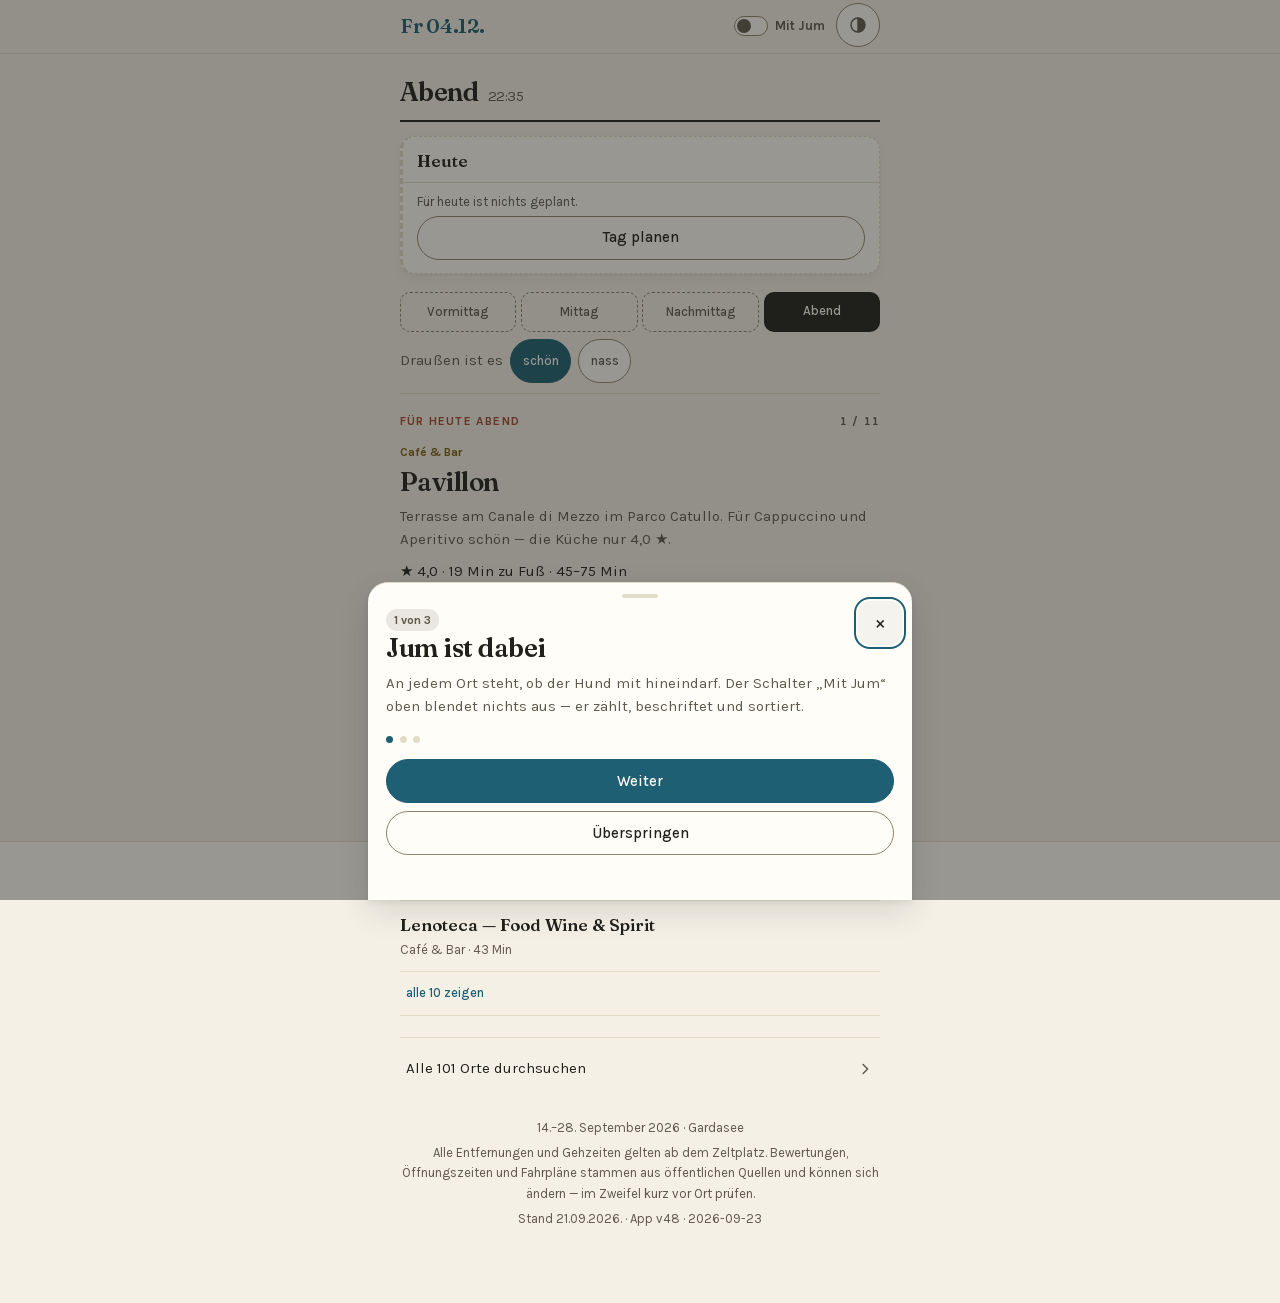
<file: index.html>
<!DOCTYPE html>
<html lang="de">
<head>
<meta charset="utf-8">
<meta name="viewport" content="width=device-width, initial-scale=1, viewport-fit=cover">
<title>Arilica — Peschiera del Garda</title>
<meta name="description" content="Arilica — Nachschlagewerk und Reiseplaner für Peschiera del Garda: Essen, Café, Sehen, Ausflüge und Praktisches — mit Hundefilter.">
<meta name="color-scheme" content="light dark">
<meta name="theme-color" content="#F4F0E6" media="(prefers-color-scheme: light)">
<meta name="theme-color" content="#14150F" media="(prefers-color-scheme: dark)">

<link rel="manifest" href="./manifest.webmanifest">
<link rel="icon" href="./icons/favicon-32.png" sizes="32x32">
<link rel="apple-touch-icon" href="./icons/apple-touch-icon.png">
<meta name="apple-mobile-web-app-capable" content="yes">
<meta name="apple-mobile-web-app-status-bar-style" content="default">
<meta name="apple-mobile-web-app-title" content="Arilica">

<!-- iOS-Startbilder (Portrait) -->
<link rel="apple-touch-startup-image" href="./icons/splash-1179x2556.png" media="(device-width:393px) and (device-height:852px) and (-webkit-device-pixel-ratio:3)">
<link rel="apple-touch-startup-image" href="./icons/splash-1170x2532.png" media="(device-width:390px) and (device-height:844px) and (-webkit-device-pixel-ratio:3)">
<link rel="apple-touch-startup-image" href="./icons/splash-1290x2796.png" media="(device-width:430px) and (device-height:932px) and (-webkit-device-pixel-ratio:3)">
<link rel="apple-touch-startup-image" href="./icons/splash-1284x2778.png" media="(device-width:428px) and (device-height:926px) and (-webkit-device-pixel-ratio:3)">
<link rel="apple-touch-startup-image" href="./icons/splash-1125x2436.png" media="(device-width:375px) and (device-height:812px) and (-webkit-device-pixel-ratio:3)">
<link rel="apple-touch-startup-image" href="./icons/splash-1242x2688.png" media="(device-width:414px) and (device-height:896px) and (-webkit-device-pixel-ratio:3)">
<link rel="apple-touch-startup-image" href="./icons/splash-828x1792.png" media="(device-width:414px) and (device-height:896px) and (-webkit-device-pixel-ratio:2)">
<link rel="apple-touch-startup-image" href="./icons/splash-750x1334.png" media="(device-width:375px) and (device-height:667px) and (-webkit-device-pixel-ratio:2)">

<!-- Keine externe Quelle mehr. Die Schriften liegen seit v23 unter ./fonts/;
     das Stylesheet von fonts.googleapis.com blockierte das erste Rendern.
     Vorgeladen wird nur, was sicher gebraucht wird: die beiden latin-Dateien.
     latin-ext holt der Browser selbst, sobald ein Zeichen daraus vorkommt.
     crossorigin ist auch bei eigenen Schriften Pflicht -- ohne das Attribut
     laedt der Browser die Datei ein zweites Mal. -->
<link rel="preload" as="font" type="font/woff2" crossorigin href="./fonts/fraunces-latin.woff2">
<link rel="preload" as="font" type="font/woff2" crossorigin href="./fonts/karla-latin.woff2">

<link rel="stylesheet" href="./style.css">
</head>
<body>

<a class="skip" href="#main">Zum Inhalt springen</a>

<!-- Start- und Fehlerzustand.

     Bis v23 stand hier ein drehender Kreis. Der sagt "warte", ein Geruest
     sagt "so wird es aussehen" -- und am See mit einem Balken Empfang ist
     das der Unterschied zwischen "laedt" und "kaputt". Die Formen unten
     bilden nach, was danach wirklich kommt: Kopfzeile, Filterzeile, dann
     Karten mit Name, zwei Marken und zwei Textzeilen.

     aria-hidden, weil ein Vorleser mit leeren Kaesten nichts anfangen kann.
     Was er braucht, steht in .boot__msg, und die traegt role="status" --
     ohne das bliebe ein Fehler beim Laden fuer ihn stumm.

     Im Fehlerfall setzt app.js .boot--fehler: dann verschwindet das Geruest.
     Es weiter zu zeigen waere ein Versprechen, das die App nicht mehr
     einloest. -->
<div id="boot" class="boot">
  <div class="boot__msg" role="status">
    <h2 id="boot-title">Arilica</h2>
    <p id="boot-text">Daten werden geladen&hellip;</p>
    <button type="button" class="btn btn--primary" id="boot-retry" hidden>Erneut versuchen</button>
  </div>
  <div class="boot__skel" id="boot-skel" aria-hidden="true">
    <div class="skel skel--kopf"></div>
    <div class="skel skel--chips"></div>
    <div class="skel skel--karte"></div>
    <div class="skel skel--karte"></div>
    <div class="skel skel--karte"></div>
  </div>
</div>

<div id="app" hidden>

  <!-- Der Kopf liegt fix, nicht sticky: beim Einklappen wuerde ein sticky
       Kopf Platz aus dem Fluss nehmen und die Liste unter dem Finger
       wegspringen. .main traegt dafuer --bar-full als Abstand oben. -->
  <header class="bar">
    <!-- Faehrt beim Scrollen nach unten weg, die Filterzeile bleibt stehen. -->
    <div class="bar__top" id="bar-top">
      <div class="wrap">
        <div class="bar__row">
          <!-- Inhalt setzt render() je Ansicht: seit v35 steht hier, wo man
               ist und was gerade gilt, statt auf allen vier Ansichten
               derselbe App-Name. -->
          <h1 class="bar__title" id="bar-title"><em>Peschiera</em> kompakt</h1>
          <button type="button" class="switch" id="jum-btn" role="switch" aria-checked="false">
            <span class="switch__box" aria-hidden="true"><span class="switch__knob"></span></span>
            <span class="switch__lbl">Mit Jum</span>
          </button>
          <!-- Inhalt setzt applyTheme() beim Start neu, samt Symbol und Ziel. -->
          <button type="button" class="icon-btn" id="theme-btn" aria-live="polite">
            <span class="sr-only">Farbschema umschalten</span>
          </button>
        </div>

        <div class="search" id="search-wrap">
          <svg class="search__icon" viewBox="0 0 24 24" aria-hidden="true">
            <circle cx="11" cy="11" r="7"/><line x1="16.5" y1="16.5" x2="21" y2="21"/>
          </svg>
          <input type="search" id="q" class="search__input" enterkeyhint="search"
                 autocomplete="off" autocorrect="off" spellcheck="false"
                 placeholder="Name, Adresse, Notiz, Tag"
                 aria-label="Orte durchsuchen">
          <button type="button" class="search__clear" id="q-clear" hidden aria-label="Suche löschen">&times;</button>
        </div>
      </div>
    </div>

    <!-- Eine Zeile statt zweier scrollender Chipreihen: ein Knopf fuer alle
         Filter, daneben nur die, die gerade an sind, rechts die Sortierung. -->
    <div class="filterbar" id="filters">
      <div class="wrap filterbar__wrap">
        <button type="button" class="chip chip--filter" id="chip-filter" aria-haspopup="dialog"></button>
        <div class="filterbar__active" id="active-filters"></div>
        <button type="button" class="chip chip--map" id="map-btn"></button>
        <button type="button" class="chip chip--sort" id="sort-btn"></button>
      </div>
    </div>
  </header>

  <main class="main" id="main">
    <div class="wrap">
      <div class="inbox" id="inbox" hidden role="region" aria-labelledby="inbox-t">
        <h2 class="inbox__t" id="inbox-t">Liste erhalten</h2>
        <p class="inbox__x" id="inbox-x"></p>
        <!-- Was in der Liste steckt, Zeile fuer Zeile. Bis v39 stand hier
             ein Satz mit zwei Zahlen; Notizen, Tage und Hundregeln fuhren
             ungenannt mit. -->
        <ul class="inbox__was" id="inbox-was"></ul>
        <!-- Zwei Knoepfe seit v40: der empfohlene Weg zuerst, der folgenlose
             danach. "Meine ersetzen" ist fortgefallen -- die Zusammenfuehrung
             entscheidet jetzt Feld fuer Feld nach Datum, und damit gibt es
             nichts mehr, wofuer man einen destruktiven Knopf braeuchte. -->
        <div class="inbox__acts">
          <button type="button" class="btn btn--primary btn--wide" id="inbox-merge">Zusammenführen</button>
          <button type="button" class="btn btn--wide" id="inbox-cancel">Verwerfen</button>
        </div>
      </div>

      <div class="sharebar" id="sharebar" hidden>
        <p class="sharebar__t" id="sharebar-t"></p>
        <button type="button" class="btn" id="share-btn"></button>
      </div>

      <div class="meta" id="meta-row">
        <p id="count" role="status" aria-live="polite"></p>
      </div>

      <!-- Die Bruecke zum Wissen. Sie erscheint nur, wenn ein Suchbegriff
           auch dort Treffer hat: seit v38 liegt das Wissen in einer eigenen
           Datei, und wer "hund zug" sucht, bekam bis dahin nur Orte -- die
           Antwort stand im Wissen und blieb unsichtbar. render() fuellt sie. -->
      <div class="wissbr" id="wissbr" hidden></div>

      <div class="today" id="today" hidden></div>
      <div class="list" id="list"></div>
      <!-- Leaflet wird erst beim ersten Oeffnen geladen, siehe ladeKarte(). -->
      <div class="map" id="map" hidden></div>
      <p class="map__note" id="map-note" hidden></p>

      <!-- Das Ergebnis-Sheet der vollflaechigen Karte. Drei Rastpunkte:
           klein (nur die Zahl), mittel, gross. Es liegt UEBER der Karte und
           UNTER der Reiterleiste -- eine Liste, die die Navigation verdeckt,
           waere eine Sackgasse. render() fuellt es. -->
      <section class="mapsheet" id="mapsheet" hidden aria-label="Treffer auf der Karte">
        <button type="button" class="mapsheet__grip" id="mapsheet-grip">
          <span class="mapsheet__bar" aria-hidden="true"></span>
          <span class="mapsheet__t" id="mapsheet-t"></span>
        </button>
        <div class="mapsheet__l" id="mapsheet-l"></div>
      </section>
      <div id="info"></div>

      <div class="empty" id="empty" hidden>
        <h2 id="empty-h">Nichts gefunden</h2>
        <p id="empty-p"></p>
        <button type="button" class="btn" id="empty-reset">Filter zurücksetzen</button>
      </div>

      <footer class="foot">
        <p id="foot-sub"></p>
        <p id="foot-note"></p>
        <p id="foot-offline"></p>
      </footer>
    </div>
  </main>

  <nav class="tabs" aria-label="Ansicht">
    <div class="tabs__inner" id="tabs"></div>
  </nav>
</div>

<div id="scrim" class="scrim" hidden></div>
<section id="sheet" class="sheet" role="dialog" aria-modal="true" aria-labelledby="sheet-name" hidden>
  <div class="sheet__grip" id="grip" aria-hidden="true"><span></span></div>
  <button type="button" class="sheet__close" id="sheet-close" aria-label="Schließen">&times;</button>
  <div class="sheet__body" id="sheet-body"></div>
</section>

<script src="./app.js"></script>
</body>
</html>
</file>
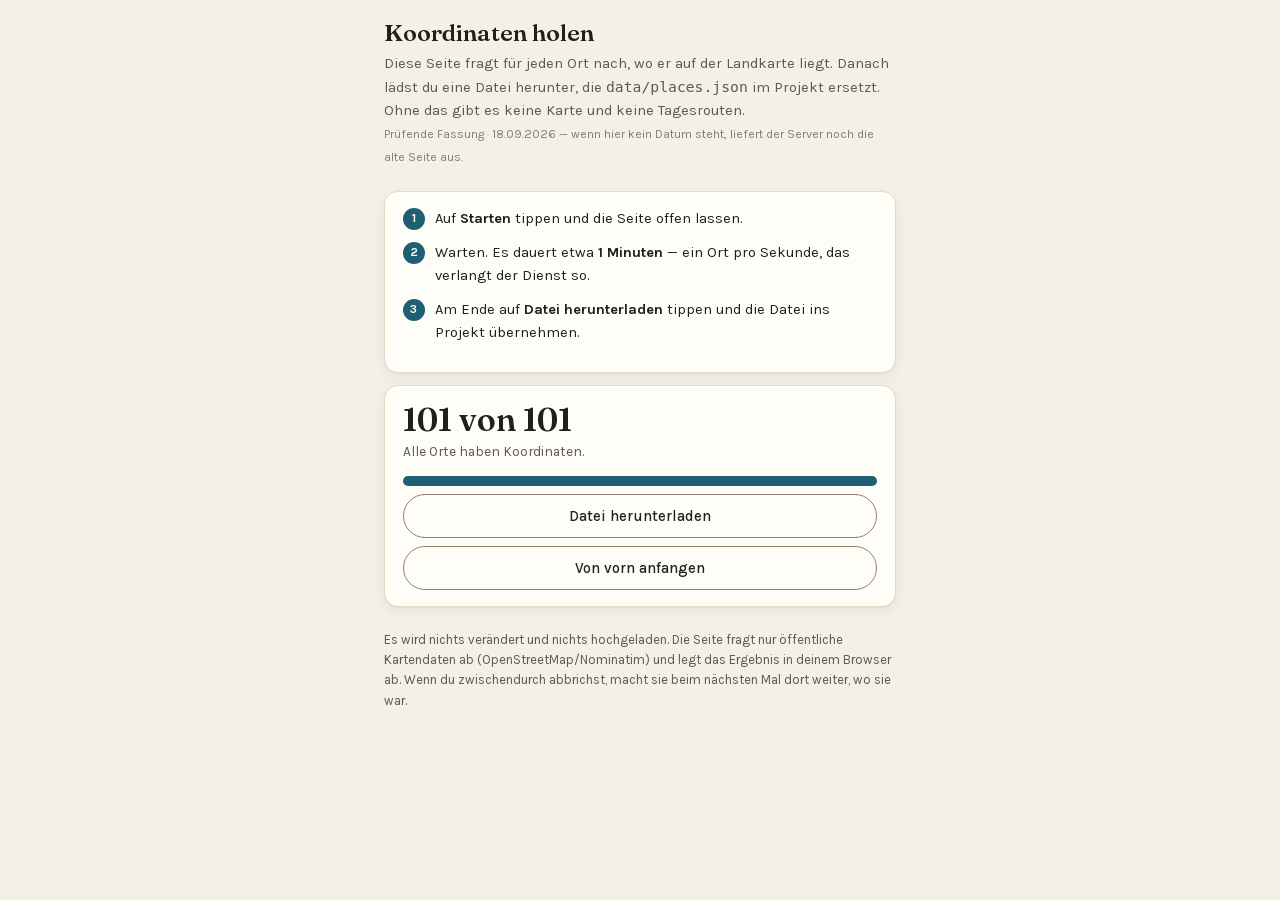
<file: koordinaten.html>
<!DOCTYPE html>
<html lang="de">
<head>
<meta charset="utf-8">
<meta name="viewport" content="width=device-width, initial-scale=1">
<title>Koordinaten holen — Arilica</title>
<link rel="stylesheet" href="./style.css">
<style>
  .k { max-width: 34rem; margin-inline: auto; padding: 1.2rem 1rem 3rem; }
  .k h1 { font-size: 1.45rem; margin-bottom: .4rem; }
  .k__lead { color: var(--soft); font-size: .92rem; margin-bottom: 1.4rem; }
  .k__box { background: var(--card); border: 1px solid var(--line); border-radius: var(--r-card);
    padding: 1rem 1.1rem; margin-bottom: .8rem; box-shadow: var(--shadow); }
  .k__big { font-size: 2rem; font-family: var(--font-head); font-weight: 600; line-height: 1.1; }
  .k__sub { color: var(--soft); font-size: .86rem; margin-top: .2rem; }
  .bar2 { height: 10px; border-radius: 5px; background: var(--line); overflow: hidden; margin: .9rem 0 .5rem; }
  .bar2 i { display: block; height: 100%; width: 0; background: var(--lake); transition: width .3s ease; }
  .k__acts { display: grid; gap: .5rem; margin-top: .5rem; }
  .log { font-family: ui-monospace, Menlo, monospace; font-size: .74rem; line-height: 1.5;
    max-height: 15rem; overflow-y: auto; background: var(--bg); border: 1px solid var(--line);
    border-radius: 10px; padding: .6rem .7rem; margin-top: .8rem; }
  .log b { color: var(--verde-ink); font-weight: 600; }
  .log s { color: var(--brick); text-decoration: none; }
  .k__note { font-size: .82rem; color: var(--soft); margin-top: 1.4rem; }
  .k__step { display: flex; gap: .6rem; align-items: flex-start; margin-bottom: .7rem; font-size: .92rem; }
  .k__step span:first-child { flex: 0 0 1.4rem; height: 1.4rem; border-radius: 50%;
    background: var(--lake); color: var(--card); display: grid; place-items: center;
    font-size: .78rem; font-weight: 700; }
</style>
</head>
<body>
<div class="k">
  <h1>Koordinaten holen</h1>
  <p class="k__lead">
    Diese Seite fragt für jeden Ort nach, wo er auf der Landkarte liegt. Danach lädst du
    eine Datei herunter, die <code>data/places.json</code> im Projekt ersetzt. Ohne das
    gibt es keine Karte und keine Tagesrouten.
    <br><small style="opacity:.75">Prüfende Fassung · 18.09.2026 — wenn hier kein Datum steht,
    liefert der Server noch die alte Seite aus.</small>
  </p>

  <div class="k__box">
    <div class="k__step"><span>1</span><span>Auf <b>Starten</b> tippen und die Seite offen lassen.</span></div>
    <div class="k__step"><span>2</span><span>Warten. Es dauert etwa <b id="eta">8 Minuten</b> — ein Ort pro Sekunde, das verlangt der Dienst so.</span></div>
    <div class="k__step"><span>3</span><span>Am Ende auf <b>Datei herunterladen</b> tippen und die Datei ins Projekt übernehmen.</span></div>
  </div>

  <div class="k__box">
    <div class="k__big" id="count">…</div>
    <div class="k__sub" id="sub">wird geladen</div>
    <div class="bar2"><i id="bar"></i></div>
    <div class="k__acts">
      <button type="button" class="btn btn--primary btn--wide" id="start">Starten</button>
      <button type="button" class="btn btn--wide" id="dl" hidden>Datei herunterladen</button>
      <button type="button" class="btn btn--wide" id="retry" hidden>Nicht gefundene erneut versuchen</button>
      <button type="button" class="btn btn--wide" id="reset" hidden>Von vorn anfangen</button>
    </div>
    <div class="log" id="log" hidden></div>
  </div>

  <p class="k__note">
    Es wird nichts verändert und nichts hochgeladen. Die Seite fragt nur öffentliche
    Kartendaten ab (OpenStreetMap/Nominatim) und legt das Ergebnis in deinem Browser ab.
    Wenn du zwischendurch abbrichst, macht sie beim nächsten Mal dort weiter, wo sie war.
  </p>
</div>

<script>
(function () {
  'use strict';

  var DATA = './data/places.json';
  var PAUSE = 1100;                 // ms — Nominatim erlaubt 1 Anfrage pro Sekunde
  var LS = 'pk.coords';
  var REGELN = 3;      /* hochzaehlen, wenn sich die Pruefregeln aendern */

  var $ = function (id) { return document.getElementById(id); };
  var data = null, found = {}, failed = {}, failedAddr = {}, running = false, stop = false;

  try {
    var raw = JSON.parse(localStorage.getItem(LS) || '{}') || {};
    /* alte Fassung speicherte nur die Treffer */
    found = raw.found || raw;
    failed = raw.failed || {};
    failedAddr = raw.failedAddr || {};
    /* Nach einer Regelaenderung duerfen frueher Abgelehnte nicht dauerhaft
       haengen bleiben — sonst tut ein zweiter Lauf gar nichts mehr. */
    if (raw.regeln !== REGELN) { failed = {}; failedAddr = {}; }
  } catch (e) { found = {}; failed = {}; failedAddr = {}; }

  function save() {
    try { localStorage.setItem(LS, JSON.stringify({ found: found, failed: failed, failedAddr: failedAddr, regeln: REGELN })); }
    catch (e) {}
  }

  function todo() {
    return data.places.filter(function (p) {
      return !p.geo && !found[p.id] && !failed[p.id];
    });
  }

  function done() {
    return data.places.filter(function (p) { return p.geo || found[p.id]; }).length;
  }

  function paint() {
    var n = data.places.length, d = done();
    $('count').textContent = d + ' von ' + n;
    var f = Object.keys(failed).length;
    $('sub').textContent = running ? 'läuft…'
      : d === n ? 'Alle Orte haben Koordinaten.'
      : (todo().length ? 'noch ' + todo().length + ' offen' : 'fertig')
        + (f ? ' · ' + f + ' nicht gefunden' : '');
    $('bar').style.width = (d / n * 100) + '%';
    $('eta').textContent = Math.max(1, Math.round(todo().length * PAUSE / 60000)) + ' Minuten';
    $('dl').hidden = d === 0;
    $('reset').hidden = d === 0 || running;
    /* Ohne diesen Knopf gab es aus einem Fehlschlag keinen Weg zurueck ausser
       "Von vorn anfangen" — und das wirft die schon geholten Treffer weg. */
    $('retry').hidden = !f || running;
    $('start').hidden = d === n && !running;
    /* Waehrend des Laufs ist derselbe Knopf die Notbremse — nicht sperren. */
    $('start').textContent = running ? 'Anhalten' : (d > 0 ? 'Weitermachen' : 'Starten');
    $('start').classList.toggle('btn--primary', !running);
    $('start').disabled = false;
  }

  function log(msg, cls) {
    var el = $('log');
    el.hidden = false;
    var line = document.createElement('div');
    if (cls) { var t = document.createElement(cls); t.textContent = msg; line.appendChild(t); }
    else line.textContent = msg;
    el.appendChild(line);
    el.scrollTop = el.scrollHeight;
  }

  /* --- Plausibilitaetspruefung ---------------------------------------
     Beim ersten Durchlauf sind drei Orte falsch verortet worden. Zwei Regeln,
     an den vorhandenen Daten geeicht, haetten alle drei abgefangen:

     1. Ortsname. Steht in der Adresse ein Ort, muss er auch im Ergebnis
        vorkommen. "Via F. Fontana 32, Lazise" darf nicht in Peschiera landen.
     2. Entfernung. Die Luftlinie kann nie laenger sein als die gemessene
        Strassenentfernung aus distance_km. Mit etwas Spielraum, weil kurze
        Strecken grob gerundet sind.

     Eine Untergrenze fuer die Entfernung waere untauglich: 17 korrekte Orte
     liegen unter jedem Schwellenwert, der die falschen faengt. */

  var BOX = { lonMin: 10.35, latMax: 45.95, lonMax: 11.15, latMin: 45.05 };

  function nrm(x) {
    return String(x || '').toLowerCase()
      .normalize('NFD').replace(/[\u0300-\u036f]/g, '')
      .replace(/[^a-z0-9 ]/g, ' ').replace(/\s+/g, ' ').trim();
  }

  var TOWNS = [];
  function buildTowns() {
    var seen = {};
    data.places.forEach(function (p) {
      var a = (p.address || '').trim();
      if (a.indexOf(',') < 0) return;
      var t = a.split(',').pop().trim();
      if (t && !seen[nrm(t)]) { seen[nrm(t)] = 1; TOWNS.push(t); }
    });
    /* laengere Namen zuerst, damit "Colà di Lazise" vor "Lazise" greift */
    TOWNS.sort(function (a, b) { return b.length - a.length; });
  }

  function townOf(p) {
    var raw = (p.address || '').trim();
    var a = nrm(raw);
    if (!a) return null;
    for (var i = 0; i < TOWNS.length; i++) {
      if (a.indexOf(nrm(TOWNS[i])) >= 0) return TOWNS[i];
    }
    /* Adressen ohne Komma, die wie ein Ortsname aussehen: kurz, keine Ziffern,
       kein Strassen- oder Wegwort am Anfang. Faengt Faelle wie
       "Ponti sul Mincio", die sonst ungeprueft durchlaufen. */
    if (raw.indexOf(',') < 0 && !/\d/.test(raw)) {
      var w = raw.split(/\s+/);
      if (w.length <= 4 && !/^(via|piazza|ab|start|localita|località|centro|spitze|parco|lungolago|imbarcadero|festung)$/i.test(w[0])) {
        return raw;
      }
    }
    return null;
  }

  function km(a, b) {
    var R = 6371, r = function (x) { return x * Math.PI / 180; };
    var dLat = r(b.lat - a.lat), dLon = r(b.lon - a.lon);
    var h = Math.sin(dLat / 2) * Math.sin(dLat / 2)
          + Math.cos(r(a.lat)) * Math.cos(r(b.lat)) * Math.sin(dLon / 2) * Math.sin(dLon / 2);
    return 2 * R * Math.asin(Math.sqrt(h));
  }

  /* Fuellwoerter, die in italienischen Ortsnamen nichts unterscheiden. */
  var FUELL = { di:1, del:1, della:1, delle:1, dei:1, degli:1, sul:1, sulla:1,
                sui:1, alla:1, al:1, il:1, la:1, le:1, lo:1, da:1, e:1, in:1 };

  /* Ortsteile nennt der Dienst oft nur mit der Gemeinde: "Colà di Lazise"
     kommt als "Colà, Lazise, Verona" zurueck. Deshalb wird nicht die ganze
     Zeichenkette verlangt, sondern mindestens ein aussagekraeftiges Wort. */
  function ortPasst(town, displayName) {
    var dn = nrm(displayName);
    var woerter = nrm(town).split(' ').filter(function (w) {
      return w.length >= 4 && !FUELL[w];
    });
    if (!woerter.length) return true;            /* nichts Pruefbares */
    for (var i = 0; i < woerter.length; i++) {
      if (dn.indexOf(woerter[i]) >= 0) return true;
    }
    return false;
  }

  /* Gibt null zurueck, wenn der Treffer passt — sonst den Ablehnungsgrund. */
  function reject(p, hit, displayName) {
    var t = townOf(p);
    if (t && !ortPasst(t, displayName)) {
      return 'liegt nicht in ' + t;
    }
    var base = data.meta && data.meta.base_geo;
    if (base && typeof p.distance_km === 'number' && p.distance_km > 0) {
      var luft = km(base, hit);
      var grenze = p.distance_km * 1.15 + 0.5;
      if (luft > grenze) {
        return 'zu weit weg (' + luft.toFixed(1) + ' km Luftlinie bei '
             + p.distance_km + ' km Strasse)';
      }
    }
    return null;
  }

  /* Von genau nach grob — die erste Anfrage, die etwas findet, gewinnt. */
  function queries(p) {
    var out = [], addr = (p.address || '').trim();
    if (addr) {
      out.push(addr + ', Italia');
      var noNr = addr.replace(/\s+\d+[\/\w]*(?=,|$)/, '');
      if (noNr !== addr) out.push(noNr + ', Italia');
    }
    if (p.name) {
      var parts = addr.split(',');
      var town = parts.length ? parts[parts.length - 1].trim() : '';
      out.push(town ? p.name + ', ' + town + ', Italia' : p.name + ', Italia');
    }
    var seen = {}, uniq = [];
    out.forEach(function (q) { if (q && !seen[q]) { seen[q] = 1; uniq.push(q); } });
    return uniq;
  }

  function ask(q) {
    var url = 'https://nominatim.openstreetmap.org/search'
      + '?format=jsonv2&limit=3&countrycodes=it&accept-language=de'
      /* auf die Reisegegend eingegrenzt — verhindert Treffer in halb Italien */
      + '&viewbox=' + BOX.lonMin + ',' + BOX.latMax + ',' + BOX.lonMax + ',' + BOX.latMin
      + '&bounded=1'
      + '&q=' + encodeURIComponent(q);
    return fetch(url, { headers: { 'Accept': 'application/json' } }).then(function (r) {
      if (!r.ok) throw new Error('HTTP ' + r.status);
      return r.json();
    }).then(function (hits) {
      if (!hits || !hits.length) return [];
      return hits.map(function (h) {
        return { geo: { lat: Number(Number(h.lat).toFixed(6)),
                        lon: Number(Number(h.lon).toFixed(6)) },
                 name: h.display_name || '' };
      });
    });
  }

  function wait(ms) { return new Promise(function (r) { setTimeout(r, ms); }); }

  function run() {
    var list = todo();
    if (!list.length) {
      running = false; paint();
      /* Vorher passierte hier stillschweigend nichts: wer auf "Weitermachen"
         tippte, sah keine Reaktion und musste raten, ob die Seite kaputt ist. */
      var f = Object.keys(failed).length;
      log(f ? 'Nichts mehr zu holen — ' + f + ' Orte gelten als nicht gefunden. '
            + 'Mit „Nicht gefundene erneut versuchen" fragt die Seite sie noch einmal.'
            : 'Nichts mehr zu holen — alle Orte sind versorgt.', 'b');
      return Promise.resolve();
    }

    running = true; stop = false; paint();
    log('Starte mit ' + list.length + ' Orten…');

    var i = 0;
    function next() {
      if (stop || i >= list.length) {
        running = false; paint();
        if (stop) { log('angehalten'); return Promise.resolve(); }
        var ids = Object.keys(failed);
        log('fertig — jetzt die Datei herunterladen', 'b');
        if (ids.length) {
          log('');
          log(ids.length + ' Orte ohne Koordinate — von Hand aus Google Maps nachtragen:');
          ids.forEach(function (id) {
            var pl = null;
            for (var k = 0; k < data.places.length; k++) if (data.places[k].id === id) pl = data.places[k];
            log('   ' + (pl ? pl.name : id) + failed[id], 's');
          });
        }
        return Promise.resolve();
      }

      var p = list[i++];
      var qs = queries(p), qi = 0;

      var gruende = [];

      function tryOne() {
        if (qi >= qs.length) {
          var warum = gruende.length ? ' — ' + gruende[0] : ' — nichts gefunden';
          failed[p.id] = warum;
          failedAddr[p.id] = p.address || '';
          save();
          log('✗ ' + p.name + warum, 's');
          return wait(PAUSE).then(next);
        }
        var q = qs[qi++];
        return ask(q).then(function (hits) {
          for (var i = 0; i < hits.length; i++) {
            var grund = reject(p, hits[i].geo, hits[i].name);
            if (!grund) {
              found[p.id] = hits[i].geo;
              delete failed[p.id]; delete failedAddr[p.id];
              save(); paint();
              log('✓ ' + p.name);
              return wait(PAUSE).then(next);
            }
            if (gruende.indexOf(grund) < 0) gruende.push(grund);
          }
          return wait(PAUSE).then(tryOne);
        }).catch(function (err) {
          log('… ' + p.name + ' — ' + err.message + ', neuer Versuch');
          return wait(3000).then(tryOne);
        });
      }
      return tryOne();
    }
    return next();
  }

  /* Ein frueherer Lauf kann Treffer gespeichert haben, die den heutigen Regeln
     nicht standhalten — etwa die drei nachweislich falschen Punkte. Beim Laden
     aussortieren, sonst landen sie ungeprueft wieder in der Datei. */
  function pruefeGemerktes() {
    var raus = [];
    var base = data.meta && data.meta.base_geo;

    data.places.forEach(function (p) {
      var g = found[p.id];
      if (!g) return;

      /* Punkte, die inzwischen in der Datei stehen, braucht der Speicher nicht */
      if (p.geo) { delete found[p.id]; return; }

      /* Der Ergebnistext des Dienstes ist nicht mitgespeichert, die Ortsregel
         laesst sich also nicht nachholen. Die Entfernungsregel schon — und die
         faengt genau die Punkte, die zu weit weg liegen. */
      if (base && typeof p.distance_km === 'number' && p.distance_km > 0) {
        var luft = km(base, g);
        var grenze = p.distance_km * 1.15 + 0.5;
        if (luft > grenze) {
          delete found[p.id];
          raus.push(p.name + ' — ' + luft.toFixed(1) + ' km Luftlinie bei '
                    + p.distance_km + ' km Strasse');
        }
      }
    });

    /* Ein Fehlschlag gilt nur fuer die Adresse, gegen die er entstanden ist.
       Wird sie praeziser gefasst -- genau das verlangt die Pruefliste fuer
       Festung, Bahnhof, Anleger und das Ammazza --, muss der Ort wieder in die
       Warteschlange. Fehlschlaege aus der Zeit vor dieser Notiz tragen keine
       Adresse und verfallen deshalb einmalig. */
    var neueAdresse = [];
    Object.keys(failed).forEach(function (id) {
      var pl = null;
      for (var k = 0; k < data.places.length; k++) if (data.places[k].id === id) pl = data.places[k];
      if (!pl || (failedAddr[id] || '') !== (pl.address || '')) {
        if (pl) neueAdresse.push(pl.name);
        delete failed[id]; delete failedAddr[id];
      }
    });

    /* Immer sichern: damit wird zugleich das alte Speicherformat migriert. */
    save();

    if (neueAdresse.length) {
      log(neueAdresse.length + ' Orte werden erneut gefragt, weil sich ihre '
        + 'Adresse geaendert hat:', 'b');
      neueAdresse.forEach(function (n) { log('   ' + n, 's'); });
    }

    if (raus.length) {
      log('Aus einem frueheren Lauf verworfen:');
      raus.forEach(function (r) { log('   ' + r, 's'); });
    }
  }

  function download() {
    var out = JSON.parse(JSON.stringify(data));
    out.places.forEach(function (p) { if (!p.geo && found[p.id]) p.geo = found[p.id]; });
    var missing = out.places.filter(function (p) { return !p.geo; }).length;
    var blob = new Blob([JSON.stringify(out, null, 2) + '\n'], { type: 'application/json' });
    var a = document.createElement('a');
    a.href = URL.createObjectURL(blob);
    a.download = 'places.json';
    document.body.appendChild(a); a.click(); a.remove();
    setTimeout(function () { URL.revokeObjectURL(a.href); }, 5000);
    log('Datei gespeichert' + (missing ? ' — ' + missing + ' Orte ohne Koordinaten' : ''), 'b');
  }

  $('start').addEventListener('click', function () {
    if (running) { stop = true; return; }
    run();
  });
  $('dl').addEventListener('click', download);
  $('retry').addEventListener('click', function () {
    var n = Object.keys(failed).length;
    failed = {}; failedAddr = {}; save(); paint();
    log(n + ' Orte werden beim naechsten Start erneut gefragt.', 'b');
  });
  $('reset').addEventListener('click', function () {
    if (!window.confirm('Alle bisher geholten Koordinaten verwerfen?')) return;
    found = {}; failed = {}; failedAddr = {}; save();
    $('log').innerHTML = ''; $('log').hidden = true; paint();
  });

  fetch(DATA, { cache: 'no-cache' }).then(function (r) { return r.json(); })
    .then(function (d) {
      data = d;
      buildTowns();
      pruefeGemerktes();
      paint();
    })
    .catch(function () {
      $('count').textContent = 'Fehler';
      $('sub').textContent = 'data/places.json nicht gefunden — läuft diese Seite im Projektordner?';
      $('start').hidden = true;
    });
})();
</script>
</body>
</html>
</file>
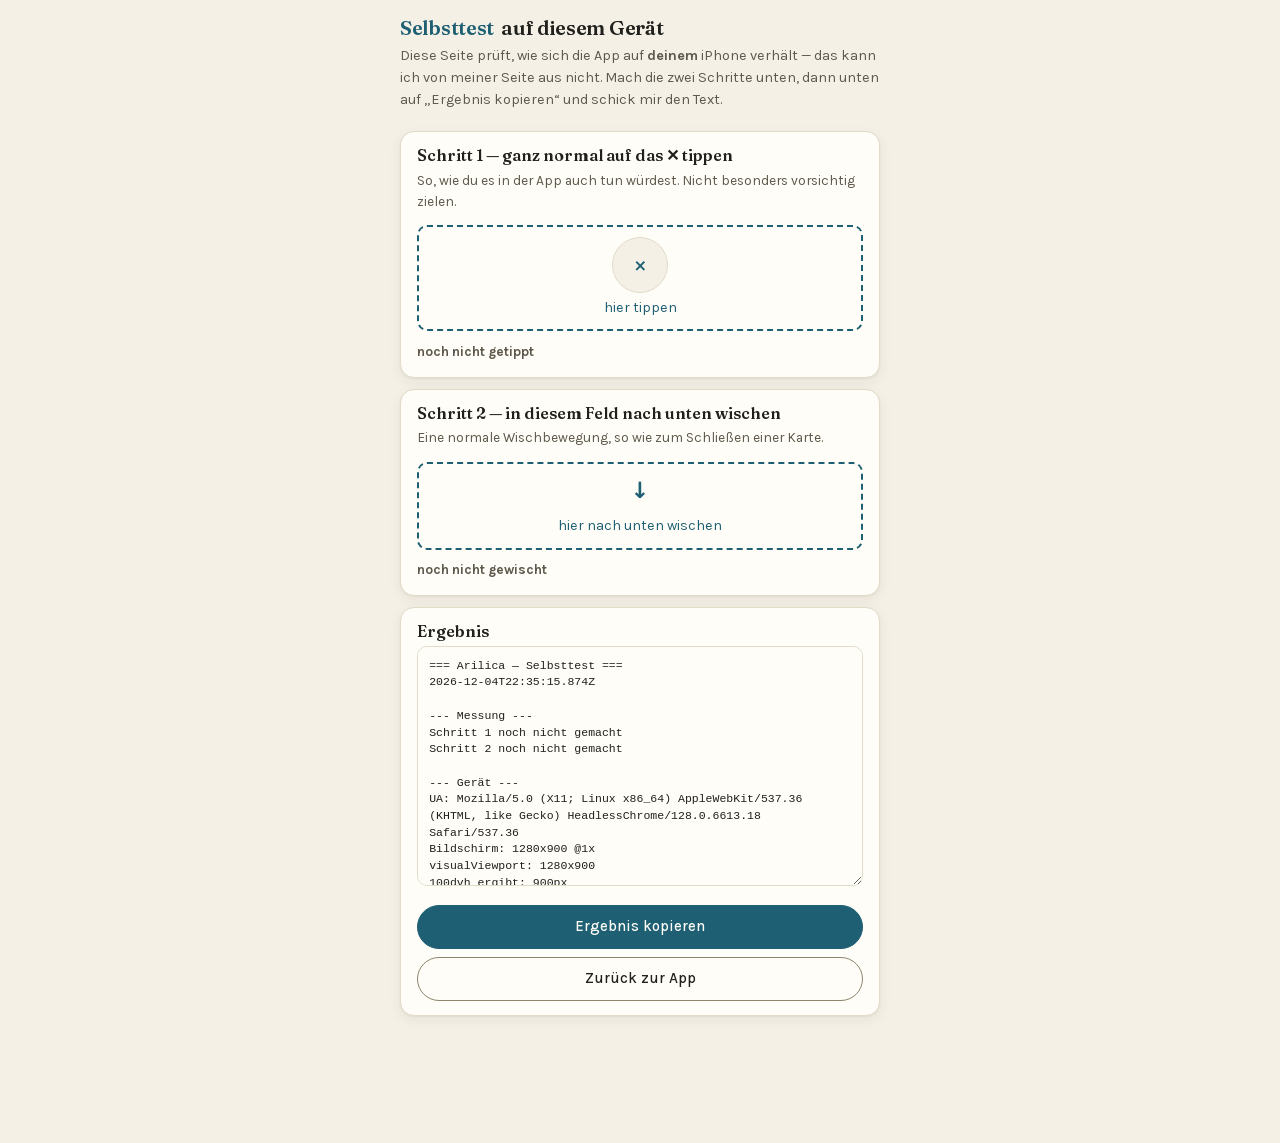
<file: selbsttest.html>
<!DOCTYPE html>
<html lang="de">
<head>
<meta charset="utf-8">
<meta name="viewport" content="width=device-width, initial-scale=1, viewport-fit=cover">
<title>Arilica — Selbsttest</title>
<meta name="color-scheme" content="light dark">
<!-- Schriften kommen ueber style.css aus ./fonts/, nicht mehr von Google. -->
<link rel="stylesheet" href="./style.css">
<style>
  .t-wrap { max-width: 32rem; margin-inline: auto; padding: 1rem 1rem 3rem; }
  .t-lead { font-size: .9rem; color: var(--soft); margin-bottom: 1.2rem; }
  .t-step {
    background: var(--card); border: 1px solid var(--line); border-radius: var(--r-card);
    padding: .9rem 1rem; margin-bottom: .7rem; box-shadow: var(--shadow);
  }
  .t-step h2 { font-size: 1rem; margin-bottom: .25rem; }
  .t-step p { font-size: .86rem; color: var(--soft); }
  .t-target {
    margin-top: .8rem; border: 2px dashed var(--lake); border-radius: 10px;
    min-height: 88px; display: grid; place-items: center; gap: .3rem;
    font-size: .9rem; color: var(--lake-ink); text-align: center; padding: .6rem;
    touch-action: none; user-select: none; -webkit-user-select: none;
  }
  .t-target b { font-size: 1.4rem; }
  .t-x { width: 56px; height: 56px; border-radius: 50%; border: 1px solid var(--line);
         background: var(--bg); font-size: 1.5rem; display: grid; place-items: center; }
  .t-res { margin-top: .6rem; font-size: .85rem; font-weight: 700; }
  .t-ok { color: var(--verde-ink); } .t-bad { color: var(--brick); } .t-wait { color: var(--soft); }
  .t-out { width: 100%; min-height: 15rem; font-family: ui-monospace, Menlo, monospace;
    font-size: .72rem; line-height: 1.45; padding: .7rem; border-radius: 10px;
    border: 1px solid var(--line); background: var(--card); color: var(--ink); }
  .t-actions { display: grid; gap: .5rem; margin-top: .7rem; }
</style>
</head>
<body>
<div class="t-wrap">
  <h1 class="bar__title" style="margin-bottom:.3rem"><em>Selbsttest</em> auf diesem Gerät</h1>
  <p class="t-lead">
    Diese Seite prüft, wie sich die App auf <b>deinem</b> iPhone verhält — das kann ich
    von meiner Seite aus nicht. Mach die zwei Schritte unten, dann unten auf
    „Ergebnis kopieren“ und schick mir den Text.
  </p>

  <div class="t-step">
    <h2>Schritt 1 — ganz normal auf das ✕ tippen</h2>
    <p>So, wie du es in der App auch tun würdest. Nicht besonders vorsichtig zielen.</p>
    <div class="t-target" id="tap-zone">
      <div class="t-x" id="tap-x">&times;</div>
      <span>hier tippen</span>
    </div>
    <p class="t-res t-wait" id="tap-res">noch nicht getippt</p>
  </div>

  <div class="t-step">
    <h2>Schritt 2 — in diesem Feld nach unten wischen</h2>
    <p>Eine normale Wischbewegung, so wie zum Schließen einer Karte.</p>
    <div class="t-target" id="swipe-zone"><b>↓</b><span>hier nach unten wischen</span></div>
    <p class="t-res t-wait" id="swipe-res">noch nicht gewischt</p>
  </div>

  <div class="t-step">
    <h2>Ergebnis</h2>
    <textarea class="t-out" id="out" readonly></textarea>
    <div class="t-actions">
      <button type="button" class="btn btn--primary btn--wide" id="copy">Ergebnis kopieren</button>
      <a class="btn btn--wide" href="./index.html">Zurück zur App</a>
    </div>
  </div>
</div>

<script>
(function () {
  'use strict';
  var taps = [], swipes = [], clickAfterMove = null, movesSeen = 0;

  function $(id) { return document.getElementById(id); }
  function r2(n) { return Math.round(n * 10) / 10; }

  /* --- Schritt 1: Wie stark wackelt der Finger bei einem normalen Tap? ---
     Wir ahmen die App nach: ab 12 px gilt es als Wischen. Zusätzlich messen
     wir, ob nach einem preventDefault() auf touchmove noch ein Klick kommt. */
  var z = $('tap-zone'), t0 = null, maxDy = 0, maxD = 0, prevented = false;

  z.addEventListener('touchstart', function (e) {
    var t = e.touches[0];
    t0 = { x: t.clientX, y: t.clientY, at: Date.now() };
    maxDy = 0; maxD = 0; prevented = false; clickAfterMove = null;
  }, { passive: true });

  z.addEventListener('touchmove', function (e) {
    if (!t0) return;
    movesSeen++;
    var t = e.touches[0];
    var dy = t.clientY - t0.y, dx = t.clientX - t0.x;
    maxDy = Math.max(maxDy, Math.abs(dy));
    maxD = Math.max(maxD, Math.sqrt(dx * dx + dy * dy));
    /* Genau das machte die App früher — und genau das verschluckt den Klick. */
    if (maxDy > 3 && e.cancelable) { e.preventDefault(); prevented = true; }
  }, { passive: false });

  z.addEventListener('touchend', function () {
    if (!t0) return;
    taps.push({ dy: r2(maxDy), d: r2(maxD), ms: Date.now() - t0.at, prevented: prevented });
    t0 = null;
    window.setTimeout(function () {
      var last = taps[taps.length - 1];
      if (last && clickAfterMove === null) clickAfterMove = false;
      paint();
    }, 350);
  }, { passive: true });

  $('tap-x').addEventListener('click', function () { clickAfterMove = true; paint(); });
  z.addEventListener('click', function () { if (clickAfterMove === null) clickAfterMove = true; paint(); });

  /* --- Schritt 2: Wischen --- */
  var s = $('swipe-zone'), s0 = null;
  s.addEventListener('touchstart', function (e) {
    s0 = { y: e.touches[0].clientY, at: Date.now(), max: 0, moves: 0 };
  }, { passive: true });
  s.addEventListener('touchmove', function (e) {
    if (!s0) return;
    s0.moves++;
    s0.max = Math.max(s0.max, e.touches[0].clientY - s0.y);
    if (e.cancelable) e.preventDefault();
  }, { passive: false });
  s.addEventListener('touchend', function () {
    if (!s0) return;
    swipes.push({ dy: r2(s0.max), ms: Date.now() - s0.at, moves: s0.moves });
    s0 = null; paint();
  }, { passive: true });

  /* --- Umgebung --- */
  function env() {
    var d = document.createElement('div');
    d.style.cssText = 'position:fixed;top:0;height:100dvh;padding:env(safe-area-inset-top)'
      + ' 0 env(safe-area-inset-bottom) 0;visibility:hidden';
    document.body.appendChild(d);
    var cs = getComputedStyle(d);
    var out = {
      dvh: cs.height, safeTop: cs.paddingTop, safeBottom: cs.paddingBottom
    };
    d.remove();
    return out;
  }

  function supports(prop, val) {
    try { return CSS.supports(prop, val); } catch (e) { return false; }
  }

  function fontState() {
    try {
      var list = [];
      document.fonts.forEach(function (f) { list.push(f.family + ':' + f.status); });
      return list.length ? list.join(', ') : 'keine registriert';
    } catch (e) { return 'nicht abfragbar'; }
  }

  function lsState() {
    try { localStorage.setItem('__t', '1'); localStorage.removeItem('__t'); return 'nutzbar'; }
    catch (e) { return 'GESPERRT (' + e.name + ')'; }
  }

  /* Welche Fassung der App liegt auf diesem Geraet wirklich? Beantwortet die
     Frage "alte Version im Offline-Speicher oder echter Fehler?" eindeutig. */
  var appVer = 'wird geprüft…';
  fetch('./app.js', { cache: 'no-cache' }).then(function (r) { return r.text(); })
    .then(function (t) {
      var m = /var VERSION = '([^']+)'/.exec(t);
      appVer = m ? m[1] : 'keine Versionsangabe gefunden';
      paint();
    }).catch(function () { appVer = 'app.js nicht lesbar'; paint(); });

  var swInfo = 'wird geprüft…';
  if ('serviceWorker' in navigator) {
    navigator.serviceWorker.getRegistration().then(function (reg) {
      swInfo = reg ? (navigator.serviceWorker.controller ? 'aktiv und steuert die Seite' : 'registriert, steuert noch nicht')
                   : 'nicht registriert';
      return caches.keys();
    }).then(function (keys) {
      swInfo += ' | Caches: ' + (keys && keys.length ? keys.join(', ') : 'keine');
      paint();
    }).catch(function () { swInfo = 'Fehler beim Abfragen'; paint(); });
  } else { swInfo = 'wird nicht unterstützt'; }

  function verdict() {
    var lines = [];
    if (taps.length) {
      var worst = taps.reduce(function (a, b) { return b.dy > a.dy ? b : a; });
      lines.push('Fingerwackler beim Tippen: max ' + worst.dy + ' px senkrecht, '
        + worst.d + ' px gesamt (' + taps.length + ' Versuche)');
      lines.push('  -> App-Schwelle 12 px: ' + (worst.dy >= 12
        ? 'ZU NIEDRIG, Taps werden als Wischen gewertet'
        : 'reicht aus'));
      lines.push('  touchmove ausgelöst: ' + (movesSeen ? 'ja (' + movesSeen + ')' : 'nein'));
      lines.push('  preventDefault gerufen: ' + (worst.prevented ? 'ja' : 'nein'));
      lines.push('  Klick kam trotzdem an: ' + (clickAfterMove === null ? '?' : clickAfterMove ? 'JA' : 'NEIN — das ist der Fehler'));
    } else {
      lines.push('Schritt 1 noch nicht gemacht');
    }
    if (swipes.length) {
      var sw = swipes[swipes.length - 1];
      lines.push('Wischen: ' + sw.dy + ' px in ' + sw.ms + ' ms, ' + sw.moves + ' Zwischenschritte');
      lines.push('  -> Schließschwelle 80 px: ' + (sw.dy > 80 ? 'erreicht' : 'NICHT erreicht'));
    } else {
      lines.push('Schritt 2 noch nicht gemacht');
    }
    return lines;
  }

  function paint() {
    var e = env();
    var txt = [
      '=== Arilica — Selbsttest ===',
      new Date().toISOString(),
      '',
      '--- Messung ---'
    ].concat(verdict()).concat([
      '',
      '--- Gerät ---',
      'UA: ' + navigator.userAgent,
      'Bildschirm: ' + window.innerWidth + 'x' + window.innerHeight
        + ' @' + (window.devicePixelRatio || 1) + 'x',
      'visualViewport: ' + (window.visualViewport
        ? Math.round(window.visualViewport.width) + 'x' + Math.round(window.visualViewport.height) : 'keins'),
      '100dvh ergibt: ' + e.dvh,
      'Safe Area oben/unten: ' + e.safeTop + ' / ' + e.safeBottom,
      'Vom Homescreen gestartet: ' + (navigator.standalone === true ? 'ja'
        : window.matchMedia('(display-mode: standalone)').matches ? 'ja (display-mode)' : 'nein'),
      'Dunkelmodus vom System: ' + (window.matchMedia('(prefers-color-scheme: dark)').matches ? 'ja' : 'nein'),
      'Bewegung reduzieren: ' + (window.matchMedia('(prefers-reduced-motion: reduce)').matches ? 'ja' : 'nein'),
      '',
      '--- Technik ---',
      'App-Version auf diesem Gerät: ' + appVer,
      'Service Worker: ' + swInfo,
      'localStorage: ' + lsState(),
      'Gemerkte Orte gespeichert: ' + (function () {
        try { return (JSON.parse(localStorage.getItem('pk.saved') || '[]')).length; }
        catch (x) { return '?'; } })(),
      'Schriften: ' + fontState(),
      'CSS dvh: ' + supports('height', '100dvh'),
      'CSS color-mix: ' + supports('color', 'color-mix(in srgb, red 50%, blue)'),
      'CSS :has: ' + supports('selector(:has(a))'),
      'CSS overscroll-behavior: ' + supports('overscroll-behavior', 'contain'),
      'CSS touch-action: ' + supports('touch-action', 'none'),
      'CSS scroll-padding: ' + supports('scroll-padding-top', '10px')
    ]).join('\n');

    $('out').value = txt;

    var tr = $('tap-res');
    if (!taps.length) { tr.className = 't-res t-wait'; tr.textContent = 'noch nicht getippt'; }
    else {
      var w = taps.reduce(function (a, b) { return b.dy > a.dy ? b : a; });
      var good = clickAfterMove !== false;
      tr.className = 't-res ' + (good ? 't-ok' : 't-bad');
      tr.textContent = (good ? '✓' : '✗') + ' Wackler ' + w.dy + ' px · Klick '
        + (clickAfterMove === false ? 'wurde verschluckt' : 'kam an')
        + ' · ' + taps.length + ' Versuch(e)';
    }

    var sr = $('swipe-res');
    if (!swipes.length) { sr.className = 't-res t-wait'; sr.textContent = 'noch nicht gewischt'; }
    else {
      var last = swipes[swipes.length - 1];
      sr.className = 't-res ' + (last.dy > 80 ? 't-ok' : 't-bad');
      sr.textContent = (last.dy > 80 ? '✓' : '✗') + ' ' + last.dy + ' px in ' + last.ms + ' ms';
    }
  }

  $('copy').addEventListener('click', function () {
    var el = $('out');
    var done = function (ok) {
      $('copy').textContent = ok ? 'Kopiert ✓' : 'Text oben markieren und kopieren';
      window.setTimeout(function () { $('copy').textContent = 'Ergebnis kopieren'; }, 2500);
    };
    if (navigator.clipboard && navigator.clipboard.writeText) {
      navigator.clipboard.writeText(el.value).then(function () { done(true); }, function () { done(false); });
    } else {
      el.removeAttribute('readonly'); el.select(); el.setSelectionRange(0, 99999);
      try { done(document.execCommand('copy')); } catch (e) { done(false); }
      el.setAttribute('readonly', '');
    }
  });

  paint();
  window.addEventListener('resize', paint);
})();
</script>
</body>
</html>
</file>
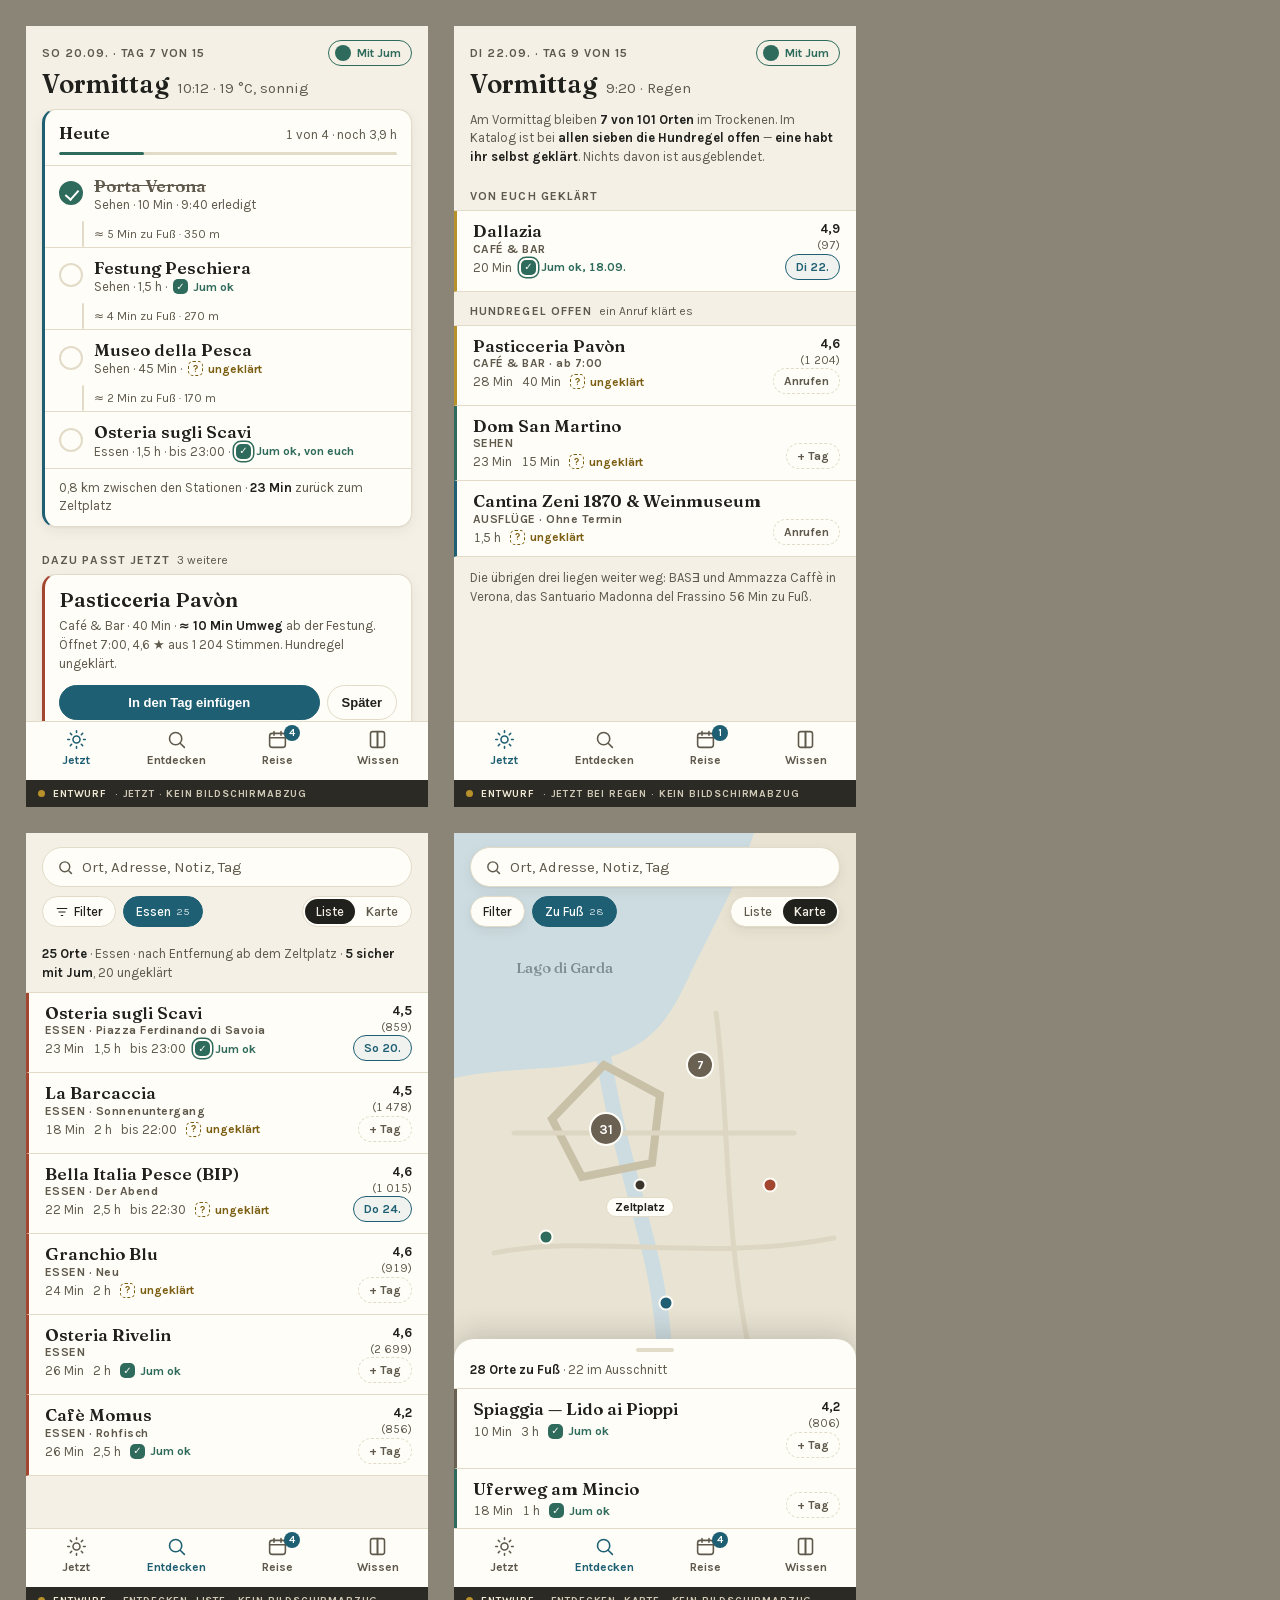
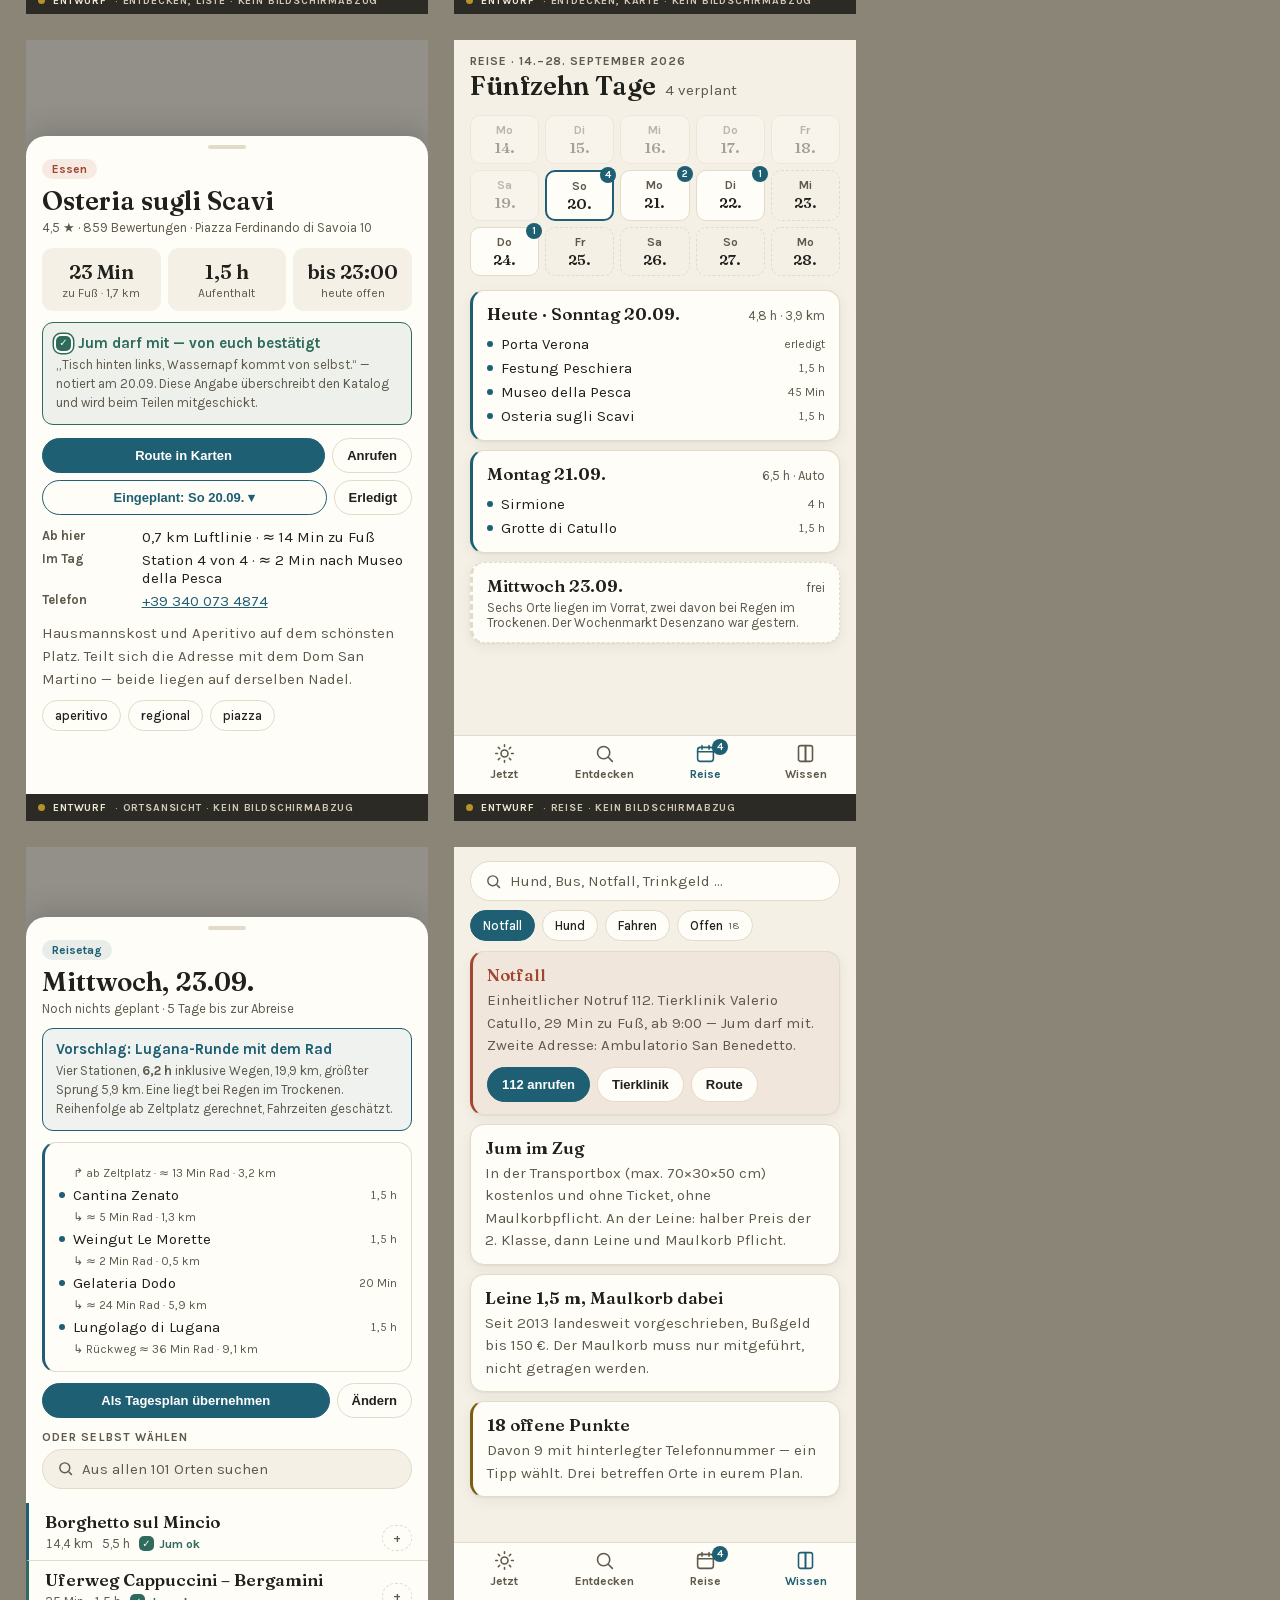
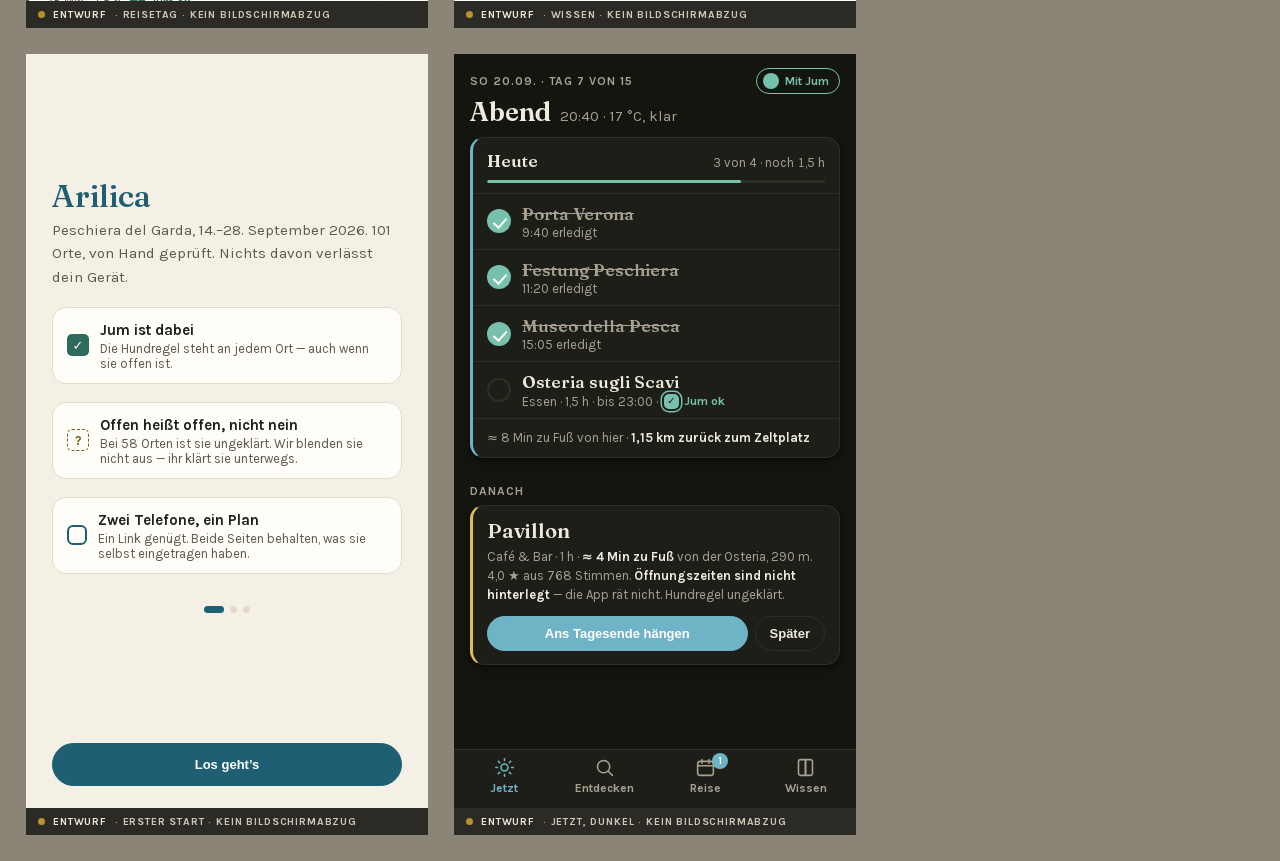
<file: docs/bilder/konzept/mockups.html>
<!DOCTYPE html>
<html lang="de">
<head>
<meta charset="utf-8">
<title>Arilica — Konzeptvisualisierungen</title>
<!--
  Quelldatei der Konzept-Mockups zu docs/app-relaunch-konzept.md.
  Gehoert NICHT zur App und ist aus ihr nicht verlinkt -- wie selbsttest.html
  und koordinaten.html eine Werkstattseite.

  Gerendert mit:  node scripts/make-mockups.mjs
  Ergebnis:       docs/bilder/konzept/*.png  (402x754 @3x, wie das Zielgeraet)

  Die Schriften kommen aus fonts/ im Repo, die Farbmarken aus style.css --
  die Bilder liegen damit in derselben Welt wie die App und nicht in einem
  Designwerkzeug, das niemand nachbauen kann.

  ACHTUNG: Das sind Entwuerfe, keine Bildschirmabzuege der laufenden App.
  Jedes Bild traegt deshalb eine Fussleiste "Entwurf ... kein Bildschirmabzug".
  Sie liegt AUSSERHALB der 402x754 -- sie ist eine Bildunterschrift und keine
  Oberflaeche, wird aber mitfotografiert, damit die Auskunft auch dann
  mitwandert, wenn ein Bild allein weitergereicht wird.

  Alle Zahlen, Namen, Bewertungen, Gehzeiten und Aufenthaltsdauern stammen
  aus data/places.json. Die Weg- und Fahrzeiten sind gerechnet: Luftlinie
  ueber airKmPoint() mal 1,50 (der Umwegfaktor, den scripts/test-logic.mjs
  aus den 48 gemessenen Fusswegen ermittelt), dann durch 4,5 km/h bzw.
  15 km/h. Sie tragen deshalb ein "≈". Erfunden ist hier nichts.
-->
<style>
@font-face { font-family:'Fraunces'; font-weight:500 600; font-display:block;
  src:url('../../../fonts/fraunces-latin.woff2') format('woff2'); }
@font-face { font-family:'Karla'; font-weight:400 700; font-display:block;
  src:url('../../../fonts/karla-latin.woff2') format('woff2'); }

:root{
  --bg:#F4F0E6; --card:#FFFDF7; --ink:#20201C; --soft:#5E594C; --line:#E2DBC8;
  --lake:#1E5F73; --gold:#B8912A; --brick:#A3462F; --verde:#2F6B5C; --stein:#6B6152;
  --gold-ink:#7A5E12;
  --shadow:0 1px 2px rgba(32,32,28,.05), 0 4px 14px rgba(32,32,28,.06);
  --r:14px; --pill:999px;
  --head:'Fraunces',Georgia,serif; --body:'Karla',system-ui,sans-serif;
  --t-display:1.625rem; --t-title:1.25rem; --t-name:1.0625rem;
  --t-body:.9375rem; --t-meta:.8125rem; --t-micro:.75rem;
}
*{box-sizing:border-box;margin:0;padding:0}
body{background:#8a8577;font-family:var(--body);display:flex;flex-wrap:wrap;gap:26px;padding:26px}
/* Huelle: der Rahmen plus eine Fussleiste, die sagt, was das Bild ist.
   Die Leiste liegt AUSSERHALB der 402x754 -- sie ist keine Oberflaeche,
   sondern eine Bildunterschrift, und darf deshalb nicht mit der App
   verwechselt werden. */
.shot{width:402px;background:#2B2A24}
.shot__cap{display:flex;align-items:center;gap:8px;padding:7px 12px;
  font-size:10.5px;letter-spacing:.08em;text-transform:uppercase;font-weight:700;
  color:#CFC8B6}
.shot__cap b{color:#F0E9D6}
.shot__cap i{width:7px;height:7px;border-radius:50%;background:#B8912A;
  display:block;flex:0 0 auto}

.frame{
  width:402px;height:754px;position:relative;overflow:hidden;
  background:var(--bg);color:var(--ink);font-size:16px;
  display:flex;flex-direction:column;
}
.frame--dark{
  --bg:#14150F; --card:#1D1E17; --ink:#EFEADD; --soft:#A8A192; --line:#2E2F25;
  --lake:#6FB3C7; --gold:#E0BC5B; --brick:#E08C72; --verde:#77C0AC; --stein:#A79C86;
  --gold-ink:#E0BC5B; --shadow:0 1px 2px rgba(0,0,0,.4),0 4px 14px rgba(0,0,0,.34);
}

/* --- Kopf ------------------------------------------------------------- */
.hd{padding:14px 16px 10px;background:var(--bg);flex:0 0 auto}
.hd__row{display:flex;align-items:center;gap:8px}
.hd__day{font-family:var(--body);font-weight:700;font-size:var(--t-micro);
  letter-spacing:.08em;text-transform:uppercase;color:var(--soft)}
.hd__sp{margin-left:auto;display:flex;align-items:center;gap:6px}
.jumpill{display:flex;align-items:center;gap:6px;border:1px solid var(--verde);
  border-radius:var(--pill);padding:4px 10px 4px 6px;font-size:var(--t-micro);
  font-weight:700;color:var(--verde)}
.jumpill b{width:16px;height:16px;border-radius:50%;background:var(--verde);display:block}
.hd__big{font-family:var(--head);font-weight:600;font-size:var(--t-display);
  line-height:1.1;margin-top:4px;display:flex;align-items:baseline;gap:9px}
.hd__big small{font-family:var(--body);font-weight:400;font-size:var(--t-body);color:var(--soft)}

/* --- Suchzeile -------------------------------------------------------- */
.srch{display:flex;align-items:center;gap:8px;background:var(--card);
  border:1px solid var(--line);border-radius:var(--pill);padding:10px 14px;
  color:var(--soft);font-size:var(--t-body)}
.srch svg{width:17px;height:17px;flex:0 0 auto;fill:none;stroke:var(--soft);stroke-width:2}
.bar2{display:flex;gap:7px;margin-top:9px;align-items:center}
.chip{border:1px solid var(--line);background:var(--card);border-radius:var(--pill);
  padding:7px 12px;font-size:var(--t-meta);font-weight:500;color:var(--ink);
  display:flex;align-items:center;gap:5px;white-space:nowrap}
.chip--on{background:var(--lake);border-color:var(--lake);color:#fff}
.chip small{color:var(--soft);font-weight:400}
.chip--on small{color:rgba(255,255,255,.8)}
.seg{margin-left:auto;display:flex;background:var(--card);border:1px solid var(--line);
  border-radius:var(--pill);padding:2px}
.seg span{font-size:var(--t-meta);font-weight:500;padding:5px 11px;border-radius:var(--pill);color:var(--soft)}
.seg span.on{background:var(--ink);color:var(--bg)}

/* --- Inhalt ----------------------------------------------------------- */
.bd{flex:1 1 auto;overflow:hidden;padding:0 16px}
.bd--flush{padding:0}
.cnt{font-size:var(--t-meta);color:var(--soft);padding:8px 0 10px;line-height:1.45}
.cnt b{color:var(--ink);font-weight:700}

/* --- Tagesplan-Karte -------------------------------------------------- */
.plan{background:var(--card);border:1px solid var(--line);border-left:3px solid var(--lake);
  border-radius:var(--r);box-shadow:var(--shadow);overflow:hidden;margin-bottom:14px}
.plan__h{display:flex;align-items:baseline;gap:8px;padding:12px 14px 9px}
.plan__h h2{font-family:var(--head);font-weight:600;font-size:var(--t-name)}
.plan__h em{margin-left:auto;font-style:normal;font-size:var(--t-meta);color:var(--soft);
  font-variant-numeric:tabular-nums}
.prog{height:3px;background:var(--line);margin:0 14px 10px;border-radius:2px;overflow:hidden}
.prog i{display:block;height:100%;background:var(--verde);border-radius:2px}
.st{display:flex;align-items:center;gap:11px;padding:9px 14px;border-top:1px solid var(--line)}
.st__box{width:24px;height:24px;border-radius:50%;border:2px solid var(--line);flex:0 0 auto}
.st__box--on{background:var(--verde);border-color:var(--verde);position:relative}
.st__box--on:after{content:"";position:absolute;left:7px;top:4px;width:6px;height:11px;
  border:solid #fff;border-width:0 2px 2px 0;transform:rotate(42deg)}
.st__t{font-family:var(--head);font-weight:600;font-size:var(--t-name);line-height:1.25}
.st__m{font-size:var(--t-meta);color:var(--soft);margin-top:1px;display:flex;gap:6px;align-items:center}
.st--done .st__t{text-decoration:line-through;color:var(--soft)}
.leg{display:flex;align-items:center;gap:10px;padding:0 14px 0 26px;height:26px;
  font-size:var(--t-micro);color:var(--soft)}
.leg:before{content:"";width:2px;height:100%;background:var(--line);border-radius:1px;
  flex:0 0 auto;margin-left:11px}
.plan__f{padding:10px 14px;border-top:1px solid var(--line);font-size:var(--t-meta);
  color:var(--soft);line-height:1.45}
.plan__f b{color:var(--ink);font-weight:700}

/* --- Vorschlagsblock -------------------------------------------------- */
.sec{font-size:var(--t-micro);font-weight:700;letter-spacing:.09em;text-transform:uppercase;
  color:var(--soft);padding:12px 0 7px;display:flex;align-items:baseline;gap:7px}
.sec em{font-style:normal;letter-spacing:0;text-transform:none;font-weight:400;color:var(--soft)}
.sug{background:var(--card);border:1px solid var(--line);border-radius:var(--r);
  box-shadow:var(--shadow);padding:13px 14px;border-left:3px solid var(--brick)}
.sug h3{font-family:var(--head);font-weight:600;font-size:var(--t-title);line-height:1.2}
.sug .why{font-size:var(--t-meta);color:var(--soft);margin-top:5px;line-height:1.45}
.sug .why b{color:var(--ink);font-weight:700}
.acts{display:flex;gap:7px;margin-top:11px}
.btn{border-radius:var(--pill);padding:9px 14px;font-size:var(--t-meta);font-weight:700;
  border:1px solid var(--line);background:var(--card);color:var(--ink);white-space:nowrap}
.btn--p{background:var(--lake);border-color:var(--lake);color:#fff}
.btn--g{flex:1 1 auto;text-align:center}

/* --- Listenzeile ------------------------------------------------------ */
.rows{border-top:1px solid var(--line)}
.row{display:grid;grid-template-columns:minmax(0,1fr) auto;grid-template-rows:auto auto;
  column-gap:10px;padding:10px 16px 11px;background:var(--card);
  border-bottom:1px solid var(--line);border-left:3px solid var(--accent,var(--line))}
.row>div{grid-column:1;grid-row:1/3}
.row h3{font-family:var(--head);font-weight:600;font-size:var(--t-name);line-height:1.2}
.row .cat{font-size:var(--t-micro);font-weight:700;color:var(--soft);letter-spacing:.04em}
.row .fx{display:flex;gap:9px;font-size:var(--t-meta);color:var(--soft);
  margin-top:4px;font-variant-numeric:tabular-nums;align-items:center;flex-wrap:wrap}
.row .rt{grid-column:2;grid-row:1;align-self:start;font-size:var(--t-meta);font-weight:700;
  font-variant-numeric:tabular-nums;text-align:right;line-height:1.3}
.row .rt s{text-decoration:none;color:var(--soft);font-weight:400;font-size:var(--t-micro);display:block}
.row .dayc{grid-column:2;grid-row:2;justify-self:end;align-self:end}
.a-brick{--accent:var(--brick)} .a-gold{--accent:var(--gold)}
.a-verde{--accent:var(--verde)} .a-lake{--accent:var(--lake)} .a-stein{--accent:var(--stein)}

/* Hundzeichen: Form und Zeichen, nie Farbe allein.
   Vier Zustaende -- belegt ja, belegt nein, offen, von euch bestaetigt. */
.dog{display:inline-flex;align-items:center;gap:5px;font-size:var(--t-micro);font-weight:700}
.dog i{width:15px;height:15px;border-radius:5px;flex:0 0 auto;display:grid;
  place-items:center;font-size:10px;line-height:1;font-style:normal;font-weight:700}
.dog--ok{color:var(--verde)}   .dog--ok i{background:var(--verde);color:var(--card)}
.dog--no{color:var(--brick)}   .dog--no i{border:1.5px solid var(--brick);color:var(--brick)}
.dog--q{color:var(--gold-ink)} .dog--q i{border:1.5px dashed var(--gold-ink);color:var(--gold-ink)}
.dog--you{color:var(--verde)}  .dog--you i{background:var(--verde);color:var(--card);
  box-shadow:0 0 0 2px var(--card),0 0 0 3.5px var(--verde)}

.dayc{border:1px dashed var(--line);border-radius:var(--pill);padding:5px 10px;
  font-size:var(--t-micro);font-weight:700;color:var(--soft);white-space:nowrap}
.dayc--on{border-style:solid;border-color:var(--lake);color:var(--lake);
  background:rgba(30,95,115,.07)}

/* --- Tableiste -------------------------------------------------------- */
.tb{flex:0 0 auto;display:grid;grid-template-columns:repeat(4,1fr);
  border-top:1px solid var(--line);background:var(--card);padding:7px 0 13px}
.tb a{display:flex;flex-direction:column;align-items:center;gap:3px;
  font-size:var(--t-micro);font-weight:700;color:var(--soft);position:relative}
.tb a.on{color:var(--lake)}
.tb svg{width:21px;height:21px;fill:none;stroke:currentColor;stroke-width:1.8;
  stroke-linecap:round;stroke-linejoin:round}
.tb .n{position:absolute;top:-4px;left:calc(50% + 7px);background:var(--lake);color:#fff;
  font-size:10px;min-width:16px;height:16px;border-radius:9px;display:grid;place-items:center;padding:0 4px}

/* --- Karte ------------------------------------------------------------ */
.map{position:absolute;inset:0;background:#E8E3D3}
.frame--dark .map{background:#191A14}
.sheet{position:absolute;left:0;right:0;bottom:0;background:var(--card);
  border-radius:20px 20px 0 0;box-shadow:0 -6px 28px rgba(32,32,28,.18);
  padding:9px 0 0;z-index:20}
.grip{width:38px;height:4px;background:var(--line);border-radius:3px;margin:0 auto 9px}
.pin{position:absolute;width:15px;height:15px;border-radius:50%;border:2.5px solid var(--card);
  transform:translate(-50%,-50%)}
.pin--cl{width:34px;height:34px;display:grid;place-items:center;color:#fff;font-size:13px;
  font-weight:700;background:var(--stein)}
.pin--base{background:#3A342A;width:13px;height:13px}
.lbl{position:absolute;transform:translate(-50%,0);background:var(--card);
  border:1px solid var(--line);border-radius:var(--pill);padding:2px 8px;
  font-size:var(--t-micro);font-weight:700;white-space:nowrap}

/* --- Sheet-Inhalte ---------------------------------------------------- */
.sh{padding:0 16px 14px}
.sh__cat{display:inline-block;font-size:var(--t-micro);font-weight:700;color:var(--brick);
  background:rgba(163,70,47,.10);border-radius:var(--pill);padding:3px 10px}
.sh h2{font-family:var(--head);font-weight:600;font-size:var(--t-display);line-height:1.12;margin-top:8px}
.sh .sub{font-size:var(--t-meta);color:var(--soft);margin-top:4px}
.tiles{display:grid;grid-template-columns:repeat(3,1fr);gap:7px;margin-top:13px}
.tile{background:var(--bg);border-radius:11px;padding:11px 6px;text-align:center}
.tile b{display:block;font-family:var(--head);font-weight:600;font-size:var(--t-title)}
.tile span{display:block;font-size:var(--t-micro);color:var(--soft);margin-top:2px}
.dogbox{margin-top:11px;border-radius:11px;padding:11px 13px;
  border:1.5px solid var(--verde);background:rgba(47,107,92,.08)}
.dogbox--q{border:1.5px dashed var(--gold-ink);background:rgba(184,145,42,.09)}
.dogbox>b{font-size:var(--t-body);font-weight:700;color:var(--verde);display:flex;
  align-items:center;gap:7px}
.dogbox p b{color:inherit;font-weight:700}
.dogbox--q>b{color:var(--gold-ink)}
.dogbox p{font-size:var(--t-meta);color:var(--soft);margin-top:4px;line-height:1.45}
.kv{display:grid;grid-template-columns:5.6rem 1fr;gap:5px 10px;margin-top:13px;
  font-size:var(--t-body)}
.kv dt{font-size:var(--t-meta);color:var(--soft);font-weight:700}

/* --- Reise ------------------------------------------------------------ */
.grid{display:grid;grid-template-columns:repeat(5,1fr);gap:6px;margin:4px 0 14px}
.gd{border-radius:10px;border:1px solid var(--line);background:var(--card);
  padding:7px 3px 6px;text-align:center;position:relative}
.gd u{display:block;text-decoration:none;font-size:var(--t-micro);color:var(--soft);font-weight:700}
.gd b{display:block;font-family:var(--head);font-weight:600;font-size:var(--t-body);margin-top:1px}
.gd .n{position:absolute;top:-5px;right:-4px;background:var(--lake);color:#fff;font-size:10px;
  min-width:16px;height:16px;border-radius:9px;display:grid;place-items:center;font-weight:700}
.gd--past{opacity:.38}
.gd--free{border-style:dashed;background:none}
.gd--today{border-color:var(--lake);border-width:2px}
.dcard{background:var(--card);border:1px solid var(--line);border-radius:var(--r);
  padding:12px 14px;margin-bottom:9px;border-left:3px solid var(--lake);box-shadow:var(--shadow)}
.dcard h3{font-family:var(--head);font-weight:600;font-size:var(--t-name);
  display:flex;align-items:baseline;gap:7px}
.dcard h3 em{font-style:normal;margin-left:auto;font-family:var(--body);font-weight:400;
  font-size:var(--t-meta);color:var(--soft);font-variant-numeric:tabular-nums}
.dcard ol{list-style:none;margin-top:8px;font-size:var(--t-body)}
.dcard li{display:flex;gap:8px;align-items:center;padding:3px 0;color:var(--ink)}
.dcard li>span:last-child:not(.dot){font-size:var(--t-micro);color:var(--soft);
  margin-left:auto;font-variant-numeric:tabular-nums}
.dot{width:6px;height:6px;border-radius:50%;background:var(--lake);flex:0 0 auto}
.dcard--free{border-left-color:var(--line);border-style:dashed}
.dcard--free p{font-size:var(--t-meta);color:var(--soft);margin-top:4px}

/* --- Wissen ----------------------------------------------------------- */
.note{background:var(--card);border:1px solid var(--line);border-radius:var(--r);
  padding:12px 14px;margin-bottom:9px;box-shadow:var(--shadow)}
.note h3{font-family:var(--head);font-weight:600;font-size:var(--t-name)}
.note p{font-size:var(--t-body);color:var(--soft);margin-top:4px;line-height:1.5}
.note--sos{border-left:3px solid var(--brick);background:rgba(163,70,47,.06)}
.note--sos h3{color:var(--brick)}
.sos{display:flex;gap:7px;margin-top:10px;flex-wrap:wrap}

/* --- Onboarding ------------------------------------------------------- */
.ob{flex:1 1 auto;display:flex;flex-direction:column;justify-content:center;
  padding:0 26px;text-align:left;gap:18px}
.ob h1{font-family:var(--head);font-weight:600;font-size:2rem;line-height:1.1}
.ob p{font-size:var(--t-body);color:var(--soft);line-height:1.55}
.obrow{display:flex;gap:11px;align-items:center;background:var(--card);
  border:1px solid var(--line);border-radius:var(--r);padding:12px 14px}
.obrow b{font-size:var(--t-body)}
.obrow small{display:block;font-size:var(--t-meta);color:var(--soft);margin-top:2px}
.dots{display:flex;gap:6px;justify-content:center;padding:14px 0 6px}
.dots i{width:7px;height:7px;border-radius:50%;background:var(--line)}
.dots i.on{background:var(--lake);width:20px;border-radius:4px}
.foot{padding:0 26px 22px;display:flex;gap:9px}
</style>
</head>
<body>

<!-- ==================================================== A · Jetzt ===== -->
<section class="frame" id="f-jetzt" data-titel="Jetzt">
  <div class="hd">
    <div class="hd__row">
      <span class="hd__day">So 20.09. · Tag 7 von 15</span>
      <span class="hd__sp"><span class="jumpill"><b></b>Mit Jum</span></span>
    </div>
    <div class="hd__big">Vormittag <small>10:12 · 19 °C, sonnig</small></div>
  </div>
  <div class="bd">
    <div class="plan">
      <div class="plan__h"><h2>Heute</h2><em>1 von 4 · noch 3,9 h</em></div>
      <div class="prog"><i style="width:25%"></i></div>
      <div class="st st--done">
        <span class="st__box st__box--on"></span>
        <span><span class="st__t">Porta Verona</span>
        <span class="st__m">Sehen · 10 Min · 9:40 erledigt</span></span>
      </div>
      <div class="leg">≈ 5 Min zu Fuß · 350 m</div>
      <div class="st">
        <span class="st__box"></span>
        <span><span class="st__t">Festung Peschiera</span>
        <span class="st__m">Sehen · 1,5 h · <span class="dog dog--ok"><i>✓</i>Jum ok</span></span></span>
      </div>
      <div class="leg">≈ 4 Min zu Fuß · 270 m</div>
      <div class="st">
        <span class="st__box"></span>
        <span><span class="st__t">Museo della Pesca</span>
        <span class="st__m">Sehen · 45 Min · <span class="dog dog--q"><i>?</i>ungeklärt</span></span></span>
      </div>
      <div class="leg">≈ 2 Min zu Fuß · 170 m</div>
      <div class="st">
        <span class="st__box"></span>
        <span><span class="st__t">Osteria sugli Scavi</span>
        <span class="st__m">Essen · 1,5 h · bis 23:00 · <span class="dog dog--you"><i>✓</i>Jum ok, von euch</span></span></span>
      </div>
      <div class="plan__f">0,8 km zwischen den Stationen · <b>23 Min</b> zurück zum Zeltplatz</div>
    </div>

    <div class="sec">Dazu passt jetzt <em>3 weitere</em></div>
    <div class="sug">
      <h3>Pasticceria Pavòn</h3>
      <p class="why">Café &amp; Bar · 40 Min · <b>≈ 10 Min Umweg</b> ab der Festung.
        Öffnet 7:00, 4,6 ★ aus 1 204 Stimmen. Hundregel ungeklärt.</p>
      <div class="acts">
        <button class="btn btn--p btn--g">In den Tag einfügen</button>
        <button class="btn">Später</button>
      </div>
    </div>
  </div>
  <nav class="tb">
    <a class="on"><svg viewBox="0 0 24 24"><circle cx="12" cy="12" r="4"/><path d="M12 2v2M12 20v2M2 12h2M20 12h2M5 5l1.5 1.5M17.5 17.5L19 19M19 5l-1.5 1.5M6.5 17.5L5 19"/></svg>Jetzt</a>
    <a><svg viewBox="0 0 24 24"><circle cx="11" cy="11" r="7"/><path d="M16.5 16.5L21 21"/></svg>Entdecken</a>
    <a><span class="n">4</span><svg viewBox="0 0 24 24"><rect x="3" y="5" width="18" height="16" rx="3"/><path d="M3 10h18M8 3v4M16 3v4"/></svg>Reise</a>
    <a><svg viewBox="0 0 24 24"><path d="M4 5.5A2.5 2.5 0 016.5 3H12v18H6.5A2.5 2.5 0 014 18.5z"/><path d="M20 5.5A2.5 2.5 0 0017.5 3H12v18h5.5A2.5 2.5 0 0020 18.5z"/></svg>Wissen</a>
  </nav>
</section>

<!-- ============================================ B · Jetzt bei Regen ==== -->
<section class="frame" id="f-regen" data-titel="Jetzt bei Regen">
  <div class="hd">
    <div class="hd__row">
      <span class="hd__day">Di 22.09. · Tag 9 von 15</span>
      <span class="hd__sp"><span class="jumpill"><b></b>Mit Jum</span></span>
    </div>
    <div class="hd__big">Vormittag <small>9:20 · Regen</small></div>
  </div>
  <div class="bd">
    <div class="cnt" style="padding-top:2px">
      Am Vormittag bleiben <b>7 von 101 Orten</b> im Trockenen. Im Katalog ist
      bei <b>allen sieben die Hundregel offen</b> — <b>eine habt ihr selbst
      geklärt</b>. Nichts davon ist ausgeblendet.
    </div>
    <div class="sec">Von euch geklärt</div>
    <div class="rows" style="margin:0 -16px">
      <article class="row a-gold"><div><h3>Dallazia</h3>
        <div class="cat">CAFÉ &amp; BAR</div>
        <div class="fx"><span>20 Min</span>
          <span class="dog dog--you"><i>✓</i>Jum ok, 18.09.</span></div></div>
        <div class="rt">4,9<s>(97)</s></div>
        <span class="dayc dayc--on">Di 22.</span></article>
    </div>
    <div class="sec">Hundregel offen <em>ein Anruf klärt es</em></div>
    <div class="rows" style="margin:0 -16px">
      <article class="row a-gold"><div><h3>Pasticceria Pavòn</h3>
        <div class="cat">CAFÉ &amp; BAR · ab 7:00</div>
        <div class="fx"><span>28 Min</span><span>40 Min</span>
          <span class="dog dog--q"><i>?</i>ungeklärt</span></div></div>
        <div class="rt">4,6<s>(1 204)</s></div>
        <span class="dayc">Anrufen</span></article>
      <article class="row a-verde"><div><h3>Dom San Martino</h3>
        <div class="cat">SEHEN</div>
        <div class="fx"><span>23 Min</span><span>15 Min</span>
          <span class="dog dog--q"><i>?</i>ungeklärt</span></div></div>
        <div class="rt"></div>
        <span class="dayc">+ Tag</span></article>
      <article class="row a-lake"><div><h3>Cantina Zeni 1870 &amp; Weinmuseum</h3>
        <div class="cat">AUSFLÜGE · Ohne Termin</div>
        <div class="fx"><span>1,5 h</span>
          <span class="dog dog--q"><i>?</i>ungeklärt</span></div></div>
        <div class="rt"></div>
        <span class="dayc">Anrufen</span></article>
    </div>
    <div class="cnt" style="padding-top:12px">
      Die übrigen drei liegen weiter weg: BASƎ und Ammazza Caffè in Verona,
      das Santuario Madonna del Frassino 56 Min zu Fuß.
    </div>
  </div>
  <nav class="tb">
    <a class="on"><svg viewBox="0 0 24 24"><circle cx="12" cy="12" r="4"/><path d="M12 2v2M12 20v2M2 12h2M20 12h2M5 5l1.5 1.5M17.5 17.5L19 19M19 5l-1.5 1.5M6.5 17.5L5 19"/></svg>Jetzt</a>
    <a><svg viewBox="0 0 24 24"><circle cx="11" cy="11" r="7"/><path d="M16.5 16.5L21 21"/></svg>Entdecken</a>
    <a><span class="n">1</span><svg viewBox="0 0 24 24"><rect x="3" y="5" width="18" height="16" rx="3"/><path d="M3 10h18M8 3v4M16 3v4"/></svg>Reise</a>
    <a><svg viewBox="0 0 24 24"><path d="M4 5.5A2.5 2.5 0 016.5 3H12v18H6.5A2.5 2.5 0 014 18.5z"/><path d="M20 5.5A2.5 2.5 0 0017.5 3H12v18h5.5A2.5 2.5 0 0020 18.5z"/></svg>Wissen</a>
  </nav>
</section>

<!-- ============================================ C · Entdecken Liste ==== -->
<section class="frame" id="f-liste" data-titel="Entdecken, Liste">
  <div class="hd">
    <div class="srch"><svg viewBox="0 0 24 24"><circle cx="11" cy="11" r="7"/><path d="M16.5 16.5L21 21"/></svg>Ort, Adresse, Notiz, Tag</div>
    <div class="bar2">
      <span class="chip"><svg style="width:14px;height:14px;fill:none;stroke:currentColor;stroke-width:2" viewBox="0 0 24 24"><path d="M3 6h18M6 12h12M10 18h4"/></svg>Filter</span>
      <span class="chip chip--on">Essen <small>25</small></span>
      <span class="seg"><span class="on">Liste</span><span>Karte</span></span>
    </div>
  </div>
  <div class="bd bd--flush">
    <div class="cnt" style="padding:8px 16px 9px">
      <b>25 Orte</b> · Essen · nach Entfernung ab dem Zeltplatz ·
      <b>5 sicher mit Jum</b>, 20 ungeklärt
    </div>
    <div class="rows">
      <article class="row a-brick"><div><h3>Osteria sugli Scavi</h3>
        <div class="cat">ESSEN · Piazza Ferdinando di Savoia</div>
        <div class="fx"><span>23 Min</span><span>1,5 h</span><span>bis 23:00</span>
          <span class="dog dog--you"><i>✓</i>Jum ok</span></div></div>
        <div class="rt">4,5<s>(859)</s></div>
        <span class="dayc dayc--on">So 20.</span></article>
      <article class="row a-brick"><div><h3>La Barcaccia</h3>
        <div class="cat">ESSEN · Sonnenuntergang</div>
        <div class="fx"><span>18 Min</span><span>2 h</span><span>bis 22:00</span>
          <span class="dog dog--q"><i>?</i>ungeklärt</span></div></div>
        <div class="rt">4,5<s>(1 478)</s></div>
        <span class="dayc">+ Tag</span></article>
      <article class="row a-brick"><div><h3>Bella Italia Pesce (BIP)</h3>
        <div class="cat">ESSEN · Der Abend</div>
        <div class="fx"><span>22 Min</span><span>2,5 h</span><span>bis 22:30</span>
          <span class="dog dog--q"><i>?</i>ungeklärt</span></div></div>
        <div class="rt">4,6<s>(1 015)</s></div>
        <span class="dayc dayc--on">Do 24.</span></article>
      <article class="row a-brick"><div><h3>Granchio Blu</h3>
        <div class="cat">ESSEN · Neu</div>
        <div class="fx"><span>24 Min</span><span>2 h</span>
          <span class="dog dog--q"><i>?</i>ungeklärt</span></div></div>
        <div class="rt">4,6<s>(919)</s></div>
        <span class="dayc">+ Tag</span></article>
      <article class="row a-brick"><div><h3>Osteria Rivelin</h3>
        <div class="cat">ESSEN</div>
        <div class="fx"><span>26 Min</span><span>2 h</span>
          <span class="dog dog--ok"><i>✓</i>Jum ok</span></div></div>
        <div class="rt">4,6<s>(2 699)</s></div>
        <span class="dayc">+ Tag</span></article>
      <article class="row a-brick"><div><h3>Cafè Momus</h3>
        <div class="cat">ESSEN · Rohfisch</div>
        <div class="fx"><span>26 Min</span><span>2,5 h</span>
          <span class="dog dog--ok"><i>✓</i>Jum ok</span></div></div>
        <div class="rt">4,2<s>(856)</s></div>
        <span class="dayc">+ Tag</span></article>
    </div>
  </div>
  <nav class="tb">
    <a><svg viewBox="0 0 24 24"><circle cx="12" cy="12" r="4"/><path d="M12 2v2M12 20v2M2 12h2M20 12h2M5 5l1.5 1.5M17.5 17.5L19 19M19 5l-1.5 1.5M6.5 17.5L5 19"/></svg>Jetzt</a>
    <a class="on"><svg viewBox="0 0 24 24"><circle cx="11" cy="11" r="7"/><path d="M16.5 16.5L21 21"/></svg>Entdecken</a>
    <a><span class="n">4</span><svg viewBox="0 0 24 24"><rect x="3" y="5" width="18" height="16" rx="3"/><path d="M3 10h18M8 3v4M16 3v4"/></svg>Reise</a>
    <a><svg viewBox="0 0 24 24"><path d="M4 5.5A2.5 2.5 0 016.5 3H12v18H6.5A2.5 2.5 0 014 18.5z"/><path d="M20 5.5A2.5 2.5 0 0017.5 3H12v18h5.5A2.5 2.5 0 0020 18.5z"/></svg>Wissen</a>
  </nav>
</section>

<!-- ============================================ D · Entdecken Karte ==== -->
<section class="frame" id="f-karte" data-titel="Entdecken, Karte">
  <div class="map">
    <svg width="402" height="754" viewBox="0 0 402 754" style="position:absolute;inset:0">
      <rect width="402" height="754" fill="#E8E3D3"/>
      <!-- Gardasee -->
      <path d="M-20 0 H300 C280 60 250 110 232 150 C210 196 190 214 150 226 C104 240 40 232 -20 250 Z"
            fill="#CDDCE0"/>
      <!-- Mincio-Kanal -->
      <path d="M150 226 C160 290 176 340 196 420 C208 470 214 520 210 600"
            stroke="#CDDCE0" stroke-width="15" fill="none" stroke-linecap="round"/>
      <!-- Festungs-Fuenfeck -->
      <path d="M150 232 L206 262 L198 330 L128 344 L98 286 Z"
            fill="none" stroke="#C9C0A8" stroke-width="8"/>
      <!-- Strassen -->
      <g stroke="#DDD6C2" stroke-width="5" fill="none" stroke-linecap="round">
        <path d="M60 300 H340"/><path d="M40 420 C140 400 250 430 380 405"/>
        <path d="M262 180 C276 280 268 400 300 540"/><path d="M80 520 H330"/>
      </g>
      <text x="62" y="140" font-family="Fraunces" font-size="15" fill="#7C8E93">Lago di Garda</text>
    </svg>
    <span class="pin pin--cl" style="left:152px;top:296px">31</span>
    <span class="pin pin--cl" style="left:246px;top:232px;width:28px;height:28px;font-size:12px">7</span>
    <span class="pin" style="left:92px;top:404px;background:var(--verde)"></span>
    <span class="pin" style="left:316px;top:352px;background:var(--brick)"></span>
    <span class="pin" style="left:212px;top:470px;background:var(--lake)"></span>
    <span class="pin" style="left:288px;top:520px;background:var(--gold)"></span>
    <span class="pin pin--base" style="left:186px;top:352px"></span>
    <span class="lbl" style="left:186px;top:364px">Zeltplatz</span>
  </div>
  <div class="hd" style="background:none;position:relative;z-index:30">
    <div class="srch" style="box-shadow:var(--shadow)"><svg viewBox="0 0 24 24"><circle cx="11" cy="11" r="7"/><path d="M16.5 16.5L21 21"/></svg>Ort, Adresse, Notiz, Tag</div>
    <div class="bar2">
      <span class="chip" style="box-shadow:var(--shadow)">Filter</span>
      <span class="chip chip--on">Zu Fuß <small>28</small></span>
      <span class="seg" style="box-shadow:var(--shadow)"><span>Liste</span><span class="on">Karte</span></span>
    </div>
  </div>
  <div style="flex:1 1 auto"></div>
  <div class="sheet" style="bottom:59px">
    <div class="grip"></div>
    <div class="cnt" style="padding:0 16px 8px"><b>28 Orte zu Fuß</b> · 22 im Ausschnitt</div>
    <div class="rows">
      <article class="row a-stein" style="padding:10px 16px"><div><h3>Spiaggia — Lido ai Pioppi</h3>
        <div class="fx"><span>10 Min</span><span>3 h</span>
          <span class="dog dog--ok"><i>✓</i>Jum ok</span></div></div>
        <div class="rt">4,2<s>(806)</s></div>
        <span class="dayc">+ Tag</span></article>
      <article class="row a-verde" style="padding:10px 16px;border-bottom:none"><div><h3>Uferweg am Mincio</h3>
        <div class="fx"><span>18 Min</span><span>1 h</span>
          <span class="dog dog--ok"><i>✓</i>Jum ok</span></div></div>
        <div class="rt"></div>
        <span class="dayc">+ Tag</span></article>
    </div>
  </div>
  <nav class="tb" style="position:relative;z-index:40">
    <a><svg viewBox="0 0 24 24"><circle cx="12" cy="12" r="4"/><path d="M12 2v2M12 20v2M2 12h2M20 12h2M5 5l1.5 1.5M17.5 17.5L19 19M19 5l-1.5 1.5M6.5 17.5L5 19"/></svg>Jetzt</a>
    <a class="on"><svg viewBox="0 0 24 24"><circle cx="11" cy="11" r="7"/><path d="M16.5 16.5L21 21"/></svg>Entdecken</a>
    <a><span class="n">4</span><svg viewBox="0 0 24 24"><rect x="3" y="5" width="18" height="16" rx="3"/><path d="M3 10h18M8 3v4M16 3v4"/></svg>Reise</a>
    <a><svg viewBox="0 0 24 24"><path d="M4 5.5A2.5 2.5 0 016.5 3H12v18H6.5A2.5 2.5 0 014 18.5z"/><path d="M20 5.5A2.5 2.5 0 0017.5 3H12v18h5.5A2.5 2.5 0 0020 18.5z"/></svg>Wissen</a>
  </nav>
</section>

<!-- ================================================= E · Ortsdetail ==== -->
<section class="frame" id="f-ort" data-titel="Ortsansicht">
  <div style="position:absolute;inset:0;background:var(--bg);opacity:.45"></div>
  <div style="position:absolute;inset:0;background:rgba(32,32,28,.46)"></div>
  <div class="sheet" style="top:96px;bottom:0;border-radius:20px 20px 0 0;overflow:hidden">
    <div class="grip"></div>
    <div class="sh">
      <span class="sh__cat">Essen</span>
      <h2>Osteria sugli Scavi</h2>
      <p class="sub">4,5 ★ · 859 Bewertungen · Piazza Ferdinando di Savoia 10</p>
      <div class="tiles">
        <div class="tile"><b>23 Min</b><span>zu Fuß · 1,7 km</span></div>
        <div class="tile"><b>1,5 h</b><span>Aufenthalt</span></div>
        <div class="tile"><b>bis 23:00</b><span>heute offen</span></div>
      </div>
      <div class="dogbox">
        <b><span class="dog dog--you" style="font-size:inherit"><i>✓</i></span>Jum darf mit — von euch bestätigt</b>
        <p>„Tisch hinten links, Wassernapf kommt von selbst.“ — notiert am 20.09.
           Diese Angabe überschreibt den Katalog und wird beim Teilen mitgeschickt.</p>
      </div>
      <div class="acts" style="margin-top:13px">
        <button class="btn btn--p btn--g">Route in Karten</button>
        <button class="btn">Anrufen</button>
      </div>
      <div class="acts" style="margin-top:7px">
        <button class="btn btn--g" style="border-color:var(--lake);color:var(--lake)">Eingeplant: So 20.09. ▾</button>
        <button class="btn">Erledigt</button>
      </div>
      <dl class="kv">
        <dt>Ab hier</dt><dd>0,7 km Luftlinie · ≈ 14 Min zu Fuß</dd>
        <dt>Im Tag</dt><dd>Station 4 von 4 · ≈ 2 Min nach Museo della Pesca</dd>
        <dt>Telefon</dt><dd style="color:var(--lake);text-decoration:underline">+39 340 073 4874</dd>
      </dl>
      <p style="font-size:var(--t-body);color:var(--soft);line-height:1.55;margin-top:12px">
        Hausmannskost und Aperitivo auf dem schönsten Platz. Teilt sich die
        Adresse mit dem Dom San Martino — beide liegen auf derselben Nadel.</p>
      <div class="bar2" style="flex-wrap:wrap">
        <span class="chip">aperitivo</span><span class="chip">regional</span>
        <span class="chip">piazza</span>
      </div>
    </div>
  </div>
</section>

<!-- ==================================================== F · Reise ====== -->
<section class="frame" id="f-reise" data-titel="Reise">
  <div class="hd">
    <div class="hd__row"><span class="hd__day">Reise · 14.–28. September 2026</span></div>
    <div class="hd__big">Fünfzehn Tage <small>4 verplant</small></div>
  </div>
  <div class="bd">
    <div class="grid">
      <span class="gd gd--past"><u>Mo</u><b>14.</b></span>
      <span class="gd gd--past"><u>Di</u><b>15.</b></span>
      <span class="gd gd--past"><u>Mi</u><b>16.</b></span>
      <span class="gd gd--past"><u>Do</u><b>17.</b></span>
      <span class="gd gd--past"><u>Fr</u><b>18.</b></span>
      <span class="gd gd--past"><u>Sa</u><b>19.</b></span>
      <span class="gd gd--today"><span class="n">4</span><u>So</u><b>20.</b></span>
      <span class="gd"><span class="n">2</span><u>Mo</u><b>21.</b></span>
      <span class="gd"><span class="n">1</span><u>Di</u><b>22.</b></span>
      <span class="gd gd--free"><u>Mi</u><b>23.</b></span>
      <span class="gd"><span class="n">1</span><u>Do</u><b>24.</b></span>
      <span class="gd gd--free"><u>Fr</u><b>25.</b></span>
      <span class="gd gd--free"><u>Sa</u><b>26.</b></span>
      <span class="gd gd--free"><u>So</u><b>27.</b></span>
      <span class="gd gd--free"><u>Mo</u><b>28.</b></span>
    </div>
    <div class="dcard">
      <h3>Heute · Sonntag 20.09. <em>4,8 h · 3,9 km</em></h3>
      <ol>
        <li><span class="dot"></span>Porta Verona <span>erledigt</span></li>
        <li><span class="dot"></span>Festung Peschiera <span>1,5 h</span></li>
        <li><span class="dot"></span>Museo della Pesca <span>45 Min</span></li>
        <li><span class="dot"></span>Osteria sugli Scavi <span>1,5 h</span></li>
      </ol>
    </div>
    <div class="dcard">
      <h3>Montag 21.09. <em>6,5 h · Auto</em></h3>
      <ol>
        <li><span class="dot"></span>Sirmione <span>4 h</span></li>
        <li><span class="dot"></span>Grotte di Catullo <span>1,5 h</span></li>
      </ol>
    </div>
    <div class="dcard dcard--free">
      <h3>Mittwoch 23.09. <em>frei</em></h3>
      <p>Sechs Orte liegen im Vorrat, zwei davon bei Regen im Trockenen.
         Der Wochenmarkt Desenzano war gestern.</p>
    </div>
  </div>
  <nav class="tb">
    <a><svg viewBox="0 0 24 24"><circle cx="12" cy="12" r="4"/><path d="M12 2v2M12 20v2M2 12h2M20 12h2M5 5l1.5 1.5M17.5 17.5L19 19M19 5l-1.5 1.5M6.5 17.5L5 19"/></svg>Jetzt</a>
    <a><svg viewBox="0 0 24 24"><circle cx="11" cy="11" r="7"/><path d="M16.5 16.5L21 21"/></svg>Entdecken</a>
    <a class="on"><span class="n">4</span><svg viewBox="0 0 24 24"><rect x="3" y="5" width="18" height="16" rx="3"/><path d="M3 10h18M8 3v4M16 3v4"/></svg>Reise</a>
    <a><svg viewBox="0 0 24 24"><path d="M4 5.5A2.5 2.5 0 016.5 3H12v18H6.5A2.5 2.5 0 014 18.5z"/><path d="M20 5.5A2.5 2.5 0 0017.5 3H12v18h5.5A2.5 2.5 0 0020 18.5z"/></svg>Wissen</a>
  </nav>
</section>

<!-- ================================================= G · Tagesdetail === -->
<section class="frame" id="f-tag" data-titel="Reisetag">
  <div style="position:absolute;inset:0;background:rgba(32,32,28,.46)"></div>
  <div class="sheet" style="top:70px;bottom:0;overflow:hidden">
    <div class="grip"></div>
    <div class="sh">
      <span class="sh__cat" style="color:var(--lake);background:rgba(30,95,115,.10)">Reisetag</span>
      <h2>Mittwoch, 23.09.</h2>
      <p class="sub">Noch nichts geplant · 5 Tage bis zur Abreise</p>

      <div class="dogbox" style="border-color:var(--lake);background:rgba(30,95,115,.07);margin-top:12px">
        <b style="color:var(--lake)">Vorschlag: Lugana-Runde mit dem Rad</b>
        <p>Vier Stationen, <b>6,2 h</b> inklusive Wegen, 19,9 km, größter Sprung
           5,9 km. Eine liegt bei Regen im Trockenen. Reihenfolge ab Zeltplatz
           gerechnet, Fahrzeiten geschätzt.</p>
      </div>

      <div class="dcard" style="margin-top:11px;box-shadow:none">
        <ol>
          <li style="font-size:var(--t-micro);color:var(--soft);padding-left:14px">↱ ab Zeltplatz · ≈ 13 Min Rad · 3,2 km</li>
          <li><span class="dot"></span>Cantina Zenato <span>1,5 h</span></li>
          <li style="font-size:var(--t-micro);color:var(--soft);padding-left:14px">↳ ≈ 5 Min Rad · 1,3 km</li>
          <li><span class="dot"></span>Weingut Le Morette <span>1,5 h</span></li>
          <li style="font-size:var(--t-micro);color:var(--soft);padding-left:14px">↳ ≈ 2 Min Rad · 0,5 km</li>
          <li><span class="dot"></span>Gelateria Dodo <span>20 Min</span></li>
          <li style="font-size:var(--t-micro);color:var(--soft);padding-left:14px">↳ ≈ 24 Min Rad · 5,9 km</li>
          <li><span class="dot"></span>Lungolago di Lugana <span>1,5 h</span></li>
          <li style="font-size:var(--t-micro);color:var(--soft);padding-left:14px">↳ Rückweg ≈ 36 Min Rad · 9,1 km</li>
        </ol>
      </div>
      <div class="acts" style="margin-top:11px">
        <button class="btn btn--p btn--g">Als Tagesplan übernehmen</button>
        <button class="btn">Ändern</button>
      </div>
      <div class="sec" style="padding-bottom:5px">Oder selbst wählen</div>
      <div class="srch" style="background:var(--bg)"><svg viewBox="0 0 24 24"><circle cx="11" cy="11" r="7"/><path d="M16.5 16.5L21 21"/></svg>Aus allen 101 Orten suchen</div>
    </div>
    <div class="rows" style="border-top:none">
      <article class="row a-lake" style="padding:9px 16px"><div><h3>Borghetto sul Mincio</h3>
        <div class="fx"><span>14,4 km</span><span>5,5 h</span>
          <span class="dog dog--ok"><i>✓</i>Jum ok</span></div></div>
        <div class="rt"></div><span class="dayc">+</span></article>
      <article class="row a-verde" style="padding:9px 16px"><div><h3>Uferweg Cappuccini – Bergamini</h3>
        <div class="fx"><span>25 Min</span><span>1,5 h</span>
          <span class="dog dog--ok"><i>✓</i>Jum ok</span></div></div>
        <div class="rt"></div><span class="dayc">+</span></article>
    </div>
  </div>
</section>

<!-- =================================================== H · Wissen ====== -->
<section class="frame" id="f-wissen" data-titel="Wissen">
  <div class="hd">
    <div class="srch"><svg viewBox="0 0 24 24"><circle cx="11" cy="11" r="7"/><path d="M16.5 16.5L21 21"/></svg>Hund, Bus, Notfall, Trinkgeld …</div>
    <div class="bar2">
      <span class="chip chip--on">Notfall</span>
      <span class="chip">Hund</span>
      <span class="chip">Fahren</span>
      <span class="chip">Offen <small>18</small></span>
    </div>
  </div>
  <div class="bd">
    <div class="note note--sos">
      <h3>Notfall</h3>
      <p>Einheitlicher Notruf 112. Tierklinik Valerio Catullo, 29 Min zu Fuß,
         ab 9:00 — Jum darf mit. Zweite Adresse: Ambulatorio San Benedetto.</p>
      <div class="sos">
        <button class="btn btn--p">112 anrufen</button>
        <button class="btn">Tierklinik</button>
        <button class="btn">Route</button>
      </div>
    </div>
    <div class="note">
      <h3>Jum im Zug</h3>
      <p>In der Transportbox (max. 70×30×50 cm) kostenlos und ohne Ticket,
         ohne Maulkorbpflicht. An der Leine: halber Preis der 2. Klasse,
         dann Leine und Maulkorb Pflicht.</p>
    </div>
    <div class="note">
      <h3>Leine 1,5 m, Maulkorb dabei</h3>
      <p>Seit 2013 landesweit vorgeschrieben, Bußgeld bis 150 €.
         Der Maulkorb muss nur mitgeführt, nicht getragen werden.</p>
    </div>
    <div class="note" style="border-left:3px solid var(--gold-ink)">
      <h3>18 offene Punkte</h3>
      <p>Davon 9 mit hinterlegter Telefonnummer — ein Tipp wählt.
         Drei betreffen Orte in eurem Plan.</p>
    </div>
  </div>
  <nav class="tb">
    <a><svg viewBox="0 0 24 24"><circle cx="12" cy="12" r="4"/><path d="M12 2v2M12 20v2M2 12h2M20 12h2M5 5l1.5 1.5M17.5 17.5L19 19M19 5l-1.5 1.5M6.5 17.5L5 19"/></svg>Jetzt</a>
    <a><svg viewBox="0 0 24 24"><circle cx="11" cy="11" r="7"/><path d="M16.5 16.5L21 21"/></svg>Entdecken</a>
    <a><span class="n">4</span><svg viewBox="0 0 24 24"><rect x="3" y="5" width="18" height="16" rx="3"/><path d="M3 10h18M8 3v4M16 3v4"/></svg>Reise</a>
    <a class="on"><svg viewBox="0 0 24 24"><path d="M4 5.5A2.5 2.5 0 016.5 3H12v18H6.5A2.5 2.5 0 014 18.5z"/><path d="M20 5.5A2.5 2.5 0 0017.5 3H12v18h5.5A2.5 2.5 0 0020 18.5z"/></svg>Wissen</a>
  </nav>
</section>

<!-- =============================================== I · Onboarding ====== -->
<section class="frame" id="f-start" data-titel="Erster Start">
  <div class="ob">
    <div>
      <h1><em style="font-style:normal;color:var(--lake);font-weight:500">Arilica</em></h1>
      <p style="margin-top:6px">Peschiera del Garda, 14.–28. September 2026.
         101 Orte, von Hand geprüft. Nichts davon verlässt dein Gerät.</p>
    </div>
    <div class="obrow">
      <span class="dog dog--ok" style="font-size:22px"><i style="width:22px;height:22px;font-size:13px">✓</i></span>
      <span><b>Jum ist dabei</b><small>Die Hundregel steht an jedem Ort — auch wenn sie offen ist.</small></span>
    </div>
    <div class="obrow">
      <span class="dog dog--q" style="font-size:22px"><i style="width:22px;height:22px;font-size:13px">?</i></span>
      <span><b>Offen heißt offen, nicht nein</b><small>Bei 58 Orten ist sie ungeklärt. Wir blenden sie nicht aus — ihr klärt sie unterwegs.</small></span>
    </div>
    <div class="obrow">
      <span style="width:20px;height:20px;border:2px solid var(--lake);border-radius:6px;flex:0 0 auto"></span>
      <span><b>Zwei Telefone, ein Plan</b><small>Ein Link genügt. Beide Seiten behalten, was sie selbst eingetragen haben.</small></span>
    </div>
    <div class="dots"><i class="on"></i><i></i><i></i></div>
  </div>
  <div class="foot">
    <button class="btn btn--p btn--g" style="padding:13px">Los geht’s</button>
  </div>
</section>

<!-- ============================================ J · Jetzt, dunkel ====== -->
<section class="frame frame--dark" id="f-dunkel" data-titel="Jetzt, dunkel">
  <div class="hd">
    <div class="hd__row">
      <span class="hd__day">So 20.09. · Tag 7 von 15</span>
      <span class="hd__sp"><span class="jumpill"><b></b>Mit Jum</span></span>
    </div>
    <div class="hd__big">Abend <small>20:40 · 17 °C, klar</small></div>
  </div>
  <div class="bd">
    <div class="plan">
      <div class="plan__h"><h2>Heute</h2><em>3 von 4 · noch 1,5 h</em></div>
      <div class="prog"><i style="width:75%"></i></div>
      <div class="st st--done"><span class="st__box st__box--on"></span>
        <span><span class="st__t">Porta Verona</span><span class="st__m">9:40 erledigt</span></span></div>
      <div class="st st--done"><span class="st__box st__box--on"></span>
        <span><span class="st__t">Festung Peschiera</span><span class="st__m">11:20 erledigt</span></span></div>
      <div class="st st--done"><span class="st__box st__box--on"></span>
        <span><span class="st__t">Museo della Pesca</span><span class="st__m">15:05 erledigt</span></span></div>
      <div class="st"><span class="st__box"></span>
        <span><span class="st__t">Osteria sugli Scavi</span>
        <span class="st__m">Essen · 1,5 h · bis 23:00 ·
          <span class="dog dog--you"><i>✓</i>Jum ok</span></span></span></div>
      <div class="plan__f">≈ 8 Min zu Fuß von hier · <b>1,15 km zurück zum Zeltplatz</b></div>
    </div>
    <div class="sec">Danach</div>
    <div class="sug" style="border-left-color:var(--gold)">
      <h3>Pavillon</h3>
      <p class="why">Café &amp; Bar · 1 h · <b>≈ 4 Min zu Fuß</b> von der Osteria,
        290 m. 4,0 ★ aus 768 Stimmen. <b>Öffnungszeiten sind nicht hinterlegt</b> —
        die App rät nicht. Hundregel ungeklärt.</p>
      <div class="acts">
        <button class="btn btn--p btn--g">Ans Tagesende hängen</button>
        <button class="btn">Später</button>
      </div>
    </div>
  </div>
  <nav class="tb">
    <a class="on"><svg viewBox="0 0 24 24"><circle cx="12" cy="12" r="4"/><path d="M12 2v2M12 20v2M2 12h2M20 12h2M5 5l1.5 1.5M17.5 17.5L19 19M19 5l-1.5 1.5M6.5 17.5L5 19"/></svg>Jetzt</a>
    <a><svg viewBox="0 0 24 24"><circle cx="11" cy="11" r="7"/><path d="M16.5 16.5L21 21"/></svg>Entdecken</a>
    <a><span class="n">1</span><svg viewBox="0 0 24 24"><rect x="3" y="5" width="18" height="16" rx="3"/><path d="M3 10h18M8 3v4M16 3v4"/></svg>Reise</a>
    <a><svg viewBox="0 0 24 24"><path d="M4 5.5A2.5 2.5 0 016.5 3H12v18H6.5A2.5 2.5 0 014 18.5z"/><path d="M20 5.5A2.5 2.5 0 0017.5 3H12v18h5.5A2.5 2.5 0 0020 18.5z"/></svg>Wissen</a>
  </nav>
</section>

<script>
/* Jeder Rahmen bekommt eine Fussleiste "Entwurf". Sie steht ausserhalb der
   402x754 und wird mitfotografiert -- damit traegt jedes einzelne Bild die
   Auskunft, dass es kein Bildschirmabzug ist, auch wenn es allein weiterwandert. */
document.querySelectorAll('.frame').forEach(function (f) {
  var titel = f.dataset.titel || f.id.replace(/^f-/, '');
  var hülle = document.createElement('div');
  hülle.className = 'shot';
  hülle.id = 'shot-' + f.id.replace(/^f-/, '');
  f.parentNode.insertBefore(hülle, f);
  hülle.appendChild(f);
  var cap = document.createElement('div');
  cap.className = 'shot__cap';
  cap.innerHTML = '<i></i><b>Entwurf</b> · ' + titel + ' · kein Bildschirmabzug';
  hülle.appendChild(cap);
});
</script>
</body>
</html>
</file>
<file: style.css>
/* ==========================================================================
   Arilica — style.css
   Mobile first, Spalte max. 32rem, Touch-Ziele ≥ 44px, Kontrast AA.
   ========================================================================== */

/* --- Schriften ----------------------------------------------------------
   Lagen bis v22 bei Google. Das Stylesheet von fonts.googleapis.com blockiert
   das erste Rendern und brauchte gemessen 229 ms, waehrend alle eigenen
   Dateien in 3 bis 8 ms da waren -- bis dahin blieb die Seite weiss. Dazu
   meldete jeder Start die IP des Geraets an einen Dritten. Leaflet liegt aus
   demselben Grund schon im Repo.

   Vier Dateien, nicht sechs: Google liefert fuer Fraunces 500/600 und fuer
   Karla 400/500/700 jeweils dieselbe URL -- es sind variable Schriften, eine
   Datei deckt den ganzen Bereich ab. Deshalb hier font-weight als Spanne.
   Die Achse opsz von Fraunces bleibt erhalten; Safari waehlt ueber
   font-optical-sizing (Vorgabe: auto) selbst die Schnittgroesse.

   unicode-range bleibt stehen, damit latin-ext nur geladen wird, wenn ein
   Zeichen daraus vorkommt. Genau einer der 101 Orte braucht es
   ("BASE by Garage Coffee Bros" mit U+018E). Die Bereiche sind woertlich die
   von Google -- eigene Grenzen zu erfinden hiesse raten, welche Zeichen in
   welcher Datei liegen.

   Die Zeichen ohne Deckung (Stern, Haken, Kreuz, >=, Durchmesser) fielen auch
   vorher schon auf die Systemschrift zurueck: sie stehen in keinem der beiden
   Bereiche. Kein Rueckschritt, nur jetzt nachweisbar.

   Beim Austausch einer Schriftdatei CACHE in sw.js hochzaehlen -- die
   Dateinamen tragen keine Fassung.
   ------------------------------------------------------------------------ */
@font-face {
  font-family: 'Fraunces';
  font-style: normal;
  font-weight: 500 600;
  font-display: swap;
  src: url('./fonts/fraunces-latin.woff2') format('woff2');
  unicode-range: U+0000-00FF, U+0131, U+0152-0153, U+02BB-02BC, U+02C6, U+02DA, U+02DC, U+0304, U+0308, U+0329, U+2000-206F, U+20AC, U+2122, U+2191, U+2193, U+2212, U+2215, U+FEFF, U+FFFD;
}
@font-face {
  font-family: 'Fraunces';
  font-style: normal;
  font-weight: 500 600;
  font-display: swap;
  src: url('./fonts/fraunces-latin-ext.woff2') format('woff2');
  unicode-range: U+0100-02BA, U+02BD-02C5, U+02C7-02CC, U+02CE-02D7, U+02DD-02FF, U+0304, U+0308, U+0329, U+1D00-1DBF, U+1E00-1E9F, U+1EF2-1EFF, U+2020, U+20A0-20AB, U+20AD-20C0, U+2113, U+2C60-2C7F, U+A720-A7FF;
}
@font-face {
  font-family: 'Karla';
  font-style: normal;
  font-weight: 400 700;
  font-display: swap;
  src: url('./fonts/karla-latin.woff2') format('woff2');
  unicode-range: U+0000-00FF, U+0131, U+0152-0153, U+02BB-02BC, U+02C6, U+02DA, U+02DC, U+0304, U+0308, U+0329, U+2000-206F, U+20AC, U+2122, U+2191, U+2193, U+2212, U+2215, U+FEFF, U+FFFD;
}
@font-face {
  font-family: 'Karla';
  font-style: normal;
  font-weight: 400 700;
  font-display: swap;
  src: url('./fonts/karla-latin-ext.woff2') format('woff2');
  unicode-range: U+0100-02BA, U+02BD-02C5, U+02C7-02CC, U+02CE-02D7, U+02DD-02FF, U+0304, U+0308, U+0329, U+1D00-1DBF, U+1E00-1E9F, U+1EF2-1EFF, U+2020, U+20A0-20AB, U+20AD-20C0, U+2113, U+2C60-2C7F, U+A720-A7FF;
}

/* --- Tokens: Light (v1-Palette) ----------------------------------------- */
:root {
  --bg:    #F4F0E6;
  --card:  #FFFDF7;
  --ink:   #20201C;
  --soft:  #5E594C;
  --line:  #E2DBC8;
  /* Der Rand eines BEDIENELEMENTS. --line ist eine Haarlinie und trennt
     Zeilen -- das darf zurueckhaltend sein, WCAG nimmt rein Schmueckendes
     ausdruecklich aus. Wo der Rand aber das Einzige ist, woran man erkennt,
     dass dort etwas zum Antippen liegt, verlangt 1.4.11 mindestens 3:1.
     --line schafft 1,21:1 auf --bg. Gemessen: 3,21:1 auf --bg, 3,59:1 auf
     --card. scripts/browser/kontrast.mjs rechnet beides nach. */
  --rand:  #8F856E;
  --lake:  #1E5F73;
  --gold:  #B8912A;
  --brick: #A3462F;
  --verde: #2F6B5C;
  /* Fuenfte Kategoriefarbe. Bis v7 teilten sich "Ausfluege" und "Praktisch"
     das Seeblau — bei 44 von 101 Orten sagte die farbige Kante damit nichts.
     Stein ist bewusst entsaettigt: eine Apotheke ist Infrastruktur, keine
     Attraktion. 5,34:1 auf --bg, 5,97:1 auf --card. */
  --stein: #6B6152;

  /* Text-Varianten der Akzente. Gold erreicht als Text kein AA (2,9:1),
     deshalb für Schrift eine dunklere Variante. */
  --lake-ink:  var(--lake);
  --gold-ink:  #7A5E12;
  --brick-ink: var(--brick);
  --verde-ink: var(--verde);
  --stein-ink: var(--stein);

  --shadow: 0 1px 2px rgba(32,32,28,.05), 0 4px 14px rgba(32,32,28,.06);
  --shadow-lift: 0 2px 6px rgba(32,32,28,.08), 0 12px 32px rgba(32,32,28,.12);
  --scrim: rgba(32,32,28,.46);
  --wash: rgba(32,32,28,.045);
  /* Das Geruest beim Start. --wash (4,5 %) war auf dem Bildschirm kaum von
     der Flaeche zu unterscheiden -- ein Geruest, das man nicht sieht, ist
     wieder nur ein weisser Bildschirm. */
  --skel: rgba(32,32,28,.11);
  --mark: rgba(184,145,42,.30);

  --r-card: 14px;
  --r-pill: 999px;
  --col: 32rem;

  --font-head: 'Fraunces', Georgia, 'Times New Roman', serif;
  --font-body: 'Karla', system-ui, -apple-system, 'Segoe UI', sans-serif;

  /* Typo-Leiter. Bis v7 standen 30 verschiedene Schriftgroessen im
     Stylesheet — gefuehlte Groessen statt einer Leiter. Sechs Stufen
     reichen. Dazu kommt die 1rem-Basis, die nicht verhandelbar ist:
     darunter zoomt iOS beim Tippen ins Suchfeld. */
  --t-display: 1.625rem;   /* Fraunces 600 — Tagesabschnitt, Name im Sheet */
  --t-title:   1.25rem;    /* Fraunces 600 — Kopf, Sektionskoepfe */
  --t-name:    1.0625rem;  /* Fraunces 600 — Ortsname in der Zeile */
  --t-body:    .9375rem;   /* Karla 400 — Notiz, Fliesstext */
  --t-meta:    .8125rem;   /* Karla 500 — Fakten, Chips, Labels */
  /* Stand bis v22 auf .6875rem = 11px. Das trug nicht nur Marken, sondern
     auch die Beschriftung der Tableiste -- also ein Bedienelement, das
     dauerhaft sichtbar ist. 11px ist darunter zu klein; iOS' Textvergroesserung
     greift auf rem nicht durch, es bleibt bei 11px, egal was im System steht.
     Die Leiste als Ganzes bleibt sechsstufig, nur die unterste Stufe rueckt
     um 1px hoch. */
  --t-micro:   .75rem;     /* Karla 700 — Marken und Zaehler */

  --t: 160ms;
  --ease: cubic-bezier(.2,.7,.3,1);

  color-scheme: light;
}

/* --- Tokens: Dark (Systemeinstellung, sofern nicht manuell hell) --------- */
@media (prefers-color-scheme: dark) {
  :root:not([data-theme="light"]) {
    --bg:    #14150F;
    --card:  #1D1E17;
    --ink:   #EFEADD;
    --soft:  #A8A192;
    --line:  #2E2F25;
    /* Siehe --rand im hellen Schema. Gemessen: 3,67:1 auf --bg, 3,36:1 auf
       --card. */
    --rand:  #6F715D;
    --lake:  #6FB3C7;
    --gold:  #E0BC5B;
    --brick: #E08C72;
    --verde: #77C0AC;
    --stein: #A79C86;          /* 6,19:1 auf --card */

    --lake-ink:  var(--lake);
    --gold-ink:  var(--gold);
    --brick-ink: var(--brick);
    --verde-ink: var(--verde);
    --stein-ink: var(--stein);

    --shadow: 0 1px 2px rgba(0,0,0,.4), 0 4px 14px rgba(0,0,0,.34);
    --shadow-lift: 0 2px 6px rgba(0,0,0,.5), 0 12px 32px rgba(0,0,0,.45);
    --scrim: rgba(0,0,0,.62);
    --wash: rgba(239,234,221,.06);
    --skel: rgba(239,234,221,.13);
    --mark: rgba(224,188,91,.26);

    color-scheme: dark;
  }
}

/* --- Tokens: Dark (manuell erzwungen) ----------------------------------- */
:root[data-theme="dark"] {
  --bg:    #14150F;
  --card:  #1D1E17;
  --ink:   #EFEADD;
  --soft:  #A8A192;
  --line:  #2E2F25;
  /* Siehe --rand im hellen Schema. */
  --rand:  #6F715D;
  --lake:  #6FB3C7;
  --gold:  #E0BC5B;
  --brick: #E08C72;
  --verde: #77C0AC;
  --stein: #A79C86;          /* 6,19:1 auf --card */

  --lake-ink:  var(--lake);
  --gold-ink:  var(--gold);
  --brick-ink: var(--brick);
  --verde-ink: var(--verde);
  --stein-ink: var(--stein);

  --shadow: 0 1px 2px rgba(0,0,0,.4), 0 4px 14px rgba(0,0,0,.34);
  --shadow-lift: 0 2px 6px rgba(0,0,0,.5), 0 12px 32px rgba(0,0,0,.45);
  --scrim: rgba(0,0,0,.62);
  --wash: rgba(239,234,221,.06);
  --skel: rgba(239,234,221,.13);
  --mark: rgba(224,188,91,.26);

  color-scheme: dark;
}

/* Akzent pro Kategorie — gesteuert über categories[].accent aus der JSON */
.acc-lake  { --accent: var(--lake);  --accent-ink: var(--lake-ink); }
.acc-gold  { --accent: var(--gold);  --accent-ink: var(--gold-ink); }
.acc-brick { --accent: var(--brick); --accent-ink: var(--brick-ink); }
.acc-verde { --accent: var(--verde); --accent-ink: var(--verde-ink); }
.acc-stein { --accent: var(--stein); --accent-ink: var(--stein-ink); }

/* --- Basis --------------------------------------------------------------- */
*, *::before, *::after { box-sizing: border-box; }

/* Klassenregeln mit display überstimmen sonst das display:none des Browsers,
   und als hidden markierte Elemente bleiben sichtbar. */
[hidden] { display: none !important; }

/* iOS Safari: nimmt die Wartezeit auf einen möglichen Doppeltipp heraus und
   unterdrückt das graue Aufblitzen — sonst fühlt sich jeder Tipp träge an. */
button, a, input, label, .chip, .tab, .card__open, .star {
  touch-action: manipulation;
  -webkit-tap-highlight-color: transparent;
}
/* Das Sheet braucht die volle Kontrolle über Gesten, sein Inhalt scrollt. */
.sheet { touch-action: none; }
.sheet__body { touch-action: pan-y; }
/* Langes Drücken auf eine Karte soll keine Textauswahl auslösen. */
.card__open { -webkit-touch-callout: none; -webkit-user-select: none; user-select: none; }

html {
  -webkit-text-size-adjust: 100%;
  /* Anker- und Fokus-Sprünge nicht unter den Sticky-Header oder die
     fixierte Tableiste laufen lassen. --bar-full setzt app.js. */
  scroll-padding-top: calc(var(--bar-full, 9rem) + .5rem);
  scroll-padding-bottom: 5.5rem;
}

body {
  margin: 0;
  font-family: var(--font-body);
  font-size: 1rem;
  line-height: 1.55;
  color: var(--ink);
  background: var(--bg);
  -webkit-font-smoothing: antialiased;
  overscroll-behavior-y: none;
  /* Platz für die Tableiste unten */
  padding-bottom: calc(4.25rem + env(safe-area-inset-bottom));
}
/* Sheet offen: Seite festhalten. position:fixed statt nur overflow:hidden,
   weil iOS Safari sonst den Hintergrund weiterscrollt. top setzt app.js. */
body.is-locked {
  position: fixed;
  left: 0; right: 0; width: 100%;
  overflow: hidden;
}

h1, h2, h3 { margin: 0; font-family: var(--font-head); font-weight: 600; line-height: 1.2; }
p { margin: 0; }
a { color: var(--lake-ink); }

button { font: inherit; color: inherit; background: none; border: 0; }

/* Suchtreffer in der Notiz. color: inherit ist der Kern -- die Textfarbe
   bleibt --ink, der Kontrast damit derselbe wie ohne Markierung. Ein eigener
   Vordergrund (Browservorgabe ist schwarz auf gelb) faellt im dunklen Schema
   sonst auf 2,1:1. Der Untergrund traegt nur die Markierung, nicht die
   Lesbarkeit. */
mark {
  background: var(--mark); color: inherit;
  border-radius: 2px; padding: 0 .12em;
}

:focus-visible {
  outline: 2px solid var(--lake-ink);
  outline-offset: 2px;
  border-radius: 6px;
}
@media (prefers-color-scheme: dark) {
  :root:not([data-theme="light"]) :focus-visible { outline-color: var(--gold); }
}
:root[data-theme="dark"] :focus-visible { outline-color: var(--gold); }

.wrap { width: 100%; max-width: var(--col); margin-inline: auto; padding-inline: 1rem; }

.sr-only {
  position: absolute; width: 1px; height: 1px; padding: 0; margin: -1px;
  overflow: hidden; clip: rect(0 0 0 0); white-space: nowrap; border: 0;
}
.skip {
  position: absolute; left: -9999px; top: 0; z-index: 90;
  background: var(--lake); color: #fff; padding: .7rem 1rem;
}
.skip:focus { left: 0; }

/* --- Kopf --------------------------------------------------------------- */
/* fixed, nicht sticky. Ein sticky Kopf belegt Platz im Fluss; klappt er beim
   Scrollen ein, schrumpft das Dokument und die Liste springt unter dem Finger
   nach oben. Fixed legt ihn ueber die Liste, .main haelt den Abstand. */
.bar {
  position: fixed; top: 0; left: 0; right: 0; z-index: 30;
  background: var(--bg);
  border-bottom: 1px solid var(--line);
  padding-top: env(safe-area-inset-top);
}

/* Titel, Schalter und Suche fahren beim Scrollen nach unten weg; die
   Filterzeile bleibt. --bar-top-h misst app.js, damit die Bewegung genau
   passt; ohne Messung bleibt der Kopf schlicht stehen. */
.bar__top { transition: max-height 200ms var(--ease), opacity 140ms var(--ease); }
body.is-compact .bar__top {
  max-height: 0; opacity: 0; overflow: hidden;
}

/* Titel, Dauerschalter und Farbschema teilen sich eine Zeile. Bis v9 stand
   der Schalter darunter, was den Kopf eine ganze Zeile hoeher machte. */
.bar__row { display: flex; align-items: center; gap: .6rem; padding: .3rem 0 .35rem; }

/* min-width:0, damit die Zeile bei schmalen Geraeten kuerzen darf.
   Seit v35 steht hier nicht mehr der App-Name, sondern die Ansicht: links
   ihr Name in Fraunces, rechts daneben die Zahl, die gerade gilt (Reisetag,
   Zeitraum, Ortszahl). Der Name der App stand auf allen vier Ansichten
   gleich da und kostete auf 402 px ein Sechstel der Kopfhoehe. */
.bar__title { flex: 1 1 auto; min-width: 0; font-size: var(--t-title); letter-spacing: -.015em;
  white-space: nowrap; overflow: hidden; text-overflow: ellipsis;
  display: flex; align-items: baseline; gap: .45rem; }
.bar__title em { font-style: normal; color: var(--lake-ink); flex: 0 0 auto; }
.bar__title span {
  font-family: var(--font-body); font-size: var(--t-meta); font-weight: 500;
  color: var(--soft); min-width: 0; overflow: hidden; text-overflow: ellipsis;
  font-variant-numeric: tabular-nums;
}

/* Dauerschalter für den Hund. Kein Chip — ein Chip sagt "jetzt gerade",
   ein Schalter sagt "immer", und genau das ist gemeint. */
.switch {
  display: inline-flex; align-items: center; gap: .4rem;
  min-height: 44px; margin-block: -6px; padding: 0 .1rem;
  font-size: var(--t-meta); font-weight: 700; color: var(--soft);
  cursor: pointer;
}
.switch__box {
  width: 34px; height: 20px; flex: 0 0 auto;
  border: 1px solid var(--rand); border-radius: var(--r-pill);
  background: var(--card);
  transition: background var(--t) var(--ease), border-color var(--t) var(--ease);
}
.switch__knob {
  display: block; width: 14px; height: 14px; margin: 2px;
  border-radius: var(--r-pill); background: var(--soft);
  transition: transform var(--t) var(--ease), background var(--t) var(--ease);
}
.switch[aria-checked="true"] { color: var(--verde-ink); }
.switch[aria-checked="true"] .switch__box { background: var(--verde); border-color: var(--verde); }
.switch[aria-checked="true"] .switch__knob { background: var(--card); transform: translateX(14px); }

.icon-btn {
  flex: 0 0 auto;
  width: 44px; height: 44px; margin-top: -.1rem;
  display: grid; place-items: center;
  border: 1px solid var(--rand); border-radius: var(--r-pill);
  background: var(--card); color: var(--soft);
  cursor: pointer;
  transition: color var(--t) var(--ease), border-color var(--t) var(--ease);
  -webkit-tap-highlight-color: transparent;
}
.icon-btn:hover { color: var(--ink); }
.icon-btn svg { width: 20px; height: 20px; fill: none; stroke: currentColor; stroke-width: 1.8;
  stroke-linecap: round; stroke-linejoin: round; }

/* --- Suche -------------------------------------------------------------- */
.search { position: relative; padding-bottom: .45rem; }
.search__icon {
  position: absolute; left: .8rem; top: 50%; margin-top: -.85rem;
  width: 18px; height: 18px; pointer-events: none;
  fill: none; stroke: var(--soft); stroke-width: 1.9; stroke-linecap: round;
}
.search__input {
  width: 100%; min-height: 44px;
  padding: 0 2.6rem;
  font-family: var(--font-body); font-size: 1rem;   /* ≥16px: kein iOS-Zoom */
  color: var(--ink); background: var(--card);
  border: 1px solid var(--rand); border-radius: var(--r-pill);
  appearance: none; -webkit-appearance: none;
  transition: border-color var(--t) var(--ease), box-shadow var(--t) var(--ease);
}
.search__input::-webkit-search-cancel-button { display: none; }
.search__input::placeholder { color: var(--soft); opacity: 1; }
.search__input:focus { border-color: var(--lake-ink); }
/* Kein outline:none — der Ring aus :focus-visible bleibt die Rückfallebene,
   auch wenn color-mix() nicht unterstützt wird. */
.search__input:focus-visible {
  outline: 2px solid var(--lake-ink);
  outline-offset: 2px;
}
.search__clear {
  position: absolute; right: .35rem; top: 50%; margin-top: -22px;
  width: 44px; height: 44px; border-radius: var(--r-pill);
  display: grid; place-items: center;
  color: var(--soft); cursor: pointer; font-size: var(--t-title); line-height: 1;
}

/* --- Filterzeile -------------------------------------------------------- */
/* Bis v9 standen hier zwei seitlich scrollende Chipreihen: neun Chips, von
   denen einer ein Sheet oeffnete — drei Bedienmuster fuer eine Aufgabe, und
   88 px Kopfhoehe. Jetzt ein Knopf fuer alle Filter, daneben nur die, die
   gerade an sind, rechts die Sortierung. */
.filterbar { padding-bottom: .4rem; }
/* flex-wrap seit v41: bei grosser Systemschrift passen "Filter", "Karte" und
   "Entfernung" nicht mehr nebeneinander auf 402 px. Ohne Umbruch lief der
   Sortierknopf ueber den rechten Rand hinaus -- sichtbar abgeschnitten und
   nur zur Haelfte tippbar. Mehr Text braucht mehr Platz; bei der Vorgabe
   aendert sich nichts, es passt ja. Gefunden von scripts/browser/schrift.mjs
   bei 24 px Wurzel. */
.filterbar__wrap { display: flex; flex-wrap: wrap; align-items: center;
  gap: .4rem; row-gap: .35rem; }

/* Die aktiven Filter scrollen, Filter- und Sortierknopf bleiben stehen. */
.filterbar__active {
  flex: 1 1 auto; min-width: 0;
  display: flex; gap: .4rem; align-items: center;
  overflow-x: auto; scrollbar-width: none;
  padding: .1rem 0;
}
.filterbar__active::-webkit-scrollbar { display: none; }
.filterbar__active:empty { display: none; }

.chip--filter { flex: 0 0 auto; }
.chip--filter[aria-pressed="true"] { background: var(--lake); border-color: var(--lake); color: var(--card); }
/* Karte und Sortierung stehen rechts; der Umschalter zuerst, weil er die
   Darstellung wechselt und die Sortierung nur die Reihenfolge. */
.chip--map  { flex: 0 0 auto; margin-left: auto; }
.chip--map + .chip--sort { margin-left: .35rem; }
.chip--sort { flex: 0 0 auto; margin-left: auto; }

/* Aktiver Filter im Kopf: der Chip traegt sein eigenes Kreuz. */
.chip--off { padding-right: .45rem; background: var(--lake); border-color: var(--lake); color: var(--card); }
.chip--off .chip__x {
  display: inline-grid; place-items: center;
  width: 1.15rem; height: 1.15rem; margin-left: .1rem;
  border-radius: var(--r-pill); background: rgba(255,255,255,.22);
  font-size: var(--t-micro); line-height: 1;
}

.chip {
  flex: 0 0 auto;
  display: inline-flex; align-items: center; gap: .35rem;
  min-height: 36px; padding: .3rem .72rem;
  font-size: var(--t-meta); font-weight: 500;
  color: var(--soft); background: var(--card);
  border: 1px solid var(--rand); border-radius: var(--r-pill);
  cursor: pointer; white-space: nowrap;
  transition: color var(--t) var(--ease), background var(--t) var(--ease),
              border-color var(--t) var(--ease);
  -webkit-tap-highlight-color: transparent;
}
.chip__n { font-size: var(--t-micro); font-variant-numeric: tabular-nums; opacity: .75; }
.chip[aria-pressed="true"] {
  color: var(--card); background: var(--accent, var(--lake));
  border-color: var(--accent, var(--lake));
}
.chip[aria-pressed="true"] .chip__n { opacity: .85; }
.chip--walk[aria-pressed="true"] { background: var(--lake); border-color: var(--lake); }
.chip--tag[aria-pressed="true"] { background: var(--ink); border-color: var(--ink); color: var(--bg); }

/* Zeile mit Trefferzahl und Sortierung */
.meta {
  display: flex; align-items: center; justify-content: space-between;
  gap: .75rem; padding: .1rem 0 .6rem;
  font-size: var(--t-meta); color: var(--soft);
}
.sort { display: inline-flex; border: 1px solid var(--rand); border-radius: var(--r-pill);
  background: var(--card); overflow: hidden; }
.sort button {
  min-height: 36px; padding: .25rem .7rem;
  font-size: var(--t-meta); font-weight: 500; color: var(--soft); cursor: pointer;
  transition: color var(--t) var(--ease), background var(--t) var(--ease);
}
.sort button[aria-pressed="true"] { color: var(--card); background: var(--lake); }

/* --- Liste -------------------------------------------------------------- */
/* Der Kopf liegt fix ueber der Seite und belegt keinen Platz mehr im Fluss.
   --bar-full misst app.js nach jedem Rendern, immer im aufgeklappten
   Zustand — sonst waere der Abstand nach dem ersten Einklappen zu klein. */
.main { padding-top: calc(var(--bar-full, 9rem) + .35rem); }
/* Zeile statt Karte. Bei 101 Orten kostet jede Kartenkante Platz, den der
   Name besser gebraucht: kein Schatten, keine Rundung, kein Abstand dazwischen
   — nur eine Haarlinie. Die farbige Kante links bleibt, sie ist das einzige
   Merkmal, das man ohne Lesen erkennt. */
.list {
  display: grid; gap: 0;
  margin-inline: -1rem;
  border-top: 1px solid var(--line);
}

.card {
  position: relative;
  display: grid; grid-template-columns: minmax(0, 1fr);
  align-items: start;
  /* Eine Hoehe fuer alle 101 Zeilen. Bis v9 gab es drei (97/100/122 px), je
     nachdem ob die Faktenreihe umbrach — kein Raster, an dem das Auge beim
     Scrollen einrastet. Jede Zeile ist einzeilig gedeckelt, die Hoehe
     ergibt sich daraus und wird hier festgehalten.

     Seit v42 sind es DREI Zeilen statt vier: Kategorie und Adresse (oder
     Badge) teilen sich eine. 4,9rem statt 6,05rem, also rund 78 statt 97 px
     -- und sieben statt fuenfeinhalb sichtbare Zeilen auf 402x754. Rechts
     steht kein Knopfpaar mehr, sondern ein Chip; der Innenabstand dort
     richtet sich nach ihm. */
  height: 4.9rem;
  padding: .45rem 5.6rem .5rem .85rem;
  background: var(--card);
  border-bottom: 1px solid var(--line);
  border-left: 3px solid var(--accent, var(--line));
}

/* Deckt die ganze Karte ab, damit jeder Tap öffnet. Liegt unter dem Chip. */
.card__open {
  position: absolute; inset: 0; z-index: 0;
  cursor: pointer; background: none; padding: 0;
  -webkit-tap-highlight-color: transparent;
}

.card > h3, .card > p, .card > .facts, .card > .card__head { grid-column: 1; margin: 0; min-width: 0; }
.card > * + * { margin-top: .1rem; }

/* Die Bewertung stand bisher irgendwo in der Faktenreihe und wanderte je
   nach Datenlage. Rechtsbuendig auf der Namenszeile steht sie bei allen
   Zeilen an derselben Stelle und wird zur Spalte, die man scannen kann. */
.card__head { display: flex; align-items: baseline; gap: .5rem; }
.card__name { flex: 1 1 auto; min-width: 0; font-size: var(--t-name); letter-spacing: -.01em;
  white-space: nowrap; overflow: hidden; text-overflow: ellipsis; }
.card__rating {
  flex: 0 0 auto;
  display: grid; grid-template-columns: auto 2.9rem; align-items: baseline;
  font-size: var(--t-meta); font-weight: 500; color: var(--ink);
  font-variant-numeric: tabular-nums;
}
.card__stars { display: inline-flex; align-items: center; gap: .2rem; }
.card__rating svg { width: 13px; height: 13px; fill: currentColor; stroke: none; }
.card__rating .fact__n { margin-left: .28rem; text-align: right; }
.card__meta { display: flex; flex-wrap: nowrap; align-items: center; gap: .25rem .45rem;
  overflow: hidden; }
/* Die Adresse steht seit v42 neben der Kategorie, wenn es keinen Badge gibt:
   beides sagt "was fuer einer ist das", und die Adresse stand vorher nur im
   Sheet. Sie darf kuerzen -- der Name ist die Spitze der Zeile. */
.card__adr, .card__meta .card__mine, .card__meta .card__note {
  flex: 0 1 auto; min-width: 0; overflow: hidden; text-overflow: ellipsis;
  white-space: nowrap; font-size: var(--t-meta); color: var(--soft);
}
/* Die eigene Notiz steht in derselben Zeile wie die Kategorie, traegt aber
   ihr Zeichen: sie ist das Einzige hier, was von einem selbst kommt. */
.card__meta .card__mine { display: inline-flex; align-items: center; gap: .25rem;
  color: var(--gold-ink); }
.card__meta .card__mine svg { width: 13px; height: 13px; flex: 0 0 auto;
  fill: none; stroke: currentColor; stroke-width: 1.8; }
.card__meta > * { flex: 0 0 auto; }
/* Der Badge ist der einzige Freitext hier und darf als einziger kuerzen. */
.card__badge { flex: 0 1 auto; min-width: 0; overflow: hidden; text-overflow: ellipsis;
  white-space: nowrap; }
/* Kategorie und Badge standen bis v7 beide in Versalien, .72rem gegen
   .68rem — typografisch fast gleich, semantisch das Gegenteil (Taxonomie
   gegen Kuratierung). Beide gemischt geschrieben, der Name bleibt die
   einzige Spitze der Zeile.

   Seit v12 traegt der Badge ausserdem seine Klasse: bis dahin sahen ein
   Termin, der heute laeuft, eine Warnung und eine Geschmacksnotiz
   identisch aus. Vier Marken, jede mit eigener Farbe. */
.card__badge {
  display: inline-flex; align-items: center; gap: .22rem;
  font-family: var(--font-body); font-size: var(--t-micro); font-weight: 700;
  color: var(--accent-ink, var(--soft));
  border: 1px solid currentColor; border-radius: 5px;
  padding: .04rem .36rem .04rem .3rem;
}
.card__badge svg { width: 11px; height: 11px; flex: 0 0 auto;
  fill: none; stroke: currentColor; stroke-width: 2.2;
  stroke-linecap: round; stroke-linejoin: round; }

/* Termin und Kuratiert behaupten etwas, also sind ihre Marken gefuellt.
   Ungeprueft und Einschraenkung schraenken ein, also sind sie offen. */
.card__badge--termin { color: var(--brick-ink); }
.card__badge--unverified { color: var(--brick-ink); border-style: dashed; }
/* Ein Termin, der vorbei ist, behaelt seine Marke und verliert seinen
   Anspruch: gedaempft und gestrichelt wie alles, was nicht mehr gilt.
   Weggelassen wird er nicht -- in der Liste wird gesucht, und "gab es"
   ist eine Auskunft. */
.card__badge--termin.card__badge--vorbei {
  color: var(--soft); border-color: var(--line); border-style: dashed;
}
/* Tageszeit ist Zusammenhang, keine Empfehlung — sie tritt zurueck. */
.card__badge--moment { color: var(--soft); border-color: var(--line); }
.card__badge--limit { color: var(--soft); border-style: dashed; }
/* Kuratiert behaelt die Kategoriefarbe: das ist die Empfehlung des Hauses. */
/* Die Kategorie als getoente Pille statt blossem Farbtext: die Flaeche macht
   die fuenf Kategorien beim Ueberfliegen der Liste unterscheidbar, ohne dass
   man lesen muss. Text bleibt in der Ink-Variante der Kategorie (>= 4,5:1);
   die Flaeche traegt keine Information, die nicht auch im Wort steht.
   Erst var(--wash) als Rueckfall, dann color-mix — ein Browser ohne
   color-mix (vor Safari 16.2) faellt auf die neutrale Flaeche zurueck,
   das Wort bleibt in der Kategoriefarbe. */
.card__cat {
  font-size: var(--t-micro); font-weight: 700;
  color: var(--accent-ink, var(--soft));
  padding: .1rem .5rem; border-radius: var(--r-pill);
  background: var(--wash);
  background: color-mix(in srgb, var(--accent, var(--soft)) 13%, transparent);
}

/* line-height 1.4 statt der geerbten 1.55: eine einzelne, ohnehin
   abgeschnittene Zeile braucht keinen Fliesstext-Durchschuss — und holt
   die 2 px zurueck, die die groessere Body-Stufe gekostet hat. */
.card__note { font-size: var(--t-body); line-height: 1.4; color: var(--soft);
  white-space: nowrap; overflow: hidden; text-overflow: ellipsis; }

/* Feste Reihenfolge, feste Zeile: Weg, Dauer, Hund, Oeffnung. Die ersten
   drei sind kurz und stehen immer ganz da; die Oeffnung ist Freitext (27 der
   54 Angaben sind laenger als 18 Zeichen) und ist deshalb der einzige Slot,
   der kuerzen darf. So faellt die Hundregel nie weg, nur weil ein Restaurant
   seine Ruhetage ausschreibt. */
.facts { display: flex; flex-wrap: nowrap; gap: .1rem .52rem; font-size: var(--t-meta);
  color: var(--soft); overflow: hidden; }
.fact { flex: 0 0 auto; display: inline-flex; align-items: center; gap: .25rem; white-space: nowrap; }
.fact--hours { flex: 0 1 auto; min-width: 0; }
.fact--hours span { overflow: hidden; text-overflow: ellipsis; white-space: nowrap; }
.fact--rating { color: var(--ink); font-weight: 500; }
.fact__n { margin-left: .18rem; font-size: var(--t-micro); font-weight: 400; color: var(--soft); }
.fact--dog { color: var(--verde-ink); font-weight: 500; }
/* Von euch vor Ort geklaert. Der Punkt davor ist das einzige, was die Zeile
   an Herkunft traegt -- Datum und Wortlaut stehen im Sheet. Nicht Farbe
   allein: die Form unterscheidet sie auch in Graustufen. */
.fact--dogyou::before {
  content: ""; width: 5px; height: 5px; border-radius: 50%;
  background: currentColor; flex: 0 0 auto; margin-right: .1rem;
}
.fact--nodog { color: var(--soft); }
/* Ungeklaert. Gold ist im Haus die Farbe des Unsicheren, gestrichelt die
   Form dazu — dieselbe Paarung wie beim Badge "Zeiten pruefen". Steht nur,
   wenn der Jum-Schalter an ist: sonst ist die offene Regel keine Nachricht. */
.fact--dogopen { color: var(--gold-ink); font-weight: 500; }
.fact--dogopen svg { stroke-dasharray: 2.6 2; }
/* Der Reisetag belegt den Oeffnungs-Slot, wenn der Ort verplant ist:
   "am Mittwoch" schlaegt "bis 22:30", wenn man die Zeile im Plan
   wiederfinden will. Seeblau heisst im Haus "hier ist etwas an". */
.fact--day { color: var(--lake-ink); font-weight: 700; }
/* Heute Ruhetag. Ziegel ist die Achtungsfarbe des Hauses — dieselbe Rolle wie
   bei .today__late und .dogrow--unknown. Der Slot ist der der Oeffnung, nicht
   ein zusaetzlicher: die Zeile bleibt 97 px hoch. */
.fact--closed { color: var(--brick-ink); font-weight: 500; }
/* Gemessen ab dem Geraetestandort. Seeblau heisst im Haus "hier ist etwas
   an" — und genau das ist es: ein Bezugspunkt, den man selbst gesetzt hat. */
.fact--here { color: var(--lake-ink); font-weight: 500; }
.fact svg { width: 14px; height: 14px; fill: none; stroke: currentColor; stroke-width: 1.9;
  stroke-linecap: round; stroke-linejoin: round; }
.fact--rating svg { fill: currentColor; stroke: none; }

/* Merken-Stern und Gesehen-Haken */
.card__marks {
  position: absolute; top: 0; right: .55rem; bottom: 0; z-index: 1;
  display: grid; align-content: center;
}

/* --- Der Tag-Chip in der Listenzeile ------------------------------------
   Bis v41 standen hier zwei runde Knoepfe: Stern und Haken. Der Weg von
   "das will ich" zu "am Mittwoch" ging trotzdem ueber den Reiterwechsel.
   Jetzt ein Chip, und er ist der ganze Weg. */
.daychip { position: relative; display: inline-grid; }
.daychip select {
  appearance: none; -webkit-appearance: none;
  min-height: 2.1rem; min-width: 4.4rem;
  padding: .25rem .55rem;
  font-family: var(--font-body); font-size: var(--t-meta); font-weight: 600;
  text-align: center;
  color: var(--soft); background: none;
  border: 1px dashed var(--rand); border-radius: var(--r-pill);
  cursor: pointer;
}
/* Gemerkt, aber ohne Tag: gefuellt statt gestrichelt, Gold -- die Hausfarbe
   fuer Gemerktes. Mit Tag: Seeblau, "hier ist etwas an". */
.daychip--vorrat select {
  border-style: solid; color: var(--gold-ink); border-color: var(--gold);
  background: color-mix(in srgb, var(--gold) 12%, transparent);
}
.daychip--tag select {
  border-style: solid; color: var(--lake-ink); border-color: var(--lake);
  background: color-mix(in srgb, var(--lake) 12%, transparent);
}
/* Auf einem Tag, an dem der Ort zu hat: Ziegel und gestrichelt, dieselbe
   Sprache wie "an dem Tag zu" im Tagesplan. Die Form traegt es mit, nicht nur
   die Farbe. */
.daychip--zu select {
  color: var(--brick-ink); border-color: var(--brick); border-style: dashed;
  background: color-mix(in srgb, var(--brick) 10%, transparent);
}
/* Die Trefferflaeche bleibt bei 44 px, auch wenn der Chip flacher aussieht:
   ein unsichtbarer Rand um das Bedienelement, wie ihn iOS selbst benutzt. */
.daychip::after {
  content: ''; position: absolute; inset: -11px -6px;
}

.star, .seen {
  width: 44px; height: 44px;
  display: grid; place-items: center;
  border-radius: var(--r-pill); color: var(--soft); cursor: pointer;
  transition: color var(--t) var(--ease), transform var(--t) var(--ease);
}
.star svg, .seen svg { width: 21px; height: 21px; fill: none; stroke: currentColor;
  stroke-width: 1.7; stroke-linecap: round; stroke-linejoin: round; }
.star:active, .seen:active { transform: scale(.9); }

.star[aria-pressed="true"] { color: var(--gold-ink); }
.star[aria-pressed="true"] svg { fill: currentColor; }

.seen[aria-pressed="true"] { color: var(--ink); }
.seen[aria-pressed="true"] svg { stroke-width: 2.2; }

/* Gesehen: erkennbar, aber weiter gut lesbar */
.card--seen { border-left-color: var(--line); }
.card--seen .card__name { color: var(--soft); }
.card--seen .card__note, .card--seen .facts { opacity: .72; }

.card__seen {
  display: inline-flex; align-items: center; gap: .22rem;
  font-size: var(--t-micro); font-weight: 700;
  /* Nicht mehr Verde: Verde heisst in dieser App Jum. "Gesehen" ist eine
     Ablage, keine Bestaetigung — und die Zeile ist ohnehin schon gedaempft. */
  color: var(--soft);
}
.card__seen svg { width: 12px; height: 12px; fill: none; stroke: currentColor;
  stroke-width: 2.6; stroke-linecap: round; stroke-linejoin: round; }

/* Aktive Filter-Chips sind alle Seeblau. Bis v7 war "Noch offen" gruen und
   "Unter 1 h" golden — drei Farben fuer dieselbe Aussage "dieser Filter ist
   an", und sie besetzten dabei Gold und Verde, die etwas anderes bedeuten. */
.chip--unseen[aria-pressed="true"],
.chip--short[aria-pressed="true"] { background: var(--lake); border-color: var(--lake); }
/* Die Aufenthaltsdauer war golden und hatte mit der Merkliste nichts zu tun. */
.fact--time { font-variant-numeric: tabular-nums; }
.chip svg { width: 14px; height: 14px; fill: none; stroke: currentColor; stroke-width: 1.9;
  stroke-linecap: round; stroke-linejoin: round; flex: 0 0 auto; }

/* --- Leerzustände ------------------------------------------------------- */
.empty { text-align: center; padding: 2.6rem 1rem; color: var(--soft); }
.empty h2 { font-size: var(--t-title); color: var(--ink); margin-bottom: .3rem; }
.empty p { font-size: var(--t-body); }
.empty .btn { margin-top: 1.1rem; }

.btn {
  display: inline-flex; align-items: center; justify-content: center; gap: .45rem;
  min-height: 44px; padding: 0 1.1rem;
  font-family: var(--font-body); font-size: var(--t-body); font-weight: 500;
  border-radius: var(--r-pill); border: 1px solid var(--rand);
  background: var(--card); color: var(--ink);
  cursor: pointer; text-decoration: none;
  transition: background var(--t) var(--ease), border-color var(--t) var(--ease);
}
/* --card ist hell wie Papier und dunkel wie die Karte — auf dem Seeblau des
   Knopfes liest sich beides. Ein eigener Wert je Schema ist nicht nötig. */
.btn--primary { background: var(--lake); border-color: var(--lake); color: var(--card); }
.btn--wide { width: 100%; }
/* Der destruktive Knopf traegt Ziegel als Rand und Schrift, nicht als Flaeche:
   gefuellt waere er lauter als "Zusammenfuehren", und das ist der empfohlene
   Weg. Er muss sich absetzen, nicht vordraengen. */
.btn--danger { border-color: var(--brick); color: var(--brick-ink); }
.btn svg { width: 17px; height: 17px; fill: none; stroke: currentColor; stroke-width: 1.9;
  stroke-linecap: round; stroke-linejoin: round; }

/* --- Teilen und Empfangen ----------------------------------------------- */
.sharebar {
  display: flex; align-items: center; justify-content: space-between; gap: .75rem;
  background: var(--card); border: 1px solid var(--line); border-radius: var(--r-card);
  padding: .7rem .85rem; margin-bottom: .7rem; box-shadow: var(--shadow);
}
.sharebar__t { font-size: var(--t-meta); color: var(--soft); }
.sharebar .btn { min-height: 40px; padding: 0 .9rem; flex: 0 0 auto; }

.inbox {
  background: var(--card); border: 1px solid var(--gold); border-left: 3px solid var(--gold);
  border-radius: var(--r-card); padding: .95rem 1rem 1rem; margin-bottom: .8rem;
  box-shadow: var(--shadow-lift);
}
.inbox__t { font-size: var(--t-title); margin-bottom: .2rem; }
.inbox__x { font-size: var(--t-body); color: var(--soft); margin-bottom: .8rem; }
.inbox__acts { display: grid; gap: .45rem; }

/* --- Info-Ansicht ------------------------------------------------------- */
.section { margin-bottom: 1.6rem; }
.section__h { font-size: var(--t-title); margin-bottom: .2rem; }
.section__lead { font-size: var(--t-meta); color: var(--soft); margin-bottom: .75rem; }

.panel {
  background: var(--card); border: 1px solid var(--line);
  border-radius: var(--r-card); padding: .85rem .95rem; margin-bottom: .6rem;
  box-shadow: var(--shadow);
}
/* Achtung, nicht Merkliste: Gold ist ab jetzt fuer Gemerktes reserviert.
   Dieselbe Rolle hat Ziegel schon bei .today__late. */
.panel--open { border-left: 3px solid var(--brick); }
/* Die Hundbilanz. Verde ist im Haus die Farbe des Hundes. */
.panel--dog { border-left: 3px solid var(--verde); }
.panel--dog .panel__x b { color: var(--ink); font-weight: 700;
  font-variant-numeric: tabular-nums; }
.panel__x--soft { margin-top: .5rem; font-size: var(--t-meta); }
.panel__t { font-size: var(--t-name); margin-bottom: .2rem; }
.panel__x { font-size: var(--t-body); color: var(--soft); }
.panel__c { font-size: var(--t-body); margin-top: .45rem; }

/* Die Bruecke von der Ortssuche ins Wissen. Ein Hinweis mit Zahl, keine
   zweite Trefferliste: man sucht hier Orte. Seeblau, die Hausfarbe fuer
   "hier ist etwas an". */
.wissbr { margin: 0 0 .5rem; }
.wissbr button {
  display: flex; align-items: center; gap: .6rem; width: 100%;
  min-height: 2.75rem; padding: .55rem .8rem;
  text-align: left; cursor: pointer;
  font-family: var(--font-body); font-size: var(--t-meta);
  color: var(--lake-ink);
  background: color-mix(in srgb, var(--lake) 8%, transparent);
  border: 1px solid color-mix(in srgb, var(--lake) 30%, transparent);
  border-radius: var(--r-card);
}
.wissbr__t { min-width: 0; }
.wissbr__go { margin-left: auto; flex: 0 0 auto; font-weight: 700;
  text-decoration: underline; }

/* --- Wissen (seit v38) --------------------------------------------------
   Bis v37 standen hier drei lange Listen untereinander, achtundvierzig
   Eintraege ohne Gruppe und ohne Rangfolge -- der Notruf als neunter
   Eintrag zwischen "Badeschuhe" und "Coperto & Trinkgeld". */

/* Gepinnt heisst woertlich: oben, immer, auch waehrend einer Suche. Eine
   Nummer, die man im Ernstfall erst freisuchen muss, ist keine
   Notfallnummer. Ziegel, die Achtungsfarbe des Hauses. */
.wissen__pin .panel {
  border-left: 3px solid var(--brick);
  background: color-mix(in srgb, var(--brick) 7%, var(--card));
}
.wissen__pin .panel__x { color: var(--ink); font-size: var(--t-title);
  font-variant-numeric: tabular-nums; }

.wissen__suche { display: block; margin-bottom: .5rem; }
.wissen__n {
  display: flex; align-items: baseline; gap: .5rem;
  font-size: var(--t-meta); color: var(--soft); font-variant-numeric: tabular-nums;
}
.wissen__x {
  margin-left: auto; min-height: 2.75rem; padding: 0 .2rem;
  font-family: var(--font-body); font-size: var(--t-meta); color: var(--lake-ink);
  background: none; border: 0; text-decoration: underline; cursor: pointer;
}
.wissen__lade { font-size: var(--t-body); color: var(--soft); }

/* Die Zahl je Gruppe. Dieselbe Marke wie am Vorrat -- eine Gruppe ist eine
   Menge, und wie gross sie ist, gehoert in den Kopf. */
.section__n {
  margin-left: .45rem;
  font-family: var(--font-body); font-size: var(--t-micro); font-weight: 700;
  color: var(--card); background: var(--soft); border-radius: var(--r-pill);
  min-width: 1.35rem; text-align: center; padding: .05rem .4rem;
  vertical-align: middle;
}

/* Die Art steht am Eintrag, nicht nur in der Sektion darueber: wer ihn ueber
   eine Suche findet, sieht die Sektion nicht. */
.wissen__art {
  font-size: var(--t-micro); font-weight: 700; text-transform: uppercase;
  letter-spacing: .04em; margin-bottom: .3rem;
}
.wissen__art--offen { color: var(--gold-ink); }
.wissen__art--korrektur { color: var(--verde-ink); }
.panel--fix { border-left: 3px solid var(--verde); }

.checks { list-style: none; margin: 0; padding: 0; display: grid; gap: .5rem; }
.checks li {
  display: grid; grid-template-columns: 1.1rem 1fr; gap: .5rem;
  font-size: var(--t-body); color: var(--soft);
}
.checks li::before { content: "✓"; color: var(--soft); font-weight: 700; line-height: 1.5; }

/* --- Detail-Sheet ------------------------------------------------------- */
.scrim {
  position: fixed; inset: 0; z-index: 40;
  background: var(--scrim); opacity: 0;
  transition: opacity var(--t) var(--ease);
}
.scrim[hidden] { display: none; }
.scrim.is-on { opacity: 1; }

.sheet {
  position: fixed; z-index: 50; left: 0; right: 0; bottom: 0;
  max-height: 90vh; max-height: 90dvh;
  display: flex; flex-direction: column;
  background: var(--card);
  border-top: 1px solid var(--line);
  border-radius: 20px 20px 0 0;
  box-shadow: var(--shadow-lift);
  transform: translateY(101%);
  transition: transform 260ms var(--ease);
  touch-action: none;
}
.sheet[hidden] { display: none; }
.sheet.is-on { transform: translateY(0); }
.sheet.is-drag { transition: none; }

.sheet__grip {
  width: 6rem; margin-inline: auto;
  padding: .7rem 0 .35rem; display: flex; justify-content: center;
}
.sheet__grip span { width: 2.2rem; height: 4px; border-radius: 2px; background: var(--line); }

.sheet__close {
  position: absolute; top: 1.15rem; right: .6rem; z-index: 3;
  width: 44px; height: 44px; display: grid; place-items: center;
  /* Kein Vollkreis: dessen Ecken liegen ausserhalb der Form und nehmen
     von den 44px spuerbar Trefferflaeche weg. */
  border-radius: 12px;
  background: var(--wash); color: var(--ink);
  cursor: pointer; font-size: var(--t-title); line-height: 1;
}

.sheet__body {
  /* Kein -webkit-overflow-scrolling: touch — seit iOS 13 ohne Wirkung, aber
     es hebt den Container auf eine eigene Ebene. Das ✕ liegt darüber und war
     auf dem iPhone deshalb nicht antippbar. */
  overflow-y: auto; touch-action: pan-y;
  position: relative; z-index: 1;
  padding: .2rem 1.15rem calc(1.5rem + env(safe-area-inset-bottom));
}
.sheet__body > * { max-width: var(--col); margin-inline: auto; }

.sheet__cat {
  display: inline-block;
  font-size: var(--t-micro); font-weight: 700;
  color: var(--accent-ink, var(--soft));
  padding: .1rem .5rem; border-radius: var(--r-pill);
  background: var(--wash);
  background: color-mix(in srgb, var(--accent, var(--soft)) 13%, transparent);
}
.sheet__name { font-size: var(--t-display); letter-spacing: -.02em; padding-right: 3rem; margin: .1rem 0 .5rem; }
.sheet__note { font-size: var(--t-body); margin-bottom: 1.1rem; }
.sheet__rate { display: flex; align-items: center; gap: .25rem;
  font-size: var(--t-meta); font-weight: 500; color: var(--ink);
  font-variant-numeric: tabular-nums; margin-bottom: .9rem; }
.sheet__rate svg { width: 14px; height: 14px; fill: currentColor; stroke: none; }
.sheet__rate-n { font-weight: 400; color: var(--soft); }

/* Der Termin im Klartext. Er steht ueber den Kacheln, weil er die Frage
   davor beantwortet: ob es den Ort an diesem Tag ueberhaupt gibt. */
.sheet__termin {
  display: flex; align-items: flex-start; gap: .4rem;
  font-size: var(--t-meta); font-weight: 500; color: var(--soft);
  border: 1px dashed var(--rand); border-radius: var(--r-card);
  padding: .5rem .65rem; margin-bottom: .9rem;
}
.sheet__termin svg { width: 13px; height: 13px; flex: 0 0 auto;
  margin-top: .18rem; fill: currentColor; stroke: none; }
.sheet__termin--laeuft {
  color: var(--verde-ink); border-style: solid; border-color: currentColor;
}

/* Weg, Dauer und Oeffnung als Kacheln. Bis v10 standen sie als Zeilen in
   einer Definitionsliste mit 6,2rem breiter Label-Spalte — das Gewicht lag
   auf dem Label, nicht auf dem Wert. Jetzt umgekehrt. */
.tiles { display: grid; grid-template-columns: repeat(auto-fit, minmax(0, 1fr));
  gap: .45rem; margin-bottom: .7rem; }
.tile {
  display: grid; gap: .1rem; justify-items: center; text-align: center;
  padding: .55rem .35rem .6rem;
  background: var(--wash); border-radius: 10px;
}
.tile__v { font-family: var(--font-head); font-weight: 600; font-size: var(--t-name);
  color: var(--ink); font-variant-numeric: tabular-nums; }
.tile__l { font-size: var(--t-micro); font-weight: 700; color: var(--soft); }
/* Die Kachel sagt an einem Ruhetag nicht "bis 22:30", sondern was ist. */
.tile--closed .tile__v { color: var(--brick-ink); }
.chip--here:disabled { opacity: .6; }

/* Die Hundregel bekommt eine eigene Flaeche statt einer Zeile im Kleingedruckten:
   bei 58 von 101 Orten ist sie ungeklaert, das ist die haeufigste Antwort. */
.dogrow {
  display: flex; align-items: center; gap: .45rem;
  padding: .55rem .7rem; border-radius: 10px; margin-bottom: 1.1rem;
  font-size: var(--t-body); font-weight: 500;
  border: 1px solid transparent;
}
.dogrow svg { width: 17px; height: 17px; flex: 0 0 auto; fill: none; stroke: currentColor;
  stroke-width: 1.9; stroke-linecap: round; stroke-linejoin: round; }
/* Der Zusatz aus dem Badge: "nur die Burg", "an der Leine", "gratis". */
.dogrow__x { display: block; font-size: var(--t-meta); font-weight: 400; color: var(--soft); }
.dogrow--yes { color: var(--verde-ink); border-color: currentColor; }
.dogrow--no { color: var(--soft); background: var(--wash); }
.dogrow--no span { text-decoration: line-through; }
/* Ungeklaert traegt Ziegel — dieselbe Achtungsfarbe wie "Zeiten ungeprueft". */
.dogrow--unknown { color: var(--gold-ink); border-color: currentColor; border-style: dashed; }
/* Von euch bestaetigt: dieselbe Farbe wie das belegte Ja, aber mit einem
   zweiten Ring. Eure Angabe ist nicht weniger wert als der Katalog -- sie
   ist juenger, und sie soll als eure erkennbar bleiben. */
.dogrow--you { color: var(--verde-ink); border-color: currentColor;
  box-shadow: 0 0 0 1px var(--card), 0 0 0 2px currentColor; }
.dogrow--youno { color: var(--soft); background: var(--wash);
  border-color: currentColor; }
.dogrow--youno > span { text-decoration: none; }
.dogrow--youno .dogrow__x { text-decoration: none; }

/* Die Frage unter dem Hundblock. Sie steht nur, wo sie etwas aendern kann:
   bei offener Regel und bei einer eigenen Angabe. Wo der Katalog eine
   Antwort hat, steht keine -- eine belegte Angabe mit einem Tipp
   umzuwerfen waere zu billig. */
.dogask { margin: -.7rem 0 1.1rem; }
.dogask__q { font-size: var(--t-meta); color: var(--soft); margin: 0 0 .5rem; }
.dogask__b { display: flex; flex-wrap: wrap; gap: .4rem; }
.dogask__b .btn { flex: 1 1 auto; padding: 0 .8rem; font-size: var(--t-meta); }
.btn--dogyes { border-color: var(--verde); color: var(--verde-ink); font-weight: 700; }

/* Der Reisetag im Ortssheet. Er steht zwischen der Route und der Icon-Reihe:
   nach der Frage "wie komme ich hin", vor "merken und abhaken". Bis v33 gab
   es ihn hier nicht -- der Weg in den Plan fuehrte ausschliesslich ueber die
   Merkliste, und der Stern war damit ein Tor statt eines Merkmals. */
.sheetday {
  display: flex; align-items: center; gap: .6rem;
  margin: .7rem 0 .2rem; padding: .5rem .2rem .5rem .7rem;
  border: 1px solid var(--line); border-radius: 12px; background: var(--bg);
}
.sheetday--zu { border-color: var(--lake); background: var(--card); }
.sheetday__l {
  font-size: var(--t-meta); font-weight: 700; color: var(--soft);
  flex: 0 0 auto;
}
.sheetday--zu .sheetday__l { color: var(--lake-ink); }
.sheetday .pday { margin-left: auto; }

/* Ein Primaer, darunter die Nebenhandlungen als Icon-Reihe. Bis v10 waren es
   vier gleich breite Pillen, rund 200 px, drei davon in gleicher Optik. */
.actrow { display: flex; gap: .45rem; }
.act {
  flex: 1 1 0; min-width: 0;
  display: grid; justify-items: center; gap: .15rem;
  min-height: 56px; padding: .5rem .25rem;
  border: 1px solid var(--line); border-radius: var(--r-card);
  background: var(--card); color: var(--soft);
  font-size: var(--t-micro); font-weight: 700;
  cursor: pointer; text-decoration: none;
  transition: color var(--t) var(--ease), border-color var(--t) var(--ease);
}
.act svg { width: 19px; height: 19px; fill: none; stroke: currentColor; stroke-width: 1.8;
  stroke-linecap: round; stroke-linejoin: round; }
.act span { max-width: 100%; overflow: hidden; text-overflow: ellipsis; white-space: nowrap; }
.act[aria-pressed="true"] { color: var(--gold-ink); border-color: currentColor; }
.act[aria-pressed="true"] svg { fill: currentColor; }
/* Gesehen ist eine Ablage, keine Merkliste — also kein Gold, und gefuellt
   wird der Haken nicht. */
.act[data-seen][aria-pressed="true"] { color: var(--ink); }
.act[data-seen][aria-pressed="true"] svg { fill: none; stroke-width: 2.3; }

.dl { display: grid; grid-template-columns: 6.2rem 1fr; gap: .45rem .8rem; margin: 0 0 1rem; }
.dl dt { font-size: var(--t-micro); font-weight: 700;
  color: var(--soft); padding-top: .15rem; }
.dl dd { margin: 0; font-size: var(--t-body); }
.dl dd.soft { color: var(--soft); }
.dl a { text-decoration: none; border-bottom: 1px solid currentColor; }

.sheet__conn {
  font-size: var(--t-body); color: var(--soft);
  background: var(--wash); border-radius: 10px; padding: .6rem .7rem; margin-bottom: 1rem;
}
.sheet__conn b { display: block; font-size: var(--t-micro); font-weight: 700;
  color: var(--accent-ink, var(--soft)); margin-bottom: .15rem; }

.sheet__acts { display: grid; gap: .5rem; margin-bottom: 1.3rem; }

/* Die drei Startkarten. Eine nach der anderen, nicht drei untereinander:
   drei Absaetze ueberspringt man, drei Schritte liest man. */
.start__x { font-size: var(--t-body); color: var(--soft); margin: .3rem 0 1.1rem; }
.start__dots { display: flex; gap: .4rem; margin-bottom: 1rem; }
.start__dot {
  width: 7px; height: 7px; border-radius: 50%;
  background: var(--line);
}
.start__dot--an { background: var(--lake); }
/* Der erklaerende Satz unter einer Aufstellung -- im Teilen-Sheet sagt er,
   was NICHT drinsteht. */
.sheet__hint { font-size: var(--t-meta); color: var(--soft); margin: .2rem 0 1rem; }

/* Was in einer Liste steckt, Zeile fuer Zeile -- im Posteingang und vor dem
   Teilen dieselbe Aufstellung. Bis v39 stand dort ein Satz mit zwei Zahlen,
   und Notizen, Tage und Hundregeln fuhren ungenannt mit. */
.inbox__was {
  list-style: none; margin: 0 0 .9rem; padding: 0;
  display: grid; gap: .25rem;
}
.inbox__was li {
  display: grid; grid-template-columns: .9rem 1fr; gap: .45rem;
  font-size: var(--t-body); color: var(--soft);
  font-variant-numeric: tabular-nums;
}
.inbox__was li::before { content: "·"; color: var(--soft); font-weight: 700; }
/* Notizen stehen mit ihrem Namen da und nicht unter "Markierungen": sie sind
   das Persoenlichste, was diese App kennt. */
.inbox__was b { color: var(--ink); font-weight: 600; }

/* Gruppenkoepfe im Filter-Sheet. Die Zeile darunter traegt, was ein Filter
   still ausblendet — dasselbe Versprechen, das die Zaehlzeile beim
   Jum-Schalter schon einloest. */
.fgroup__h {
  font-size: var(--t-meta); font-weight: 700; color: var(--ink);
  margin: 1.1rem 0 .5rem;
}
.fgroup__n { font-weight: 400; color: var(--soft); font-variant-numeric: tabular-nums; }
.fgroup__x { font-size: var(--t-meta); color: var(--soft); margin: -.25rem 0 .8rem; }

/* Das Suchfeld ueber den 85 Tags sitzt im Fluss, nicht im Kopf. */
.search--in { padding-bottom: .6rem; }

/* Tag-Auswahl im Filter-Sheet: umbrechend, nicht scrollend — hier ist Platz. */
.sheet__count { font-size: var(--t-meta); font-weight: 700; color: var(--lake-ink); margin-bottom: .8rem; }
.tagpick { display: flex; flex-wrap: wrap; gap: .4rem; margin-bottom: 1.1rem; }
.chip--tags[aria-pressed="true"] { background: var(--ink); border-color: var(--ink); color: var(--bg); }

/* --- Tableiste ---------------------------------------------------------- */
/* Bei offener Tastatur hängt iOS fixierte Elemente an den sichtbaren
   Bildausschnitt — die Tableiste klebt dann über der Tastatur und verdeckt
   das erste Suchergebnis. Solange getippt wird, fährt sie weg. */
body.is-typing .tabs { transform: translateY(110%); }

.tabs {
  position: fixed; left: 0; right: 0; bottom: 0; z-index: 35;
  transition: transform 180ms var(--ease);
  background: var(--card);
  border-top: 1px solid var(--line);
  padding-bottom: env(safe-area-inset-bottom);
}
.tabs__inner { display: flex; max-width: var(--col); margin-inline: auto; }
.tab {
  flex: 1; min-height: 3.6rem; padding: .45rem .2rem;
  display: grid; justify-items: center; gap: .1rem;
  /* Eine Stufe ueber den Marken: die Reiter sind Beschriftung, keine Marke.
     Bei 402px Breite bleiben je Reiter rund 80px -- "Gemerkt" als laengstes
     Wort braucht bei 13px etwa 55px, es bricht also nichts um. */
  font-size: var(--t-meta); font-weight: 500; color: var(--soft);
  cursor: pointer;
  transition: color var(--t) var(--ease);
  -webkit-tap-highlight-color: transparent;
}
.tab svg { width: 22px; height: 22px; fill: none; stroke: currentColor; stroke-width: 1.7;
  stroke-linecap: round; stroke-linejoin: round; }
.tab[aria-current="page"] { color: var(--lake-ink); }
/* Ohne top/left/right/bottom bleibt die Marke an ihrer Stelle im Fluss stehen
   und wird nur verschoben. Wer hier einen Versatz ergänzt, braucht zuerst
   position:relative auf .tab — sonst bezieht er sich auf die Tableiste. */
.tab__n {
  position: absolute; transform: translate(1.15rem, -.15rem);
  font-size: var(--t-micro); font-weight: 700; line-height: 1;
  color: var(--card); background: var(--gold-ink);
  border-radius: var(--r-pill); padding: .12rem .3rem;
}

/* --- Fuß ---------------------------------------------------------------- */
.foot { padding: 1.6rem 0 .4rem; font-size: var(--t-meta); color: var(--soft); text-align: center; }
.foot p + p { margin-top: .3rem; }
/* Fassung im Offline-Speicher passt nicht zur App — sichtbar, nicht laut. */
.foot__warn { display: block; margin-top: .35rem; color: var(--brick-ink); font-weight: 700; }

/* --- Ladezustand / Fehler ---------------------------------------------- */
/* Der Startzustand bildet das Geruest der Liste nach, statt einen Kreis zu
   drehen. Die Masse sind aus dem fertigen Zustand abgenommen, nicht geraten:
   die Kopfzeile misst --bar-full, eine Ortskarte ist rund 92 px hoch. Sitzt
   das Geruest daneben, springt der Inhalt beim Erscheinen -- genau das, was
   ein Geruest verhindern soll. */
.boot {
  position: fixed; inset: 0; z-index: 60; overflow: hidden;
  display: flex; flex-direction: column; align-items: center;
  /* .875rem = 14px: exakt die Hoehe, auf der der fertige Kopf seinen Titel
     zeigt. Nachgemessen -- mit .8rem stand er 1,2 px zu hoch und rutschte
     beim Erscheinen der App sichtbar nach. */
  padding: calc(env(safe-area-inset-top, 0px) + .875rem) 1rem 1.5rem;
  text-align: center; background: var(--bg); color: var(--soft);
}
.boot[hidden] { display: none; }
.boot h2 { font-size: var(--t-title); color: var(--ink); }
.boot p { font-size: var(--t-body); max-width: 26rem; }
.boot code { font-family: ui-monospace, Menlo, monospace; font-size: var(--t-meta);
  background: var(--wash); padding: .1rem .3rem; border-radius: 4px; }

/* Der Titel steht schon an der Stelle, an der ihn der fertige Kopf zeigt --
   dadurch springt er beim Erscheinen der App nicht. Deshalb ist der Kasten
   linksbuendig und nicht zentriert; zentriert wird nur im Fehlerfall. */
.boot__msg {
  width: 100%; max-width: var(--col); text-align: left;
  display: grid; justify-items: start; gap: .2rem; margin-bottom: 1rem;
}
.boot__msg h2 { font-family: var(--font-head); font-weight: 600; letter-spacing: -.015em; }
.boot__msg p { font-size: var(--t-meta); }

.boot__skel { width: 100%; max-width: var(--col); display: grid; gap: .6rem; }

.skel { animation: pulsen 1600ms ease-in-out infinite; }
.skel--kopf  { height: 2.6rem; border-radius: 10px; background: var(--skel); }
.skel--chips { height: 2rem; border-radius: var(--r-pill); background: var(--skel);
  margin-bottom: .5rem; }

/* Eine leere Ortskarte, nicht ein grauer Kasten: gleiche Flaeche, gleicher
   Rahmen, gleicher Schatten wie spaeter. Die zwei Balken darin sitzen dort,
   wo Name und Beschreibung stehen werden. */
.skel--karte {
  position: relative; height: 92px; border-radius: var(--r-card);
  background: var(--card); border: 1px solid var(--line); box-shadow: var(--shadow);
}
.skel--karte::before, .skel--karte::after {
  content: ''; position: absolute; left: .9rem;
  border-radius: 4px; background: var(--skel);
}
.skel--karte::before { top: 1rem;   width: 55%; height: 1.05rem; }
.skel--karte::after  { top: 2.9rem; width: 78%; height: .72rem; }

/* Versetzt, sonst atmen vier Karten im Gleichschritt und das wirkt wie ein
   Fortschrittsbalken, der nichts misst. */
.skel--karte:nth-of-type(3) { animation-delay: 130ms; }
.skel--karte:nth-of-type(4) { animation-delay: 260ms; }
.skel--karte:nth-of-type(5) { animation-delay: 390ms; }
@keyframes pulsen { 0%, 100% { opacity: 1; } 50% { opacity: .5; } }

/* Fehlerfall: kein Geruest, Meldung mittig und zentriert. */
.boot--fehler { justify-content: center; }
.boot--fehler .boot__skel { display: none; }
.boot--fehler .boot__msg {
  justify-items: center; text-align: center; gap: .9rem; margin-bottom: 0;
}

/* --- Der Plan fuer heute, oben in "Heute" ------------------------------- */
/* Eine eigene Flaeche mit Rahmen: der Block ist keine Empfehlung, sondern
   eine Verabredung mit sich selbst, und muss sich vom Vorschlag darunter
   unterscheiden lassen, ohne lauter zu sein. Seeblau am linken Rand -- im
   Haus die Farbe fuer "hier ist etwas an". */
.planheut {
  margin: .9rem 0 1.1rem;
  background: var(--card);
  border: 1px solid var(--line);
  border-left: 3px solid var(--lake);
  border-radius: var(--r-card);
  box-shadow: var(--shadow);
  overflow: hidden;
}
.planheut--fertig { border-left-color: var(--verde); }

.planheut__h {
  display: flex; align-items: baseline; gap: .5rem;
  padding: .7rem .9rem .5rem;
}

/* Ein Balken sagt in einem Blick, was "2 von 5" erst gelesen werden muss.
   3 px: er ist eine Auskunft am Rande, kein Bedienelement. */
/* Die Spur ist Flaeche, die Fuellung traegt die Aussage: was zaehlt, ist die
   Grenze zwischen gefuellt und leer. Geprueft wird deshalb die FUELLUNG
   gegen die SPUR (kontrast.mjs) und nicht die Spur gegen die Karte -- eine
   Spur, die bei 0 Prozent kaum zu sehen ist, verschweigt nichts. */
.planheut__bar {
  height: 3px; margin: 0 .85rem .55rem; border-radius: 2px;
  background: var(--line); overflow: hidden;
}
.planheut__bar i { display: block; height: 100%; background: var(--verde);
  border-radius: 2px; }

/* Bis v34 stand hier gar nichts, wenn fuer heute nichts geplant war -- und
   die Ansicht fing mit einem Vorschlag an, ohne je zu erwaehnen, dass es
   einen Tagesplan gibt. */
/* Die Hundmarke an einer Station. Dieselben drei Farben wie in der
   Ortsliste -- Verde fuer belegt, Gold fuer offen, gedaempft fuer nein. */
.planheut__dog { font-weight: 500; color: var(--verde-ink); }
.planheut__dog--offen { color: var(--gold-ink); }
.planheut__dog--nein { color: var(--soft); }

.planheut--leer { border-left-color: var(--line); border-style: dashed; }
.planheut--leer .planheut__f { padding-bottom: .2rem; }
.planheut--leer .btn { margin: 0 .85rem .85rem; width: calc(100% - 1.7rem); }
.planheut__t { font-family: var(--font-head); font-weight: 600; font-size: var(--t-name); }
.planheut__n {
  margin-left: auto; font-size: var(--t-meta); color: var(--soft);
  font-variant-numeric: tabular-nums;
}

.planheut__l { display: grid; }
.planheut__row {
  display: grid; grid-template-columns: 2.75rem minmax(0, 1fr);
  align-items: center; gap: .1rem;
  padding: .1rem .9rem .1rem .3rem;
  border-top: 1px solid var(--line);
}
.planheut__tick {
  /* 44 px, wie jedes Bedienelement des Hauses. */
  width: 2.75rem; height: 2.75rem;
  display: grid; place-items: center;
  cursor: pointer; border-radius: 50%;
  -webkit-tap-highlight-color: transparent;
}
/* Ein leerer Kreis, kein blasser Haken. Zuerst stand hier nur ein Haken in
   var(--line) -- auf dem Bildschirm war nicht zu erkennen, dass man dort
   tippen kann. Ein Kastchen zum Abhaken muss aussehen wie eins, auch wenn
   es leer ist. Der Haken darin bleibt unsichtbar (color: transparent auf
   dem stroke: currentColor des SVG), bis abgehakt wird. */
.planheut__tick svg {
  width: 24px; height: 24px; box-sizing: border-box; padding: 3px;
  border: 2px solid var(--line); border-radius: 50%;
  fill: none; stroke: currentColor; stroke-width: 2.6;
  stroke-linecap: round; stroke-linejoin: round;
  color: transparent;
  transition: background-color var(--t) var(--ease), border-color var(--t) var(--ease);
}
.planheut__tick[aria-pressed="true"] svg {
  border-color: var(--verde); background: var(--verde); color: var(--card);
}

.planheut__open {
  display: grid; gap: .05rem; text-align: left; min-width: 0;
  padding: .55rem 0; cursor: pointer;
}
.planheut__name { font-family: var(--font-head); font-weight: 600; font-size: var(--t-name);
  overflow: hidden; text-overflow: ellipsis; white-space: nowrap; }
.planheut__m { font-size: var(--t-meta); color: var(--soft);
  overflow: hidden; text-overflow: ellipsis; white-space: nowrap; }
/* Heute Ruhetag: Ziegel, die Achtungsfarbe des Hauses -- dieselbe Rolle wie
   bei .fact--closed in der Liste. */
.planheut__zu { color: var(--brick-ink); font-weight: 500; }

/* Abgehakt: gedaempft und durchgestrichen, aber NICHT weg. Der Fortschritt
   ist der Grund, morgens hierherzuschauen. Durchgestrichen wird nur der
   Name -- die Meta-Zeile bleibt lesbar, man will auch nachher noch wissen,
   wie lange man dort war. */
.planheut__row--ab .planheut__name { text-decoration: line-through; color: var(--soft); }
.planheut__row--ab .planheut__m { opacity: .7; }

.planheut__f {
  padding: .55rem .9rem .7rem;
  font-size: var(--t-meta); color: var(--soft);
  border-top: 1px solid var(--line);
}
.planheut__f--fertig {
  display: flex; align-items: center; gap: .35rem;
  color: var(--verde-ink); font-weight: 500;
}
.planheut__f--fertig svg { width: 15px; height: 15px; flex: 0 0 auto;
  fill: none; stroke: currentColor; stroke-width: 2.2;
  stroke-linecap: round; stroke-linejoin: round; }

/* --- Heute -------------------------------------------------------------- */

.today { padding-top: .9rem; }

/* Versalien gibt es ab jetzt genau hier: drei Sektionsmarken in "Heute",
   je eine pro Abschnitt. Bis v7 waren sieben Versalienstile gleichzeitig
   sichtbar — Kategorie, Badge, "gesehen", dl-Label, Kicker, Datum, Lead. */
.today__date, .today__kicker, .today__lead {
  font-size: var(--t-micro); font-weight: 700;
  letter-spacing: .1em; text-transform: uppercase;
}
.today__date { color: var(--soft); }
.today__now {
  display: flex; align-items: baseline; gap: .6rem;
  font-size: var(--t-display); letter-spacing: -.02em; margin: .2rem 0 0;
  padding-bottom: .7rem; border-bottom: 2px solid var(--ink);
}
.today__clock { font-family: var(--font-body); font-size: var(--t-body); font-weight: 400; color: var(--soft); }

/* Die Vier-Abschnitte-Leiste. Bis v13 zeigte "Heute" nur, was die Uhr sagte;
   den ganzen Tag sah man nicht und vorausblaettern ging gar nicht. */
/* minmax(0, 1fr) statt 1fr: die Mindestbreite einer Rasterspalte ist sonst
   die des Inhalts, und "Nachmittag" ist bei grosser Systemschrift breiter
   als ein Viertel von 402 px. Die Leiste schob die Seite dann um 6 px nach
   rechts -- gegen die Hausregel "kein horizontaler Scroll". Gefunden hat das
   scripts/browser/schrift.mjs bei 24 px Wurzel. */
.segbar {
  display: grid; grid-template-columns: repeat(4, minmax(0, 1fr)); gap: .3rem;
  margin-top: .7rem;
}
.seg {
  min-height: 40px; padding: .35rem .2rem; min-width: 0;
  /* Umbrechen ist erlaubt, herauslaufen nicht. */
  overflow-wrap: anywhere; hyphens: auto;
  font-size: var(--t-meta); font-weight: 500; color: var(--soft);
  background: var(--card); border: 1px solid var(--rand);
  border-radius: 10px; cursor: pointer;
  transition: color var(--t) var(--ease), background var(--t) var(--ease),
              border-color var(--t) var(--ease);
}
/* Vorbei heisst gedaempft, aber erreichbar — nicht gesperrt. Die Daempfung
   laeuft ueber den Rahmen, nicht ueber die Textdeckkraft: opacity .55 haette
   den Kontrast auf 2,48:1 gedrueckt, und das an einem Bedienelement. */
.seg--past { background: transparent; border-style: dashed; }
/* Der Abschnitt, in dem man gerade steckt, traegt eine Unterkante. */
.seg--now { border-bottom-width: 2px; border-bottom-color: var(--soft); }
.seg[aria-pressed="true"] {
  color: var(--card); background: var(--ink); border-color: var(--ink);
  border-style: solid;
}

.today__weather {
  display: flex; align-items: center; gap: .45rem;
  padding: .7rem 0 .9rem;
  font-size: var(--t-body); color: var(--soft);
  border-bottom: 1px solid var(--line);
}
.today__weather .chip { min-height: 44px; margin-block: -4px; }

.today__kicker { display: flex; align-items: baseline; gap: .5rem;
  color: var(--brick-ink); margin-top: 1.1rem; }
/* "3 / 12" — beantwortet "habe ich schon alles gesehen?". */
.today__pos { margin-left: auto; color: var(--soft); font-variant-numeric: tabular-nums; }
.today__n { margin-left: .4rem; color: var(--soft); font-weight: 400;
  font-variant-numeric: tabular-nums; }

/* Vor und zurueck im Vorschlagsstapel. */
.today__nav { display: flex; gap: .5rem; margin-top: .5rem; }
.today__nav .btn { flex: 1 1 auto; }
.today__nav .btn:first-child { flex: 0 0 auto; width: 3.2rem; padding: 0; }
.today__nav .btn[disabled] { opacity: .35; cursor: default; }
.today__nav svg { width: 18px; height: 18px; stroke-width: 2; }

.today__more {
  display: block; width: 100%; min-height: 44px;
  font-size: var(--t-meta); font-weight: 500; color: var(--lake-ink);
  cursor: pointer; text-align: left;
  border-bottom: 1px solid var(--line);
}
.today__cat {
  display: flex; align-items: baseline; gap: .5rem; flex-wrap: wrap;
  font-size: var(--t-micro); font-weight: 700;
  color: var(--accent-ink, var(--soft)); margin-top: .8rem;
}
.today__hours { font-weight: 400; color: var(--soft); }
.today__name { font-size: var(--t-display); letter-spacing: -.02em; margin-top: .3rem; }
.today__note { font-size: var(--t-body); color: var(--soft); margin-top: .45rem;
  display: -webkit-box; -webkit-line-clamp: 3; -webkit-box-orient: vertical; overflow: hidden; }
.today__why { font-size: var(--t-body); margin-top: .5rem; }
.today__late { color: var(--brick-ink); }
.today__shut { color: var(--brick-ink); font-weight: 500; }

.today__acts { display: flex; flex-wrap: wrap; gap: .5rem; margin-top: 1rem; }
.today__acts .btn { flex: 1 1 auto; }

.today__lead {
  color: var(--soft); margin: 1.6rem 0 .1rem;
  padding-top: 1rem; border-top: 1px solid var(--line);
}
.today__smalls { display: grid; }
.today__small {
  display: grid; gap: .1rem; text-align: left; cursor: pointer;
  padding: .7rem 0; border-bottom: 1px solid var(--line);
}
.today__small-n { font-family: var(--font-head); font-weight: 600; font-size: var(--t-name); }
.today__small-m { font-size: var(--t-meta); color: var(--soft); }

.today__none {
  margin-top: 1.4rem; padding: 1.1rem 1.1rem 1.2rem;
  background: var(--wash); border-radius: var(--r-card);
}
.today__none h3 { font-size: var(--t-title); }
.today__none p { font-size: var(--t-body); color: var(--soft); margin-top: .35rem; }

.today__all {
  display: flex; align-items: center; justify-content: space-between; gap: .5rem;
  width: 100%; min-height: 48px; margin: 1.3rem 0 .5rem;
  font-size: var(--t-body); color: var(--ink); cursor: pointer;
  border-top: 1px solid var(--line); padding-top: 1rem;
}
.today__all svg { width: 18px; height: 18px; flex: 0 0 auto; fill: none; stroke: var(--soft);
  stroke-width: 2; stroke-linecap: round; stroke-linejoin: round; }

/* --- Die Reise: fuenfzehn Tage auf einen Blick ---------------------------
   Bis v35 zwei Haelften hinter einer Umschaltleiste. Seit v36 eine Ansicht:
   Raster, Tageskarten, Vorrat. Geaendert wird im Tages-Sheet. */
.reise__h { padding: .2rem 1rem .6rem; }
.reise__t { font-family: var(--font-head); font-weight: 600; font-size: var(--t-display);
  line-height: 1.1; letter-spacing: -.02em; }
.reise__s { font-size: var(--t-meta); color: var(--soft); margin-top: .1rem;
  font-variant-numeric: tabular-nums; }

.reise__tage { display: grid; gap: .6rem; padding: 0 1rem .4rem; }

/* Eine Tageskarte ist ein Knopf. Sie zeigt, was an dem Tag ansteht, und
   oeffnet zum Aendern dasselbe Sheet wie eine Zelle im Raster -- ein
   Einstieg statt zweier. */
.tagk {
  display: block; width: 100%; text-align: left;
  background: var(--card); border: 1px solid var(--rand);
  border-left: 3px solid var(--lake);
  border-radius: var(--r-card); box-shadow: var(--shadow);
  padding: .7rem .85rem .75rem; cursor: pointer;
  font-family: inherit; color: inherit;
}
.tagk__h { display: flex; align-items: baseline; gap: .5rem; }
.tagk__t { font-family: var(--font-head); font-weight: 600; font-size: var(--t-name); }
.tagk__sum { margin-left: auto; font-size: var(--t-meta); color: var(--soft);
  font-variant-numeric: tabular-nums; white-space: nowrap; }
/* Genannt, nicht bewertet: die Summe ist ohne An- und Abfahrt gerechnet. */
.tagk__sum--voll { color: var(--brick-ink); }
.tagk__l { list-style: none; margin: .45rem 0 0; padding: 0; display: grid; gap: .1rem; }
.tagk__st { display: flex; align-items: baseline; gap: .5rem; font-size: var(--t-body);
  padding-left: .55rem; border-left: 2px solid var(--accent, var(--line)); }
.tagk__n { min-width: 0; overflow: hidden; text-overflow: ellipsis; white-space: nowrap; }
.tagk__d { margin-left: auto; font-size: var(--t-meta); color: var(--soft);
  font-variant-numeric: tabular-nums; white-space: nowrap; }
.tagk__st--ab .tagk__n { text-decoration: line-through; color: var(--soft); }
.tagk__f { display: block; margin-top: .45rem; font-size: var(--t-micro);
  font-weight: 700; color: var(--verde-ink); }
.tagk--heute { box-shadow: var(--shadow), inset 0 0 0 2px var(--lake); }
.tagk--vorbei { opacity: .55; border-left-color: var(--line); }
/* Der naechste Tag, an dem noch nichts steht. Gestrichelt heisst im Haus
   "da, aber nichts los" -- wie die vergangenen Abschnitte in "Jetzt". */
.tagk--frei { border-style: dashed; border-left-color: var(--line); background: none;
  box-shadow: none; }
.tagk__leer { display: block; margin-top: .3rem; font-size: var(--t-meta);
  color: var(--soft); }

/* Der Vorrat. Keine zweite Ansicht mehr, sondern die Sektion darunter --
   man zieht beim Planen staendig aus ihm in einen Tag. */
.vorrat { margin-top: 1.1rem; }
.vorrat__h { display: flex; align-items: baseline; gap: .5rem; padding: 0 1rem .1rem;
  font-family: var(--font-head); font-weight: 600; font-size: var(--t-name); }
.vorrat__n { font-family: var(--font-body); font-size: var(--t-micro); font-weight: 700;
  color: var(--card); background: var(--soft); border-radius: var(--r-pill);
  min-width: 1.35rem; text-align: center; padding: .05rem .4rem; }
.vorrat__s { padding: 0 1rem .6rem; font-size: var(--t-meta); color: var(--soft);
  font-variant-numeric: tabular-nums; }
.vorrat__leer { padding: 0 1rem .7rem; font-size: var(--t-body); color: var(--soft); }
.vorrat .btn { margin: 0 1rem; width: calc(100% - 2rem); }

/* Die Aufteilung der Tagessumme: was davon vor Ort vergeht, was auf dem Weg.
   Sie steht unter dem Kopf, damit die Summe darueber nachvollziehbar ist. */
.tagk__auf { display: block; margin-top: .15rem; font-size: var(--t-micro);
  color: var(--soft); font-variant-numeric: tabular-nums; }

/* Der Weg zwischen zwei Stationen. Eine eigene Zeile, kein Anhaengsel: er
   gehoert keiner der beiden Stationen, sondern dem Zwischenraum -- deshalb
   auch eingerueckt und ohne Kategoriekante. Ab einer halben Stunde ist er
   kein Uebergang mehr, sondern ein Programmpunkt: dann Ziegel. */
.tagk__wg { display: flex; font-size: var(--t-micro); color: var(--soft);
  padding: .12rem 0 .12rem 1.35rem; font-variant-numeric: tabular-nums;
  position: relative; }
.tagk__wg::before {
  content: ''; position: absolute; left: .3rem; top: 0; bottom: 0;
  border-left: 1px dashed var(--line);
}
.tagk__wg--weit { color: var(--brick-ink); }
.tagk__wg--weit::before { border-left-color: currentColor; }

/* Nummer, Pfeile und Wege stehen seit v36 im Tages-Sheet. */
.tagsheet__nr { font-family: var(--font-body); font-size: var(--t-meta); font-weight: 700;
  color: var(--soft); font-variant-numeric: tabular-nums; min-width: 1.1rem; }
.tagsheet__move { display: flex; flex: 0 0 auto; }
/* --- Der Vorrat --------------------------------------------------------- */
/* Aus "Gemerkt" wird ein Vorrat: was noch keinen Tag hat. Reihenfolge gibt
   es hier keine -- die entsteht erst im Tag. time_min liegt bei allen 101
   Orten vor und wurde bis v13 nur fuer einen Filter benutzt. */
/* KEIN eigener negativer Rand: der Plan wird in #list gerendert, und .list
   zieht sich bereits mit margin-inline: -1rem ueber die volle Breite. Beide
   zusammen machten die Ansicht 434 px breit bei 402 px Bildschirm -- die
   Seite liess sich seitwaerts wackeln (eigene Regel: kein horizontaler
   Scroll), und das rechte Sechzehntel jeder Zeile lag unsichtbar neben dem
   Bild. Aufgefallen erst, als die Umsortier-Pfeile dorthin wuchsen. */
.plan { display: grid; border-top: 1px solid var(--line); }

.planrow {
  /* Eine Spalte: seit v36 traegt die Zeile nur noch Namen, Zeile und
     Tageswaehler. Nummer und Pfeile standen bis v35 links und rechts
     daneben -- sie sind ins Tages-Sheet gewandert, wo geaendert wird. */
  display: grid; grid-template-columns: minmax(0, 1fr);
  align-items: center;
  min-height: 4.4rem; padding: .5rem .85rem .5rem .45rem;
  background: var(--card);
  border-bottom: 1px solid var(--line);
  border-left: 3px solid var(--accent, var(--line));
}
.planrow--seen .planrow__name { color: var(--soft); }
.planrow--seen .planrow__m { opacity: .72; }

.planrow__mid { display: grid; gap: .35rem; min-width: 0; justify-items: start; }
.planrow__open {
  display: grid; gap: .1rem; text-align: left; min-width: 0; max-width: 100%;
  cursor: pointer; padding: .2rem 0;
}

/* Der Tageswaehler: ein natives select im Gewand eines Chips. appearance
   weg, eigener Pfeil ueber den Wrapper -- ein select nimmt kein ::after an.
   Hoehe 44px, wie jedes Bedienelement des Hauses. */
.pday { position: relative; display: inline-grid; }
.pday::after {
  content: ''; position: absolute; right: .7rem; top: 50%;
  width: 7px; height: 7px; pointer-events: none;
  border-right: 2px solid currentColor; border-bottom: 2px solid currentColor;
  transform: translateY(-70%) rotate(45deg);
  color: var(--soft);
}
.pday select {
  appearance: none; -webkit-appearance: none;
  min-height: 2.75rem; padding: .3rem 1.7rem .3rem .8rem;
  font-family: var(--font-body); font-size: var(--t-meta); font-weight: 500;
  color: var(--soft); background: var(--wash);
  border: 1px solid var(--rand); border-radius: var(--r-pill);
  cursor: pointer;
}
/* Zugeordnet: Seeblau, die Hausfarbe fuer "hier ist etwas an". */
.pday--zu select { color: var(--lake-ink); border-color: var(--lake);
  background: none;
  background: color-mix(in srgb, var(--lake) 10%, transparent); }
.pday--zu::after { color: var(--lake-ink); }
.planrow__name { font-family: var(--font-head); font-weight: 600; font-size: var(--t-name);
  white-space: nowrap; overflow: hidden; text-overflow: ellipsis; }
.planrow__m { font-size: var(--t-meta); color: var(--soft);
  white-space: nowrap; overflow: hidden; text-overflow: ellipsis; }

/* Pfeile statt Ziehen: eine Wischgeste laesst sich von hier aus nicht auf
   echtem iOS pruefen, und bei einer Handvoll Stationen sind zwei Knoepfe
   ohnehin treffsicherer als ein Griff. */
/* Nebeneinander statt uebereinander: zwei 44er-Ziele uebereinander machten
   die Zeile 90 px hoch, nebeneinander bleibt sie bei ihren 54. Der Titel
   verliert ein paar Pixel Breite und traegt ohnehin eine Auslassung. */
.planrow__move { display: flex; gap: .15rem; align-items: center; }
.pmove {
  /* 2.75rem = 44 px. Vorher 38x34 -- das einzige Bedienelement der App
     unter der 44-px-Regel des Hauses. flex-basis statt width: im
     Flex-Container wurde width auf 29 px zusammengedrueckt, gemessen. */
  flex: 0 0 2.75rem; width: 2.75rem; height: 2.75rem;
  display: grid; place-items: center;
  color: var(--soft); cursor: pointer; border-radius: 7px;
}
.pmove svg { width: 17px; height: 17px; fill: none; stroke: currentColor;
  stroke-width: 2; stroke-linecap: round; stroke-linejoin: round; }
.pmove[disabled] { opacity: .25; cursor: default; }

/* --- Reiseuebersicht: alle Reisetage auf einen Blick -------------------- */
/* Fuenf Spalten, drei Reihen -- fuenfzehn Reisetage passen damit bei 402 px
   ohne Schieben ins Bild. Ein waagerechter Streifen haette dieselbe Zahl
   Zellen gebraucht und die Haelfte davon versteckt; ein Tag, den man erst
   hervorschieben muss, beantwortet die Frage "welche Tage sind noch frei"
   nicht. */
/* padding-inline zurueck: .uebs liegt in #list, und #list zieht sich mit
   margin-inline: -1rem ueber die volle Breite. Ohne das lief das Raster
   ueber beide Raender hinaus und "3 von 15 Tagen verplant" war rechts
   abgeschnitten. */
.uebs { padding: .2rem 1rem 1rem; }
.uebs__h {
  display: flex; align-items: baseline; gap: .5rem;
  font-family: var(--font-head); font-weight: 600; font-size: var(--t-name);
  margin-bottom: .5rem;
}
.uebs__s { margin-left: auto; font-family: var(--font-body); font-weight: 500;
  font-size: var(--t-meta); color: var(--soft); font-variant-numeric: tabular-nums; }

.uebs__g { display: grid; grid-template-columns: repeat(5, 1fr); gap: .3rem; }
.uebs__d {
  position: relative;
  min-height: 2.9rem; padding: .3rem .1rem;
  display: grid; justify-items: center; align-content: center; gap: 0;
  border: 1px solid var(--rand); border-radius: 10px;
  background: var(--bg);
  font-family: var(--font-body); line-height: 1.15;
}
.uebs__w { font-size: var(--t-micro); font-weight: 700; color: var(--soft); }
.uebs__n { font-size: var(--t-meta); font-weight: 500; font-variant-numeric: tabular-nums; }

/* Verplante Tage sind Knoepfe und springen zu ihrer Gruppe. Bei viereinhalb
   Bildschirmen Planlaenge ist das der Unterschied zwischen Nachschlagen und
   Suchen. */
.uebs__d--voll {
  background: var(--card); border-color: var(--lake);
  cursor: pointer;
}
.uebs__d--voll .uebs__w { color: var(--lake-ink); }
/* Die Zahl als kleine Marke oben rechts -- dieselbe Form wie die Marke am
   Plan-Reiter, damit man sie nicht neu lernen muss. */
.uebs__c {
  position: absolute; top: -5px; right: -4px;
  min-width: 1.1rem; padding: .05rem .2rem;
  font-size: var(--t-micro); font-weight: 700; line-height: 1.3;
  color: var(--card); background: var(--lake);
  border-radius: var(--r-pill); font-variant-numeric: tabular-nums;
}
.uebs__d--leer .uebs__c { display: none; }

/* Leere Tage: gestrichelt, wie die vergangenen Abschnitte in "Heute" -- im
   Haus heisst gestrichelt "da, aber nichts los". Kein Knopf: es gibt nichts,
   wohin er springen koennte. */
.uebs__d--leer {
  border-style: dashed; background: none;
}
.uebs__d--leer .uebs__n { color: var(--soft); }

/* Vergangene Reisetage. Sie bleiben stehen -- die Reise hatte sie -- und
   bleiben antippbar, denn man will nachsehen, was war. Aber sie tragen kein
   Plus mehr: bis v33 luden sechs von fuenfzehn Zellen zum Verplanen eines
   Tages ein, der vorbei war. */
.uebs__d--vorbei { opacity: .42; border-style: solid; }
.uebs__d--vorbei .uebs__n { font-weight: 500; }

/* Heute: dieselbe seeblaue Marke wie am Tageskopf. */
.uebs__d--heute { box-shadow: inset 0 0 0 2px var(--lake); }
.uebs__d--heute .uebs__n { font-weight: 700; }

/* Das Plus auf einem freien Tag: sagt, dass hier etwas hin kann. Ohne das
   sahen freie und volle Zellen gleich aus und taten seit v31 dasselbe --
   sichtbar war der Unterschied nur an der Zahl, die dem freien Tag fehlt. */
.uebs__plus {
  position: absolute; top: -5px; right: -4px;
  width: 1.1rem; height: 1.1rem;
  display: grid; place-items: center;
  font-size: var(--t-meta); font-weight: 700; line-height: 1;
  color: var(--soft); background: var(--bg);
  border: 1px dashed var(--line); border-radius: 50%;
}

/* --- Ein Reisetag als Sheet -------------------------------------------- */
.tagsheet__h {
  display: flex; align-items: baseline; gap: .5rem;
  font-family: var(--font-head); font-weight: 600; font-size: var(--t-name);
  margin: 1.1rem 0 .4rem;
}
.tagsheet__n { margin-left: auto; font-family: var(--font-body); font-weight: 500;
  font-size: var(--t-meta); color: var(--soft); font-variant-numeric: tabular-nums; }
.tagsheet__leer { font-size: var(--t-body); color: var(--soft); margin: .8rem 0 1rem; }
/* Warum steht das obenan: eine Reihenfolge, die man nicht erklaeren kann,
   ist schlechter als gar keine. */
.tagsheet__lead { font-size: var(--t-meta); color: var(--soft); margin: -.1rem 0 .5rem; }
/* Die Luftlinie in Seeblau -- im Haus heisst das "Bezugspunkt", dieselbe
   Rolle wie .fact--here in der Liste. */
.tagsheet__weit { color: var(--lake-ink); font-weight: 500; }

.tagsheet__l { display: grid; gap: .3rem; margin-bottom: .6rem; }
.tagsheet__row {
  display: grid; grid-template-columns: minmax(0, 1fr) 2.75rem;
  align-items: center; gap: .4rem;
  padding: .3rem .3rem .3rem .7rem;
  background: var(--card);
  border: 1px solid var(--line);
  border-left: 3px solid var(--accent, var(--line));
  border-radius: 10px;
}
.tagsheet__txt { display: grid; gap: .05rem; min-width: 0; }
.tagsheet__name { font-family: var(--font-head); font-weight: 600; font-size: var(--t-name);
  overflow: hidden; text-overflow: ellipsis; white-space: nowrap; }
.tagsheet__m { font-size: var(--t-meta); color: var(--soft);
  overflow: hidden; text-overflow: ellipsis; white-space: nowrap; }
/* An dem Tag Ruhetag: Ziegel, die Achtungsfarbe des Hauses. Steht hier und
   nicht erst im Plan -- der richtige Zeitpunkt fuer diese Auskunft ist der,
   an dem man den Tag waehlt. */
.tagsheet__zu { color: var(--brick-ink); font-weight: 500; }
/* Dieselbe Warnung auf der Tageskarte in "Reise": Ziegel, fett und mit
   Zeichen -- die Form traegt es mit, nicht nur die Farbe. */
.tagk__zu { display: inline-flex; align-items: center; gap: .2rem;
  color: var(--brick-ink); font-weight: 700; }
.tagk__zu svg { width: 13px; height: 13px; flex: 0 0 auto;
  fill: none; stroke: currentColor; stroke-width: 2.2; }
/* Der Grund, aus dem ein Ort vorgeschlagen wird. Er steht am Ende der
   Metazeile, damit er die Auskuenfte davor nicht verdraengt. */
.tagsheet__grund { color: var(--verde-ink); font-weight: 700; }

/* Die Vorschlaege setzen sich vom Vorrat ab: eine Linie darueber, sonst
   dieselbe Zeile. Sie sind ein zweiter Abschnitt, keine zweite Gattung. */
.tagvor { margin-top: 1.1rem; padding-top: .9rem; border-top: 1px solid var(--line); }

.tagsheet__b {
  /* 44 px, wie jedes Bedienelement des Hauses. */
  width: 2.75rem; height: 2.75rem;
  display: grid; place-items: center;
  border-radius: 50%; cursor: pointer;
  color: var(--lake-ink);
  -webkit-tap-highlight-color: transparent;
}
.tagsheet__b svg { width: 20px; height: 20px; fill: none; stroke: currentColor;
  stroke-width: 2.4; stroke-linecap: round; }
.tagsheet__b--weg { color: var(--soft); }

/* Vier Spalten statt zweier: Nummer, Text, die zwei Pfeile, der
   Herunternehmen-Knopf. Bis v36 lief die Zeile im Zweispalten-Raster der
   Vorratszeile mit -- die vier Kinder brachen dort in zwei Reihen um, der
   Name rutschte nach rechts und stand als "Bel…" da.

   Die drei Knoepfe belegen zusammen 132 px, die Nummer 20: bei 402 px
   Bildschirm bleiben dem Namen rund 200. Deshalb darf er hier UMBRECHEN,
   anders als im Vorrat -- zwei Zeilen Name sind besser lesbar als ein
   abgeschnittenes Wort, und die Zeile ist wegen der 44er-Knoepfe ohnehin
   hoch genug. */
.tagsheet__row--drin {
  grid-template-columns: 1.25rem minmax(0, 1fr) auto 2.75rem;
  gap: .35rem; padding-left: .45rem;
}
.tagsheet__row--drin .tagsheet__name {
  white-space: normal; overflow: visible;
  display: -webkit-box; -webkit-line-clamp: 2; -webkit-box-orient: vertical;
  overflow: hidden;
}



/* Eine Vorratszeile hat keine Nummer und keine Pfeile: dort gibt es keine
   Reihenfolge, die etwas bedeutet. Beides steht seit v36 im Tages-Sheet.

   Fortgefallen sind hier mit v36 die Umschaltleiste (.ptabs/.ptab), der
   Leerzustand der beiden Haelften (.planleer), der Hinweis unter dem
   Merklisten-Kopf (.plan__hint) und der Tageskopf des gruppierten Plans
   (.plantag). Die Ansicht hat keine zwei Haelften mehr: Raster, Tageskarten
   und Vorrat stehen untereinander, und der Tag ist eine Karte. */
.planrow--merk { grid-template-columns: minmax(0, 1fr); padding-left: .85rem; }

/* .plan__far ist mit v37 fortgefallen: zwischen zwei Stationen stand bis v36
   eine Warnung ab 1,2 km Luftlinie und sonst nichts. Jetzt steht dort der
   gerechnete Weg (.tagweg, weiter unten) -- auch der kurze, denn auch der
   kostet Zeit. Die Hervorhebung haengt nicht mehr an der Strecke, sondern an
   der Dauer: fuenf Kilometer sind mit dem Rad zwanzig Minuten und zu Fuss
   mehr als eine Stunde. */

/* --- Wege im Tages-Sheet und in "Jetzt" --------------------------------- */
/* Seit v37 steht zwischen zwei Stationen desselben Tages der gerechnete Weg,
   nicht mehr nur eine Warnung ab 1,2 km Luftlinie. Alles hier ist gerechnet
   und traegt deshalb ein "≈" -- gemessene Werte (walk_min ab dem Zeltplatz)
   tragen keines. */
.tagweg, .planheut__w {
  display: flex; align-items: center; gap: .35rem;
  padding: .3rem .85rem .35rem 2.65rem;
  font-size: var(--t-meta); color: var(--soft);
  background: var(--bg); border-bottom: 1px solid var(--line);
  font-variant-numeric: tabular-nums;
}
.tagweg--weit, .planheut__w--weit { color: var(--brick-ink); }
.tagweg svg, .planheut__w svg { width: 14px; height: 14px; flex: 0 0 auto; fill: none;
  stroke: currentColor; stroke-width: 2; stroke-linecap: round; stroke-linejoin: round; }

/* Womit der Tag zurueckgelegt wird. Drei Moeglichkeiten bekommen im Haus
   eine Segmentleiste -- anders als bei den zwei Sortierungen, wo ein Knopf
   genuegt, der seinen Stand nennt: hier will man alle drei sehen, weil die
   Wahl die Zeiten darunter veraendert. */
.wmode { display: grid; grid-template-columns: repeat(3, 1fr); gap: .3rem;
  padding: .1rem 0 .6rem; }
.wmode__b {
  min-height: 2.75rem; padding: .4rem .5rem;
  font-family: var(--font-body); font-size: var(--t-meta); font-weight: 500;
  color: var(--soft); background: none;
  border: 1px solid var(--rand); border-radius: var(--r-pill);
  cursor: pointer;
  transition: color var(--t) var(--ease), background-color var(--t) var(--ease),
              border-color var(--t) var(--ease);
}
.wmode__b--an { color: var(--card); background: var(--ink); border-color: var(--ink);
  font-weight: 700; }

.tagsheet__budget { padding: 0 0 .5rem; font-size: var(--t-meta); color: var(--soft);
  font-variant-numeric: tabular-nums; }
/* Ueber 8 km rechnet die App keinen Fussweg -- genannt, nicht verboten. */
.tagsheet__warn {
  display: flex; align-items: flex-start; gap: .4rem;
  margin: 0 0 .7rem; padding: .55rem .7rem;
  font-size: var(--t-meta); color: var(--brick-ink);
  background: color-mix(in srgb, var(--brick) 9%, transparent);
  border: 1px solid color-mix(in srgb, var(--brick) 35%, transparent);
  border-radius: var(--r-card);
}
.tagsheet__warn svg { width: 15px; height: 15px; flex: 0 0 auto; margin-top: .1rem;
  fill: none; stroke: currentColor; stroke-width: 2;
  stroke-linecap: round; stroke-linejoin: round; }

/* Was ein Vorschlag den heutigen Tag zusaetzlich kostet. Seeblau, die
   Hausfarbe fuer "hier ist etwas an" -- die Zahl ist eine Auskunft, keine
   Warnung. Sie steht zwischen Begruendung und Knoepfen, weil sie genau die
   Frage beantwortet, die zwischen beiden liegt. */
.today__umweg {
  margin-top: .35rem; font-size: var(--t-meta); font-weight: 500;
  color: var(--lake-ink); font-variant-numeric: tabular-nums;
}
.today__umweg--drin { color: var(--soft); font-weight: 400; }

/* Die Suche im Tages-Sheet. Sie geht ueber ALLE 101 Orte, nicht nur ueber
   den Vorrat: wer am Mittwoch etwas sucht, hat es in der Regel noch nicht
   gemerkt. Das Feld steht ueber der Liste, weil es sie ersetzt, sobald etwas
   darin steht -- kein zweites Ergebnisfenster daneben. */
.tagsuche { display: block; margin: 1.1rem 0 .5rem; }
.tagsuche__i {
  width: 100%; min-height: 2.75rem;
  padding: .5rem .9rem;
  font-family: var(--font-body); font-size: var(--t-body);
  color: var(--ink); background: var(--wash);
  border: 1px solid var(--rand); border-radius: var(--r-pill);
  -webkit-appearance: none; appearance: none;
}
.tagsuche__i::placeholder { color: var(--soft); }
/* Was die Suche hereinholt, ist noch nicht gemerkt -- das gehoert dazugesagt,
   denn der Knopf daneben tut beides auf einmal. */
.tagsheet__neu { color: var(--gold-ink); }

/* Die kuerzeste Runde. Ein Angebot mit Zahlen, kein stiller Umbau: die App
   kennt die Entfernungen, nicht die Oeffnungszeiten im Kopf des Planers
   ("erst der Markt, der macht um eins zu"). Seeblau, die Hausfarbe fuer
   "hier ist etwas an" -- kein Ziegel, denn hier ist nichts falsch. */
.runde {
  margin: 0 0 .8rem; padding: .7rem .8rem .75rem;
  background: color-mix(in srgb, var(--lake) 8%, transparent);
  border: 1px solid color-mix(in srgb, var(--lake) 32%, transparent);
  border-radius: var(--r-card);
}
.runde__t { font-family: var(--font-head); font-weight: 600; font-size: var(--t-name);
  color: var(--lake-ink); }
.runde__s { margin-top: .2rem; font-size: var(--t-meta); color: var(--soft);
  font-variant-numeric: tabular-nums; }
.runde .btn { margin-top: .6rem; }
/* Schon optimal: dann keine Kiste, nur eine Zeile -- ein Kasten fuer
   "nichts zu tun" waere ein Bedienelement ohne Handlung. */
.runde--gut {
  display: flex; align-items: flex-start; gap: .4rem;
  margin: 0 0 .7rem; padding: 0;
  background: none; border: 0;
  font-size: var(--t-meta); color: var(--verde-ink);
}
.runde--gut svg { width: 15px; height: 15px; flex: 0 0 auto; margin-top: .1rem;
  fill: none; stroke: currentColor; stroke-width: 2.4;
  stroke-linecap: round; stroke-linejoin: round; }

/* --- Ab 33rem: etwas mehr Luft, Spalte bleibt bei 32rem ---------------- */
@media (min-width: 33rem) {
  .card { padding: .8rem 1.1rem .85rem 1rem; }
  .sheet { left: 50%; right: auto; width: min(34rem, 100%); transform: translate(-50%, 101%); }
  .sheet.is-on { transform: translate(-50%, 0); }
}

/* --- Bewegung reduzieren ----------------------------------------------- */
@media (prefers-reduced-motion: reduce) {
  *, *::before, *::after {
    animation-duration: .01ms !important; animation-iteration-count: 1 !important;
    transition-duration: .01ms !important;
  }

  /* Der pauschale Riegel darueber traf bis v22 auch das Sheet, und das ist
     zu viel: die 260 ms, in denen es von unten hereinfaehrt, sind keine
     Zierde. Sie sagen, dass das Detail UEBER der Liste liegt und man dorthin
     zurueckkommt. Ohne sie tauscht der Bildschirm einfach seinen Inhalt aus,
     und man weiss nicht mehr, wo man ist.

     WCAG 2.3.3 verlangt, nicht wesentliche Bewegung abschaltbar zu machen --
     nicht jede. Deshalb hier: Bewegung raus, Uebergang bleibt. Statt zu
     fahren blendet das Sheet ein. 160 ms, weil kuerzer nicht mehr als
     Uebergang gelesen wird.

     transform muss !important tragen: waehrend des Wischens setzt app.js
     translateY per Inline-Stil, und nur !important sticht den. Die
     Zuweisung selbst bleibt unangetastet, der Code liest style.transform
     und nicht den berechneten Wert -- Schliessen per Wisch funktioniert
     also weiter, es bewegt sich dabei nur nichts. */
  .scrim, .sheet { transition-duration: 160ms !important; }
  .sheet {
    transform: none !important;
    opacity: 0;
    transition-property: opacity !important;
  }
  .sheet.is-on { opacity: 1; }
}

/* --- Druck -------------------------------------------------------------- */
@media print {
    /* Der fixe Kopf darf das Papier nicht anfuehren, und auf Papier gibt es
     keinen Grund, eine Zeile auf eine Bildschirmhoehe zu deckeln. */
  .bar, .tabs, .filterbar, .sheet, .scrim, .star, .seen, .sharebar, .inbox { display: none !important; }
  .main { padding-top: 0 !important; }
  .card { height: auto !important; }
  .card__note, .facts, .card__meta { overflow: visible; white-space: normal; }
  body { padding-bottom: 0; }
  .card { break-inside: avoid; box-shadow: none; }
}

/* ------------------------------------------------------------------ Karte */
/* Dieselbe Auswahl wie die Liste, nur anders dargestellt. Die Hoehe rechnet
   sich aus dem Ausschnitt statt fest: mit fixiertem Kopf und fixierter
   Tableiste bleibt sonst entweder ein Loch oder die Karte laeuft darunter. */
.map {
  height: calc(100dvh - var(--bar-full) - 8.5rem);
  min-height: 18rem;
  margin: .2rem 0 .6rem;
  border: 1px solid var(--line);
  border-radius: var(--r-card);
  overflow: hidden;
  background: var(--wash);
  /* Eigener Stapelkontext. Leaflet vergibt intern z-index bis 700 (Kacheln
     200, Nadeln 600, Popups 700, Bedienelemente daneben). Ohne diese zwei
     Zeilen liegen die alle im selben Stapel wie der Rest der App -- und das
     Detail-Sheet mit z-index: 50 verliert gegen jede davon. Es stand
     vollstaendig da, nur stanzten Nadeln, Zoomknoepfe und Kacheln mitten
     hindurch.

     position ist noetig, damit z-index ueberhaupt wirkt; Leaflet setzt zwar
     selbst position: relative auf den Container, aber darauf zu bauen hiesse,
     sich auf fremdes CSS zu verlassen. z-index: 0 statt isolation: isolate,
     weil es dasselbe tut und aelter ist als jedes Geraet, das hier laeuft.

     Die Ordnung des Hauses: Karte 0, Kopf 30, Tableiste 35, Abdunkelung 40,
     Sheet 50, Startbild 60, Sprungmarke 90. */
  position: relative;
  z-index: 0;
}
.map__note {
  margin: 0 0 .8rem;
  font-size: var(--t-meta);
  color: var(--soft);
}

/* --- Die Karte als Flaeche (seit v39) -----------------------------------
   Bis v38 lag sie als Kasten im Scrollfluss: rund 410 x 400 px nutzbar, der
   Rest der Seite darunter. Jetzt fuellt sie die Flaeche zwischen Kopf und
   Reiterleiste -- 402 x 754 px, das 1,8-fache, bei unveraenderter
   Filterlogik. */
.map--voll {
  position: fixed; left: 0; right: 0;
  top: var(--bar-full, 9rem); bottom: 0;
  height: auto; min-height: 0; margin: 0;
  border: 0; border-radius: 0;
}
/* Hinter der fixierten Karte bleibt sonst eine leere, scrollbare Seite
   stehen -- und der Kopf klappt beim Wischen ein, obwohl es nichts zu
   scrollen gibt. */
body.is-map { overflow: hidden; }
body.is-map .map__note { display: none; }

/* Das Ergebnis-Sheet. Drei Rastpunkte, die Karte bleibt in jedem sichtbar --
   sie ist der Grund, warum man hier ist. Es endet ueber der Reiterleiste:
   eine Liste, die die Navigation verdeckt, waere eine Sackgasse. */
.mapsheet {
  position: fixed; left: 0; right: 0; z-index: 36;
  bottom: calc(3.6rem + env(safe-area-inset-bottom));
  max-width: var(--col); margin-inline: auto;
  display: grid; grid-template-rows: auto minmax(0, 1fr);
  height: 4.6rem;
  background: var(--card);
  border: 1px solid var(--line); border-bottom: 0;
  border-radius: var(--r-card) var(--r-card) 0 0;
  box-shadow: 0 -6px 24px rgba(31, 29, 24, .12);
  transition: height 260ms var(--ease);
}
/* Auch am groessten Rastpunkt bleibt ein Streifen Karte stehen -- sie ist
   der Grund, warum man hier ist. Ein Sheet, das sie ganz verdeckt, waere
   wieder die Liste, nur mit einem Umweg. */
.mapsheet[data-rast="1"] { height: 42dvh; }
.mapsheet[data-rast="2"] { height: calc(100dvh - var(--bar-full) - 11rem); }

.mapsheet__grip {
  display: grid; justify-items: center; gap: .3rem;
  width: 100%; min-height: 2.75rem; padding: .5rem .8rem .45rem;
  background: none; border: 0; cursor: pointer;
  font-family: inherit; color: inherit;
  /* Der Griff ist die Ziehflaeche: ohne das faengt der Browser die Geste als
     Seitenscroll ab, und der Rastpunkt aendert sich nie. */
  touch-action: none;
}
.mapsheet__bar {
  width: 2.4rem; height: 4px; border-radius: 2px; background: var(--line);
}
.mapsheet__t { font-size: var(--t-meta); color: var(--soft);
  font-variant-numeric: tabular-nums; }

.mapsheet__l { overflow-y: auto; -webkit-overflow-scrolling: auto;
  border-top: 1px solid var(--line); }
.mapsheet[data-rast="0"] .mapsheet__l { display: none; }

.msrow {
  display: grid; gap: .1rem; width: 100%; text-align: left;
  min-height: 3.4rem; padding: .5rem .9rem;
  background: none; border: 0; border-bottom: 1px solid var(--line);
  border-left: 3px solid var(--accent, var(--line));
  cursor: pointer; font-family: inherit; color: inherit;
}
.msrow__n { font-family: var(--font-head); font-weight: 600; font-size: var(--t-name);
  white-space: nowrap; overflow: hidden; text-overflow: ellipsis; }
.msrow__m { font-size: var(--t-meta); color: var(--soft);
  white-space: nowrap; overflow: hidden; text-overflow: ellipsis; }

/* Das Grundnetz: Entfernungsringe um den Zeltplatz. Ohne Netz laedt keine
   Kachel, und die Karte war bis v38 eine weisse Flaeche mit Nadeln -- man
   sah, dass etwas rechts oben liegt, aber nicht, ob das zweihundert Meter
   oder zwanzig Kilometer sind. currentColor, damit der Ring im Dunkeln
   dieselbe Haarlinie ist wie ueberall sonst. */
/* --soft statt --line: auf dem leeren Untergrund (ohne Netz) verschwaende
   eine Haarlinie, und genau dort wird der Ring gebraucht. Ueber Kacheln
   bleibt er durch opacity und Strichelung zurueckhaltend. */
.grundring { color: var(--soft); }
.grundlabel {
  font-family: var(--font-body); font-size: var(--t-micro); font-weight: 500;
  color: var(--soft); text-align: center; line-height: 16px;
  text-shadow: 0 0 3px var(--card), 0 0 3px var(--card);
}

/* Die Nadel traegt die Kategoriefarbe, wie die Kante an der Listenzeile.
   Weisser Ring, damit sie auf jedem Kartenuntergrund steht -- ohne ihn
   verschwindet Verde im Gruen der Parks. */
.mk span {
  display: block; width: 16px; height: 16px;
  border-radius: 50%;
  background: var(--accent, var(--lake));
  border: 2px solid #fff;
  box-shadow: 0 1px 3px rgba(0,0,0,.45);
}
.mk--seen span { opacity: .45; }

/* Der angetippte Ort. Ohne diesen Ring weiss man nach dem Schliessen des
   Sheets nicht mehr, welcher der Punkte gemeint war -- und genau dafuer
   faehrt die Karte ja hin. Ein zweiter Ring aussen herum, keine andere
   Farbe: die Kategorie bleibt ablesbar. */
.mk--pick span {
  box-shadow: 0 0 0 3px var(--ink), 0 1px 3px rgba(0,0,0,.45);
}
.mk--pick.mk--bund span { box-shadow: 0 0 0 3px var(--ink); }

/* Die Nadel bleibt 16 px, ihre Trefferflaeche misst 30. Erst die Buendelung
   schafft dafuer Platz -- vorher lagen 100 von 102 Nadeln naeher als 34 px
   beieinander, groessere Flaechen haetten sich gegenseitig verdeckt. */
.mk { display: grid; place-items: center; }

/* Ein Buendel. Stein statt einer Kategoriefarbe: es steht fuer mehrere
   Kategorien zugleich, und eine davon zu waehlen waere gelogen. */
.mk--bund span {
  width: 32px; height: 32px;
  display: grid; place-items: center;
  background: var(--stein); color: var(--card);
  font-family: var(--font-body); font-size: var(--t-meta); font-weight: 700;
  font-variant-numeric: tabular-nums; line-height: 1;
}
.mk--bund-gross span { width: 38px; height: 38px; font-size: var(--t-name); }

/* Die Namen, wenn Hineinzoomen nicht mehr hilft: neun Punkte in den Daten
   tragen mehr als einen Ort. */
.bundpop .leaflet-popup-content-wrapper {
  background: var(--card); color: var(--ink);
  border-radius: var(--r-card); box-shadow: var(--shadow-lift);
}
.bundpop .leaflet-popup-tip { background: var(--card); }
.bundpop .leaflet-popup-content { margin: .7rem .8rem; }
.bund__h {
  font-size: var(--t-micro); font-weight: 700; color: var(--soft);
  text-transform: none; margin-bottom: .4rem;
}
.bund__l { display: grid; gap: .15rem; max-height: 14rem; overflow-y: auto; }
.bund__b {
  display: grid; gap: .05rem; justify-items: start; text-align: left;
  min-height: 44px; padding: .35rem .4rem;
  background: none; border: 0; border-radius: 8px; cursor: pointer;
  font: inherit; color: var(--ink);
}
.bund__b:hover { background: var(--wash); }
.bund__n { font-family: var(--font-head); font-weight: 600; font-size: var(--t-name); }
.bund__k { font-size: var(--t-micro); font-weight: 700; color: var(--soft); }
/* Die Bezugspunkte: Zeltplatz und Geraetestandort. Beide tragen ihren Namen
   fest neben sich -- ein Tooltip braucht ein Ueberfahren mit der Maus, und
   das gibt es auf dem Zielgeraet nicht. Die Breite richtet sich nach dem
   Text (iconSize: null in app.js), deshalb hier max-content statt fester
   Masse. */
.mk--bezug { position: relative; pointer-events: none; }
.mk--bezug .mk__punkt {
  position: absolute; inset: 0;
  width: auto; height: auto; border-radius: 50%;
  border: 3px solid var(--card);
  box-shadow: 0 1px 4px rgba(0,0,0,.45);
}
/* Das Schild haengt absolut am Punkt und ist aus dem Fluss genommen: stuende
   es daneben im Fluss, verschoebe seine Breite den Punkt von der Koordinate
   weg. Zentriert, damit es nicht nach rechts in fremde Nadeln ragt --
   genau das war beim ersten Versuch das Problem. */
.mk--bezug .mk__text {
  position: absolute; left: 50%; transform: translateX(-50%);
  width: auto; height: auto; border: 0; border-radius: var(--r-pill);
  padding: .12rem .45rem;
  background: var(--card); color: var(--ink);
  font-family: var(--font-body); font-size: var(--t-micro); font-weight: 700;
  line-height: 1.5; white-space: nowrap;
  box-shadow: var(--shadow);
}
/* Zeltplatz nach unten, eigener Standort nach oben. Liegen beide nah
   beieinander -- der Normalfall, solange man auf dem Platz ist --, stehen
   die Schilder dadurch nicht uebereinander. */
.mk--zelt .mk__text { top: 27px; }
.mk--hier .mk__text { bottom: 27px; }
/* Der Zeltplatz ist fest, dunkel wie die Schrift -- er gehoert zur App, nicht
   zur Umgebung. */
.mk--zelt .mk__punkt { background: var(--ink); }
/* Der eigene Standort in Seeblau, der Hausfarbe fuer "hier ist etwas an",
   mit einem weichen Hof: so liest er sich als Person und nicht als Ort. */
.mk--hier .mk__punkt {
  background: var(--lake);
  box-shadow: 0 1px 4px rgba(0,0,0,.45), 0 0 0 7px rgba(30,95,115,.22);
}
.mk--hier .mk__text { color: var(--lake-ink); }

/* Leaflet bringt eigene Farben mit, die das dunkle Schema nicht kennen. */
.leaflet-container { background: var(--wash); font: inherit; }
.leaflet-control-attribution,
.leaflet-bar a {
  background: var(--card); color: var(--soft); border-color: var(--line);
}
.leaflet-bar a { color: var(--ink); }
.leaflet-control-attribution a { color: var(--lake); }

/* Was in den naechsten Tagen anfaengt. Steht ueber dem Vorschlag, weil es
   die Planung betrifft und nicht das Jetzt -- aber zurueckhaltend, sonst
   uebertoent ein Termin in drei Tagen die Frage, wo man gleich isst. */
.today__soon {
  display: grid; gap: .3rem;
  margin: .1rem 0 .7rem;
}
.today__soon-row {
  display: grid; grid-template-columns: auto 1fr auto; gap: .5rem;
  align-items: baseline;
  min-height: 44px; padding: .35rem .6rem;
  text-align: left;
  border: 1px dashed var(--line); border-radius: var(--r-pill);
  background: var(--wash);
  cursor: pointer;
}
.today__soon-when {
  font-size: var(--t-micro); font-weight: 700;
  color: var(--brick-ink);
  text-transform: uppercase; letter-spacing: .06em;
}
.today__soon-what { font-size: var(--t-meta); color: var(--ink); }
.today__soon-badge { font-size: var(--t-micro); color: var(--soft); white-space: nowrap; }

/* ------------------------------------------------------- Eigene Notizen */
/* Die eigene Notiz steht vor der Beschreibung: sie ist das, was man selbst
   herausgefunden hat, und schlaegt den Katalogtext. Verde, weil es dieselbe
   Farbe ist wie alles, was zu Jum gehoert -- die haeufigste offene Frage. */
.card__mine {
  display: flex; align-items: flex-start; gap: .3rem;
  margin: .1rem 0 .15rem;
  font-size: var(--t-meta); color: var(--verde-ink);
  overflow: hidden; text-overflow: ellipsis; white-space: nowrap;
}
.card__mine svg {
  width: 13px; height: 13px; flex: 0 0 auto; margin-top: .15rem;
  fill: none; stroke: currentColor; stroke-width: 1.7;
  stroke-linecap: round; stroke-linejoin: round;
}

.notiz { margin: .7rem 0 .2rem; }
.notiz__l {
  display: block; margin-bottom: .25rem;
  font-size: var(--t-micro); font-weight: 700; color: var(--soft);
}
.notiz__f {
  width: 100%; min-height: 44px; padding: .5rem .7rem;
  /* 1rem ist die Grenze, unter der iOS beim Fokus hineinzoomt. */
  font: inherit; font-size: 1rem; color: var(--ink);
  background: var(--card);
  border: 1px solid var(--rand); border-radius: var(--r-pill);
}
.notiz__f:focus-visible { outline: 2px solid var(--lake); outline-offset: 1px; }
</file>
